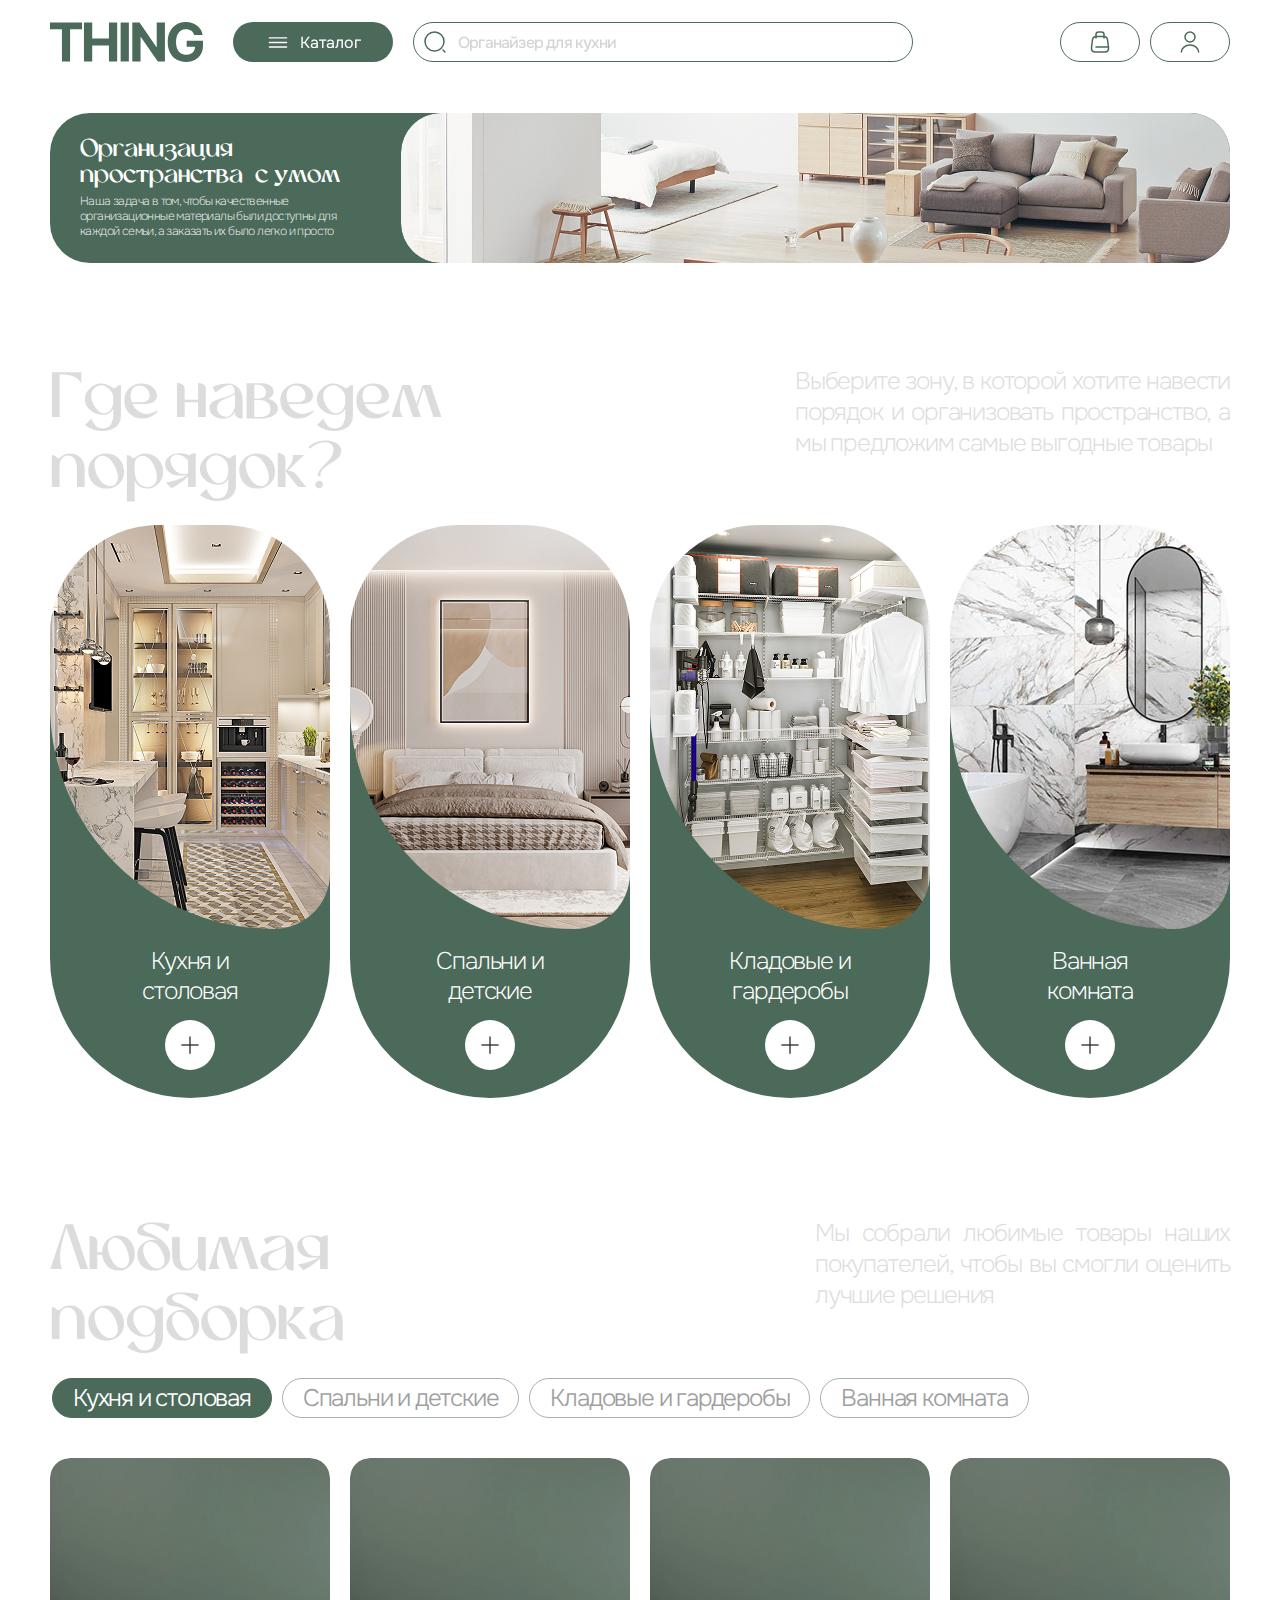
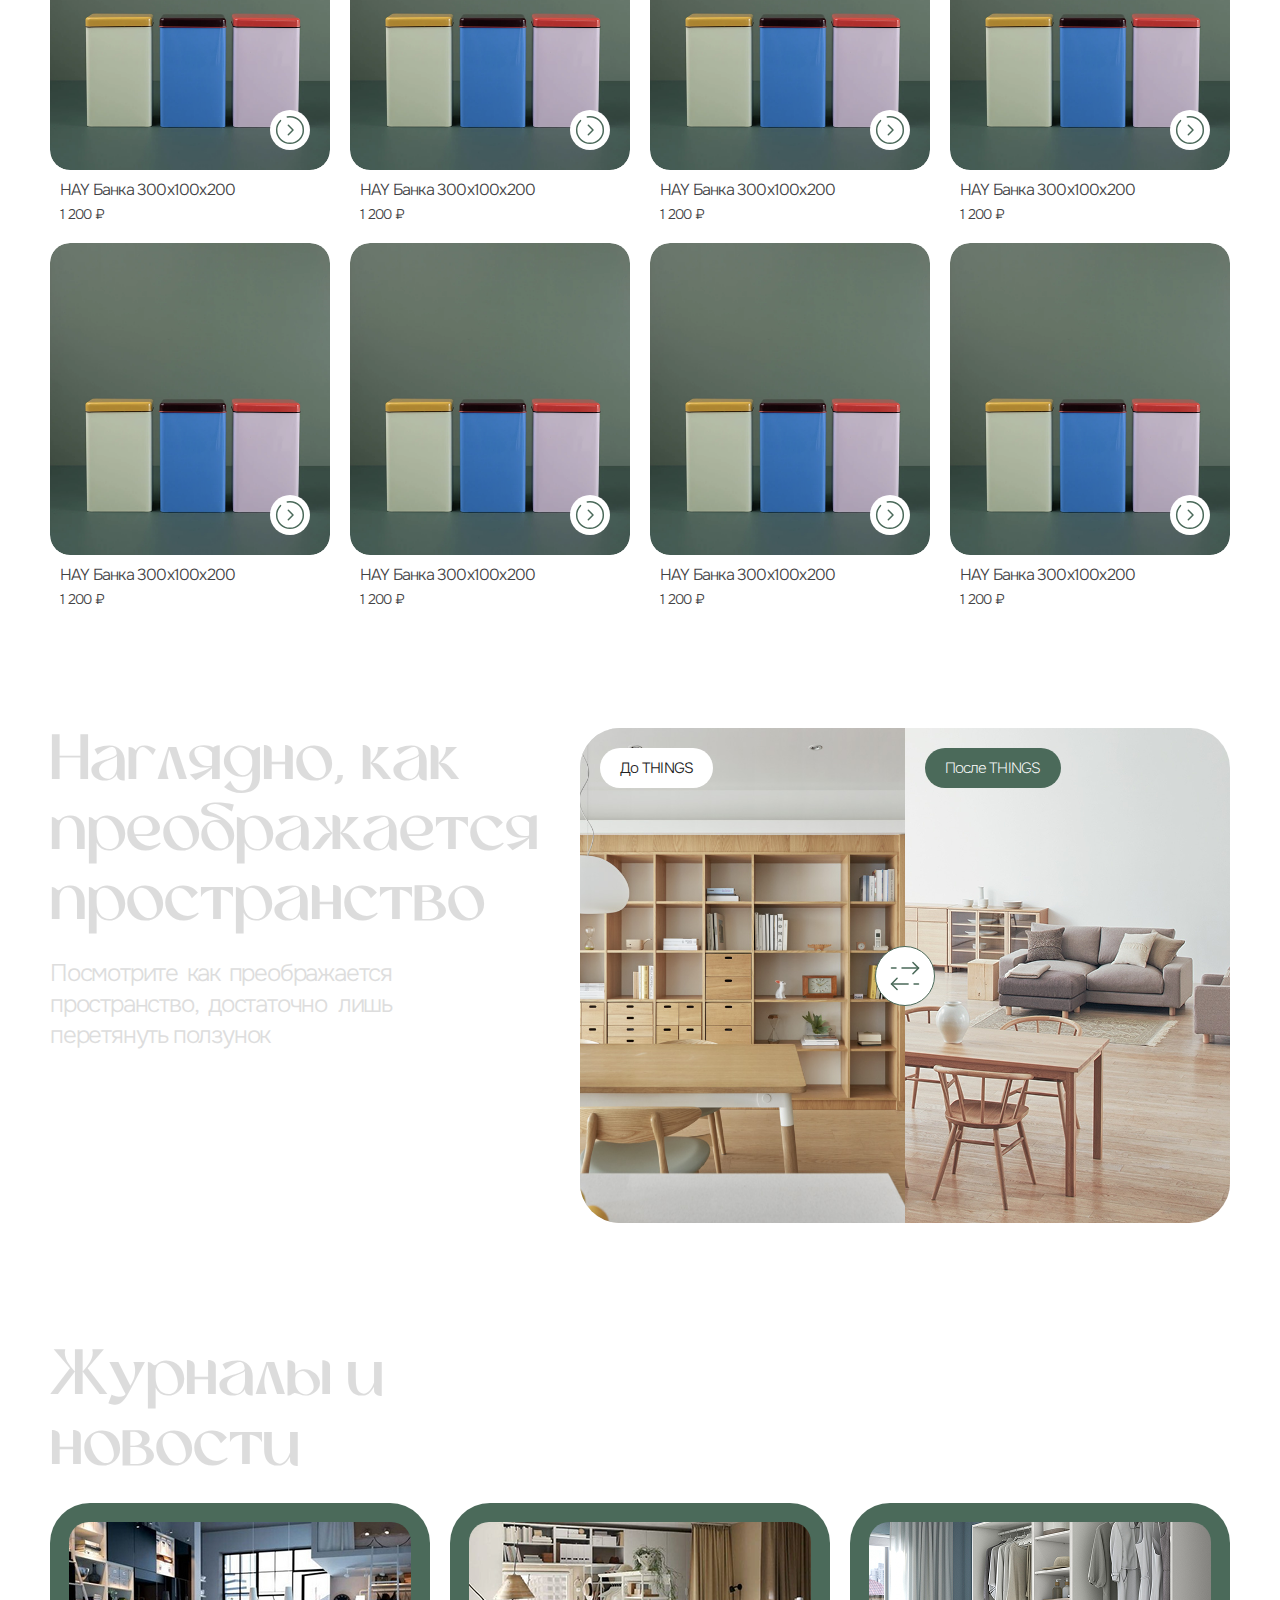
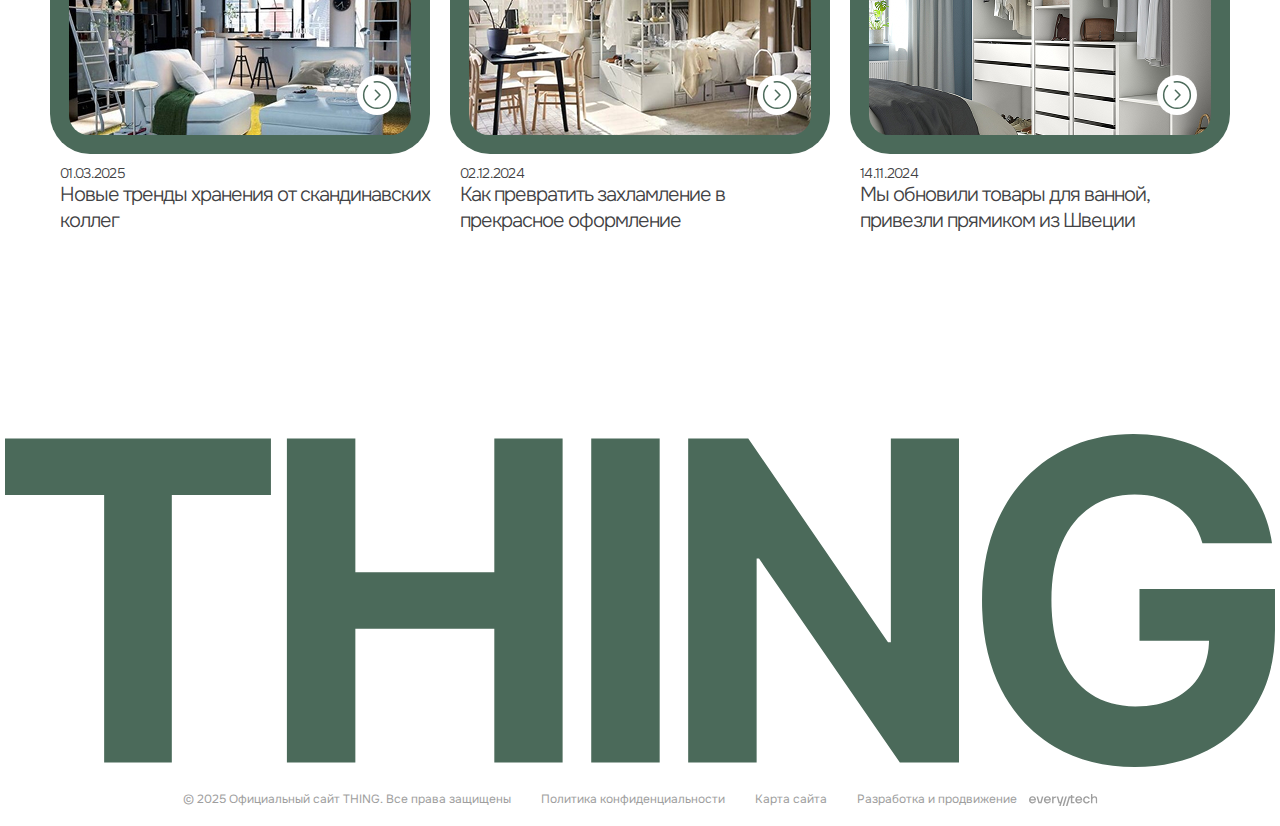
<file: index.html>
<!DOCTYPE html>
<html lang="ru">
<head>
    <meta charset="UTF-8">
    <meta name="viewport" content="width=device-width, initial-scale=1.0">
    <title>THING</title>
    <link rel="stylesheet" href="css/main.css">
    <link rel="preconnect" href="https://fonts.googleapis.com">
    <link rel="preconnect" href="https://fonts.gstatic.com" crossorigin>
    <link href="https://fonts.googleapis.com/css2?family=Inter:ital,opsz,wght@0,14..32,100..900;1,14..32,100..900&family=Onest:wght@100..900&family=Roboto:ital,wght@0,100..900;1,100..900&display=swap" rel="stylesheet">
    <script src="js/script.js" defer></script>
    <script src="js/modal.js" defer></script>
</head>
<body>
    <div class="modal-overlay">
        <form action="" class="modal-form">

            <button class="modal-form__close">
                <svg width="24" height="24" viewBox="0 0 24 24" fill="none" xmlns="http://www.w3.org/2000/svg">
                    <path d="M12 22C17.5 22 22 17.5 22 12C22 6.5 17.5 2 12 2C6.5 2 2 6.5 2 12C2 17.5 6.5 22 12 22Z" stroke="white" stroke-width="1.5" stroke-linecap="round" stroke-linejoin="round" />
                    <path d="M9.16992 14.8299L14.8299 9.16992" stroke="white" stroke-width="1.5" stroke-linecap="round" stroke-linejoin="round" />
                    <path d="M14.8299 14.8299L9.16992 9.16992" stroke="white" stroke-width="1.5" stroke-linecap="round" stroke-linejoin="round" />
                  </svg>
            </button>

            <h2>Привет!</h2>

            <div class="input-group">
                <div class="input-container">
                    <label for="login">Логин</label>
                    <input type="text" name="login" placeholder="Ваш логин">
                </div>

                <div class="input-container">
                    <label for="password">Пароль</label>
                    <input type="password" name="password" placeholder="*********************">
                </div>
            </div>

            <div class="modal-form__btns">
                <button type="submit" class="modal-form__btn filledBtn">Войти</button>
                <a href="#" class="modal-form__small-link">забыли логин или пароль?</a>
                <hr class="modal-form__line">
                <a href="#" class="modal-form__small-link">нет аккаунта?</a>
                <a class="modal-form__btn emptyBtn">Зарегистрироваться</a>
            </div>
        </form>
    </div>

    <div class="burger-container">
        <div class="burger-top">
            <button class="burger-menu__btn" id="closeBurger">
                <svg width="18" height="18" viewBox="0 0 29 29" fill="none" xmlns="http://www.w3.org/2000/svg">
                    <path d="M2.16992 26.1699L26.1699 2.16992" stroke="white" stroke-width="3.5" stroke-linecap="round" stroke-linejoin="round" />
                    <path d="M26.1699 26.1699L2.16992 2.16992" stroke="white" stroke-width="3.5" stroke-linecap="round" stroke-linejoin="round" />
                  </svg>
            </button>
    
            <div class="header__search-container">
                <input type="text" name="search" id="search" class="header__search" placeholder="Органайзер для кухни">
            </div>
    
            <div class="header__profile-actions">
                <a href="catalog.html" class="header__catalog-btn">
                    <svg width="24" height="22.86" viewBox="0 0 24 24" fill="none" xmlns="http://www.w3.org/2000/svg">
                        <path d="M3 7.23828H21" stroke="white" stroke-width="1.5" stroke-linecap="round" />
                        <path d="M3 12H21" stroke="white" stroke-width="1.5" stroke-linecap="round" />
                        <path d="M3 16.7617H21" stroke="white" stroke-width="1.5" stroke-linecap="round" />
                      </svg>
                    <p>Каталог</p>
                </a> 
                <a href="cart.html" class="profile-actions__btn">
                    <svg width="24" height="24" viewBox="0 0 24 24" fill="none" xmlns="http://www.w3.org/2000/svg">
                        <path d="M8.40002 6.5H15.6C19 6.5 19.34 8.09 19.57 10.03L20.47 17.53C20.76 19.99 20 22 16.5 22H7.51003C4.00003 22 3.24002 19.99 3.54002 17.53L4.44003 10.03C4.66003 8.09 5.00002 6.5 8.40002 6.5Z" stroke="#4B6A5A" stroke-width="1.5" stroke-linecap="round" stroke-linejoin="round" />
                        <path d="M8 8V4.5C8 3 9 2 10.5 2H13.5C15 2 16 3 16 4.5V8" stroke="#4B6A5A" stroke-width="1.5" stroke-linecap="round" stroke-linejoin="round" />
                        <path d="M20.41 17.0303H8" stroke="#4B6A5A" stroke-width="1.5" stroke-linecap="round" stroke-linejoin="round" />
                      </svg>
                </a>
                <a href="#" class="profile-actions__btn" id="profileBtn">
                    <svg width="24" height="24" viewBox="0 0 24 24" fill="none" xmlns="http://www.w3.org/2000/svg">
                        <path d="M12 12C14.7614 12 17 9.76142 17 7C17 4.23858 14.7614 2 12 2C9.23858 2 7 4.23858 7 7C7 9.76142 9.23858 12 12 12Z" stroke="#4B6A5A" stroke-width="1.5" stroke-linecap="round" stroke-linejoin="round" />
                        <path d="M20.5901 22C20.5901 18.13 16.7402 15 12.0002 15C7.26015 15 3.41016 18.13 3.41016 22" stroke="#4B6A5A" stroke-width="1.5" stroke-linecap="round" stroke-linejoin="round" />
                      </svg>
                </a>
                   
            </div>
        </div>
        <a href="index.html" class="logoHref">
            <img src="images/Subtitle.svg" alt="">
        </a>
    </div>

    <header class="header">
        <div class="header__content container">
            <div class="header__nav">
                <a href="index.html">
                    <svg width="153" height="40" viewBox="0 0 153 40" fill="none" xmlns="http://www.w3.org/2000/svg" class="logo-svg">
                        <path d="M0 7.31939V0.53232H32.0361V7.31939H20.094V39.4677H11.9421V7.31939H0Z" fill="#4B6A5A" />
                        <path d="M33.9598 39.4677V0.53232H42.2069V16.597H58.9487V0.53232H67.1768V39.4677H58.9487V23.384H42.2069V39.4677H33.9598Z" fill="#4B6A5A" />
                        <path d="M78.8713 0.53232V39.4677H70.6242V0.53232H78.8713Z" fill="#4B6A5A" />
                        <path d="M114.931 0.53232V39.4677H107.808L90.8372 14.962H90.5515V39.4677H82.3044V0.53232H89.542L106.379 25.019H106.722V0.53232H114.931Z" fill="#4B6A5A" />
                        <path d="M144.258 13.1179C143.991 12.1926 143.616 11.3752 143.134 10.6654C142.651 9.94297 142.061 9.3346 141.363 8.84031C140.677 8.33333 139.89 7.94677 139.001 7.68061C138.125 7.41445 137.153 7.28137 136.087 7.28137C134.093 7.28137 132.341 7.77567 130.83 8.76426C129.332 9.75285 128.163 11.1914 127.325 13.0798C126.487 14.9556 126.068 17.2497 126.068 19.962C126.068 22.6743 126.481 24.981 127.306 26.8821C128.132 28.7833 129.3 30.2345 130.811 31.2357C132.322 32.2243 134.106 32.7186 136.163 32.7186C138.03 32.7186 139.623 32.3891 140.944 31.73C142.277 31.0583 143.293 30.1141 143.991 28.8973C144.702 27.6806 145.058 26.2421 145.058 24.5817L146.734 24.8289H136.677V18.6312H153V23.5361C153 26.9582 152.276 29.8986 150.829 32.3574C149.381 34.8035 147.388 36.692 144.848 38.0228C142.309 39.3409 139.401 40 136.125 40C132.468 40 129.255 39.1952 126.487 37.5855C123.719 35.9632 121.561 33.6629 120.012 30.6844C118.475 27.6933 117.707 24.1445 117.707 20.038C117.707 16.8821 118.164 14.0684 119.078 11.597C120.005 9.1128 121.3 7.00887 122.964 5.28517C124.627 3.56147 126.564 2.24968 128.773 1.34981C130.982 0.449937 133.376 0 135.953 0C138.163 0 140.22 0.323195 142.124 0.969583C144.029 1.6033 145.718 2.50317 147.191 3.6692C148.676 4.83523 149.889 6.22307 150.829 7.8327C151.768 9.42966 152.371 11.1914 152.638 13.1179H144.258Z" fill="#4B6A5A" />
                      </svg>
                </a>

                <div class="header__nav-actions">
                    <a href="catalog.html" class="header__catalog-btn">
                            <svg width="24" height="22.86" viewBox="0 0 24 24" fill="none" xmlns="http://www.w3.org/2000/svg">
                                <path d="M3 7.23828H21" stroke="white" stroke-width="1.5" stroke-linecap="round" />
                                <path d="M3 12H21" stroke="white" stroke-width="1.5" stroke-linecap="round" />
                                <path d="M3 16.7617H21" stroke="white" stroke-width="1.5" stroke-linecap="round" />
                              </svg>
                            <p>Каталог</p>
                            </a>

                    <div class="header__search-container">
                        <input type="text" name="search" id="search" class="header__search" placeholder="Органайзер для кухни">
                    </div>
                      
                </div>
            </div>

            <div class="header__profile-actions">
                <a href="cart.html" class="profile-actions__btn">
                    <svg width="24" height="24" viewBox="0 0 24 24" fill="none" xmlns="http://www.w3.org/2000/svg">
                        <path d="M8.40002 6.5H15.6C19 6.5 19.34 8.09 19.57 10.03L20.47 17.53C20.76 19.99 20 22 16.5 22H7.51003C4.00003 22 3.24002 19.99 3.54002 17.53L4.44003 10.03C4.66003 8.09 5.00002 6.5 8.40002 6.5Z" stroke="#4B6A5A" stroke-width="1.5" stroke-linecap="round" stroke-linejoin="round" />
                        <path d="M8 8V4.5C8 3 9 2 10.5 2H13.5C15 2 16 3 16 4.5V8" stroke="#4B6A5A" stroke-width="1.5" stroke-linecap="round" stroke-linejoin="round" />
                        <path d="M20.41 17.0303H8" stroke="#4B6A5A" stroke-width="1.5" stroke-linecap="round" stroke-linejoin="round" />
                      </svg>
                </a>
                <a href="#" class="profile-actions__btn" id="profileBtn">
                    <svg width="24" height="24" viewBox="0 0 24 24" fill="none" xmlns="http://www.w3.org/2000/svg">
                        <path d="M12 12C14.7614 12 17 9.76142 17 7C17 4.23858 14.7614 2 12 2C9.23858 2 7 4.23858 7 7C7 9.76142 9.23858 12 12 12Z" stroke="#4B6A5A" stroke-width="1.5" stroke-linecap="round" stroke-linejoin="round" />
                        <path d="M20.5901 22C20.5901 18.13 16.7402 15 12.0002 15C7.26015 15 3.41016 18.13 3.41016 22" stroke="#4B6A5A" stroke-width="1.5" stroke-linecap="round" stroke-linejoin="round" />
                      </svg>
                </a>
                <button class="burger-menu__btn" id="openBurger">
                    <svg width="24" height="22.86" viewBox="0 0 24 24" fill="none" xmlns="http://www.w3.org/2000/svg">
                    <path d="M3 7.23828H21" stroke="white" stroke-width="1.5" stroke-linecap="round" />
                    <path d="M3 12H21" stroke="white" stroke-width="1.5" stroke-linecap="round" />
                    <path d="M3 16.7617H21" stroke="white" stroke-width="1.5" stroke-linecap="round" />
                  </svg>
                </button>
            </div>
        </div>
    </header>

    <div class="banner container">
        <div class="banner__text">
            <h2>Организация пространства  с умом</h2>
            <p>Наша задача в том, чтобы качественные организационные материалы были доступны для каждой семьи, а заказать их было легко и просто</p>
        </div>

        <div class="banner__img">
            <!-- <img src="images/banner.png" alt="" class="banner__img"> -->
        </div>
        
    </div>

    <div class="categories__block container">
        <div class="title__container">
            <h1>Где наведем порядок?</h1>
            <p>Выберите зону, в которой хотите навести порядок и организовать пространство, а мы предложим самые выгодные товары </p>
        </div>

        <div class="categories__container">
            <div class="category-card">
                <img src="images/kitchen.png" alt="" class="category-card__img">

                <div class="category-card__text">
                    <p>Кухня и столовая</p>

                    <a href="catalog.html" class="category-card__btn"><svg width="18" height="18" viewBox="0 0 18 18" fill="none" xmlns="http://www.w3.org/2000/svg">
                        <path d="M9 1V17" stroke="#222222" stroke-width="1.25" stroke-linecap="square" />
                        <path d="M17 9L1 9" stroke="#222222" stroke-width="1.25" stroke-linecap="square" />
                      </svg></a>
                </div>
            </div>

            <div class="category-card">
                <img src="images/bedroom.png" alt="" class="category-card__img">
                <div class="category-card__text">
                    <p>Спальни и детские</p>

                    <a href="catalog.html" class="category-card__btn"><svg width="18" height="18" viewBox="0 0 18 18" fill="none" xmlns="http://www.w3.org/2000/svg">
                        <path d="M9 1V17" stroke="#222222" stroke-width="1.25" stroke-linecap="square" />
                        <path d="M17 9L1 9" stroke="#222222" stroke-width="1.25" stroke-linecap="square" />
                      </svg></a>
                </div>
            </div>

            <div class="category-card">
                <img src="images/closet.png" alt="" class="category-card__img">
                <div class="category-card__text">
                    <p>Кладовые и гардеробы</p>

                    <a href="catalog.html" class="category-card__btn"><svg width="18" height="18" viewBox="0 0 18 18" fill="none" xmlns="http://www.w3.org/2000/svg">
                        <path d="M9 1V17" stroke="#222222" stroke-width="1.25" stroke-linecap="square" />
                        <path d="M17 9L1 9" stroke="#222222" stroke-width="1.25" stroke-linecap="square" />
                      </svg></a>
                </div>
            </div>

            <div class="category-card">
                <img src="images/bath.png" alt="" class="category-card__img">
                <div class="category-card__text">
                    <p>Ванная комната</p>

                    <a href="catalog.html" class="category-card__btn"><svg width="18" height="18" viewBox="0 0 18 18" fill="none" xmlns="http://www.w3.org/2000/svg">
                        <path d="M9 1V17" stroke="#222222" stroke-width="1.25" stroke-linecap="square" />
                        <path d="M17 9L1 9" stroke="#222222" stroke-width="1.25" stroke-linecap="square" />
                      </svg></a>
                </div>
            </div>
        </div>
    </div>

    <div class="bestsellers-block container">
        <div class="title__container">
            <h1>Любимая подборка</h1>
            <p>Мы собрали любимые товары наших покупателей, чтобы вы смогли оценить лучшие решения</p>
        </div>

        <div class="bestsellers__filter">
            <button class="filter__item filter__item-active">Кухня и столовая</button>
            <button class="filter__item">Спальни и детские</button>
            <button class="filter__item">Кладовые и гардеробы</button>
            <button class="filter__item">Ванная комната</button>
        </div>

        <div class="items-grid">
            <div class="item-card">
                <div class="item-card__image-container">
                    <img src="images/item.png" alt="">
                    <a href="product.html" class="item-btn">
                        <svg width="32" height="32" viewBox="0 0 32 32" fill="none" xmlns="http://www.w3.org/2000/svg">
                        <path d="M6.49366 6.65366C4.12033 9.05366 2.66699 12.3603 2.66699 16.0003C2.66699 23.3603 8.64033 29.3337 16.0003 29.3337C23.3603 29.3337 29.3337 23.3603 29.3337 16.0003C29.3337 8.64033 23.3603 2.66699 16.0003 2.66699C15.0803 2.66699 14.187 2.76033 13.307 2.93366" stroke="#4B6A5A" stroke-width="1.5" stroke-miterlimit="10" stroke-linecap="round" stroke-linejoin="round" />
                        <path d="M14.3203 20.7063L19.0136 15.9996L14.3203 11.293" stroke="#4B6A5A" stroke-width="1.5" stroke-linecap="round" stroke-linejoin="round" />
                      </svg>
                    </a>
                </div>

                <div class="item-card__text-container">
                    <h4>HAY Банка 300х100х200</h4>
                    <p>1 200 ₽</p>
                </div>
            </div>

            <div class="item-card">
                <div class="item-card__image-container">
                    <img src="images/item.png" alt="">
                    <a href="product.html" class="item-btn">
                        <svg width="32" height="32" viewBox="0 0 32 32" fill="none" xmlns="http://www.w3.org/2000/svg">
                        <path d="M6.49366 6.65366C4.12033 9.05366 2.66699 12.3603 2.66699 16.0003C2.66699 23.3603 8.64033 29.3337 16.0003 29.3337C23.3603 29.3337 29.3337 23.3603 29.3337 16.0003C29.3337 8.64033 23.3603 2.66699 16.0003 2.66699C15.0803 2.66699 14.187 2.76033 13.307 2.93366" stroke="#4B6A5A" stroke-width="1.5" stroke-miterlimit="10" stroke-linecap="round" stroke-linejoin="round" />
                        <path d="M14.3203 20.7063L19.0136 15.9996L14.3203 11.293" stroke="#4B6A5A" stroke-width="1.5" stroke-linecap="round" stroke-linejoin="round" />
                      </svg>
                    </a>
                </div>

                <div class="item-card__text-container">
                    <h4>HAY Банка 300х100х200</h4>
                    <p>1 200 ₽</p>
                </div>
            </div>

            <div class="item-card">
                <div class="item-card__image-container">
                    <img src="images/item.png" alt="">
                    <a href="product.html" class="item-btn">
                        <svg width="32" height="32" viewBox="0 0 32 32" fill="none" xmlns="http://www.w3.org/2000/svg">
                        <path d="M6.49366 6.65366C4.12033 9.05366 2.66699 12.3603 2.66699 16.0003C2.66699 23.3603 8.64033 29.3337 16.0003 29.3337C23.3603 29.3337 29.3337 23.3603 29.3337 16.0003C29.3337 8.64033 23.3603 2.66699 16.0003 2.66699C15.0803 2.66699 14.187 2.76033 13.307 2.93366" stroke="#4B6A5A" stroke-width="1.5" stroke-miterlimit="10" stroke-linecap="round" stroke-linejoin="round" />
                        <path d="M14.3203 20.7063L19.0136 15.9996L14.3203 11.293" stroke="#4B6A5A" stroke-width="1.5" stroke-linecap="round" stroke-linejoin="round" />
                      </svg>
                    </a>
                </div>

                <div class="item-card__text-container">
                    <h4>HAY Банка 300х100х200</h4>
                    <p>1 200 ₽</p>
                </div>
            </div>

            <div class="item-card">
                <div class="item-card__image-container">
                    <img src="images/item.png" alt="">
                    <a href="product.html" class="item-btn">
                        <svg width="32" height="32" viewBox="0 0 32 32" fill="none" xmlns="http://www.w3.org/2000/svg">
                        <path d="M6.49366 6.65366C4.12033 9.05366 2.66699 12.3603 2.66699 16.0003C2.66699 23.3603 8.64033 29.3337 16.0003 29.3337C23.3603 29.3337 29.3337 23.3603 29.3337 16.0003C29.3337 8.64033 23.3603 2.66699 16.0003 2.66699C15.0803 2.66699 14.187 2.76033 13.307 2.93366" stroke="#4B6A5A" stroke-width="1.5" stroke-miterlimit="10" stroke-linecap="round" stroke-linejoin="round" />
                        <path d="M14.3203 20.7063L19.0136 15.9996L14.3203 11.293" stroke="#4B6A5A" stroke-width="1.5" stroke-linecap="round" stroke-linejoin="round" />
                      </svg>
                    </a>
                </div>

                <div class="item-card__text-container">
                    <h4>HAY Банка 300х100х200</h4>
                    <p>1 200 ₽</p>
                </div>
            </div>

            <div class="item-card">
                <div class="item-card__image-container">
                    <img src="images/item.png" alt="">
                    <a href="product.html" class="item-btn">
                        <svg width="32" height="32" viewBox="0 0 32 32" fill="none" xmlns="http://www.w3.org/2000/svg">
                        <path d="M6.49366 6.65366C4.12033 9.05366 2.66699 12.3603 2.66699 16.0003C2.66699 23.3603 8.64033 29.3337 16.0003 29.3337C23.3603 29.3337 29.3337 23.3603 29.3337 16.0003C29.3337 8.64033 23.3603 2.66699 16.0003 2.66699C15.0803 2.66699 14.187 2.76033 13.307 2.93366" stroke="#4B6A5A" stroke-width="1.5" stroke-miterlimit="10" stroke-linecap="round" stroke-linejoin="round" />
                        <path d="M14.3203 20.7063L19.0136 15.9996L14.3203 11.293" stroke="#4B6A5A" stroke-width="1.5" stroke-linecap="round" stroke-linejoin="round" />
                      </svg>
                    </a>
                </div>

                <div class="item-card__text-container">
                    <h4>HAY Банка 300х100х200</h4>
                    <p>1 200 ₽</p>
                </div>
            </div>

            <div class="item-card">
                <div class="item-card__image-container">
                    <img src="images/item.png" alt="">
                    <a href="product.html" class="item-btn">
                        <svg width="32" height="32" viewBox="0 0 32 32" fill="none" xmlns="http://www.w3.org/2000/svg">
                        <path d="M6.49366 6.65366C4.12033 9.05366 2.66699 12.3603 2.66699 16.0003C2.66699 23.3603 8.64033 29.3337 16.0003 29.3337C23.3603 29.3337 29.3337 23.3603 29.3337 16.0003C29.3337 8.64033 23.3603 2.66699 16.0003 2.66699C15.0803 2.66699 14.187 2.76033 13.307 2.93366" stroke="#4B6A5A" stroke-width="1.5" stroke-miterlimit="10" stroke-linecap="round" stroke-linejoin="round" />
                        <path d="M14.3203 20.7063L19.0136 15.9996L14.3203 11.293" stroke="#4B6A5A" stroke-width="1.5" stroke-linecap="round" stroke-linejoin="round" />
                      </svg>
                    </a>
                </div>

                <div class="item-card__text-container">
                    <h4>HAY Банка 300х100х200</h4>
                    <p>1 200 ₽</p>
                </div>
            </div>

            <div class="item-card">
                <div class="item-card__image-container">
                    <img src="images/item.png" alt="">
                    <a href="product.html" class="item-btn">
                        <svg width="32" height="32" viewBox="0 0 32 32" fill="none" xmlns="http://www.w3.org/2000/svg">
                        <path d="M6.49366 6.65366C4.12033 9.05366 2.66699 12.3603 2.66699 16.0003C2.66699 23.3603 8.64033 29.3337 16.0003 29.3337C23.3603 29.3337 29.3337 23.3603 29.3337 16.0003C29.3337 8.64033 23.3603 2.66699 16.0003 2.66699C15.0803 2.66699 14.187 2.76033 13.307 2.93366" stroke="#4B6A5A" stroke-width="1.5" stroke-miterlimit="10" stroke-linecap="round" stroke-linejoin="round" />
                        <path d="M14.3203 20.7063L19.0136 15.9996L14.3203 11.293" stroke="#4B6A5A" stroke-width="1.5" stroke-linecap="round" stroke-linejoin="round" />
                      </svg>
                    </a>
                </div>

                <div class="item-card__text-container">
                    <h4>HAY Банка 300х100х200</h4>
                    <p>1 200 ₽</p>
                </div>
            </div>

            <div class="item-card">
                <div class="item-card__image-container">
                    <img src="images/item.png" alt="">
                    <a href="product.html" class="item-btn">
                        <svg width="32" height="32" viewBox="0 0 32 32" fill="none" xmlns="http://www.w3.org/2000/svg">
                        <path d="M6.49366 6.65366C4.12033 9.05366 2.66699 12.3603 2.66699 16.0003C2.66699 23.3603 8.64033 29.3337 16.0003 29.3337C23.3603 29.3337 29.3337 23.3603 29.3337 16.0003C29.3337 8.64033 23.3603 2.66699 16.0003 2.66699C15.0803 2.66699 14.187 2.76033 13.307 2.93366" stroke="#4B6A5A" stroke-width="1.5" stroke-miterlimit="10" stroke-linecap="round" stroke-linejoin="round" />
                        <path d="M14.3203 20.7063L19.0136 15.9996L14.3203 11.293" stroke="#4B6A5A" stroke-width="1.5" stroke-linecap="round" stroke-linejoin="round" />
                      </svg>
                    </a>
                </div>

                <div class="item-card__text-container">
                    <h4>HAY Банка 300х100х200</h4>
                    <p>1 200 ₽</p>
                </div>
            </div>
        </div>
    </div>

    <div class="example-block container">
        <div class="title__container">
            <h1>Наглядно, как преображается пространство</h1>
            <p>Посмотрите как преображается пространство, достаточно лишь перетянуть ползунок</p>
        </div>

        <div class="slider-container">
            <div class="slider before">
                <img src="images/beforeImg.jpg" alt="До">
                <div class="slider__label">До THINGS</div>
            </div>
            <div class="slider after">
                <img src="images/afterImg.png" alt="После">
                <div class="slider__label">После THINGS</div>
            </div>
            <div class="slider-divider">
                <div class="handle">
                    <svg width="36" height="36" viewBox="0 0 36 36" fill="none" xmlns="http://www.w3.org/2000/svg">
                        <path d="M25.9199 15.6756L31.4999 10.0956L25.9199 4.51562" stroke="#4B6A5A" stroke-width="1.5" stroke-linecap="round" stroke-linejoin="round" />
                        <path d="M15.0146 10.0957H31.4996" stroke="#4B6A5A" stroke-width="1.5" stroke-linecap="round" stroke-linejoin="round" />
                        <path d="M4.5 10.0957H8.98499" stroke="#4B6A5A" stroke-width="1.5" stroke-linecap="round" stroke-linejoin="round" />
                        <path d="M10.08 20.3262L4.5 25.9062L10.08 31.4862" stroke="#4B6A5A" stroke-width="1.5" stroke-linecap="round" stroke-linejoin="round" />
                        <path d="M4.5 25.9062H21.135" stroke="#4B6A5A" stroke-width="1.5" stroke-linecap="round" stroke-linejoin="round" />
                        <path d="M31.4999 25.9062H27.0449" stroke="#4B6A5A" stroke-width="1.5" stroke-linecap="round" stroke-linejoin="round" />
                      </svg>
                </div>
            </div>
        </div>
    </div>

    <div class="news-block container">
        <div class="title__container">
            <h1>Журналы и новости</h1>
        </div>

        <div class="news-grid">
            <div class="news-card">
                <div class="news-card__img">
                    <img src="images/news1.png" alt="">
                    <a href="#" class="news-card__btn">
                        <svg width="32" height="32" viewBox="0 0 32 32" fill="none" xmlns="http://www.w3.org/2000/svg">
                            <path d="M6.49366 6.65268C4.12033 9.05268 2.66699 12.3593 2.66699 15.9993C2.66699 23.3593 8.64033 29.3327 16.0003 29.3327C23.3603 29.3327 29.3337 23.3593 29.3337 15.9993C29.3337 8.63935 23.3603 2.66602 16.0003 2.66602C15.0803 2.66602 14.187 2.75935 13.307 2.93268" stroke="#4B6A5A" stroke-width="1.5" stroke-miterlimit="10" stroke-linecap="round" stroke-linejoin="round" />
                            <path d="M14.3203 20.7063L19.0136 15.9996L14.3203 11.293" stroke="#4B6A5A" stroke-width="1.5" stroke-linecap="round" stroke-linejoin="round" />
                          </svg>
                    </a>
                </div>

                <div class="news-card__text">
                    <p>01.03.2025</p>
                    <h3>Новые тренды хранения от скандинавских коллег</h3>
                </div>
            </div>

            <div class="news-card">
                <div class="news-card__img">
                    <img src="images/news2.png" alt="">
                    <a href="#" class="news-card__btn">
                        <svg width="32" height="32" viewBox="0 0 32 32" fill="none" xmlns="http://www.w3.org/2000/svg">
                            <path d="M6.49366 6.65268C4.12033 9.05268 2.66699 12.3593 2.66699 15.9993C2.66699 23.3593 8.64033 29.3327 16.0003 29.3327C23.3603 29.3327 29.3337 23.3593 29.3337 15.9993C29.3337 8.63935 23.3603 2.66602 16.0003 2.66602C15.0803 2.66602 14.187 2.75935 13.307 2.93268" stroke="#4B6A5A" stroke-width="1.5" stroke-miterlimit="10" stroke-linecap="round" stroke-linejoin="round" />
                            <path d="M14.3203 20.7063L19.0136 15.9996L14.3203 11.293" stroke="#4B6A5A" stroke-width="1.5" stroke-linecap="round" stroke-linejoin="round" />
                          </svg>
                    </a>
                </div>

                <div class="news-card__text">
                    <p>02.12.2024</p>
                    <h3>Как превратить захламление в прекрасное оформление</h3>
                </div>
            </div>

            <div class="news-card">
                <div class="news-card__img">
                    <img src="images/news3.png" alt="">
                    <a href="#" class="news-card__btn">
                        <svg width="32" height="32" viewBox="0 0 32 32" fill="none" xmlns="http://www.w3.org/2000/svg">
                            <path d="M6.49366 6.65268C4.12033 9.05268 2.66699 12.3593 2.66699 15.9993C2.66699 23.3593 8.64033 29.3327 16.0003 29.3327C23.3603 29.3327 29.3337 23.3593 29.3337 15.9993C29.3337 8.63935 23.3603 2.66602 16.0003 2.66602C15.0803 2.66602 14.187 2.75935 13.307 2.93268" stroke="#4B6A5A" stroke-width="1.5" stroke-miterlimit="10" stroke-linecap="round" stroke-linejoin="round" />
                            <path d="M14.3203 20.7063L19.0136 15.9996L14.3203 11.293" stroke="#4B6A5A" stroke-width="1.5" stroke-linecap="round" stroke-linejoin="round" />
                          </svg>
                    </a>
                </div>

                <div class="news-card__text">
                    <p>14.11.2024</p>
                    <h3>Мы обновили товары для ванной, привезли прямиком из Швеции</h3>
                </div>
            </div>
        </div>
    </div>

    <footer>
        <img src="images/Subtitle.svg" alt="" class="footer__logo">

        <div class="footer__text">
            <p>© 2025 Официальный сайт THING. Все права защищены</p>

            <a href="#">Политика конфиденциальности</a>
            <a href="#">Карта сайта</a>

            <div class="everytech">
                <p>Разработка и продвижение</p>

                <a href="https://every-tech.ru/"><img src="images/everytech.svg" alt="">
                </a>
            </div>
        </div>
    </footer>
</body>
</html>
</file>
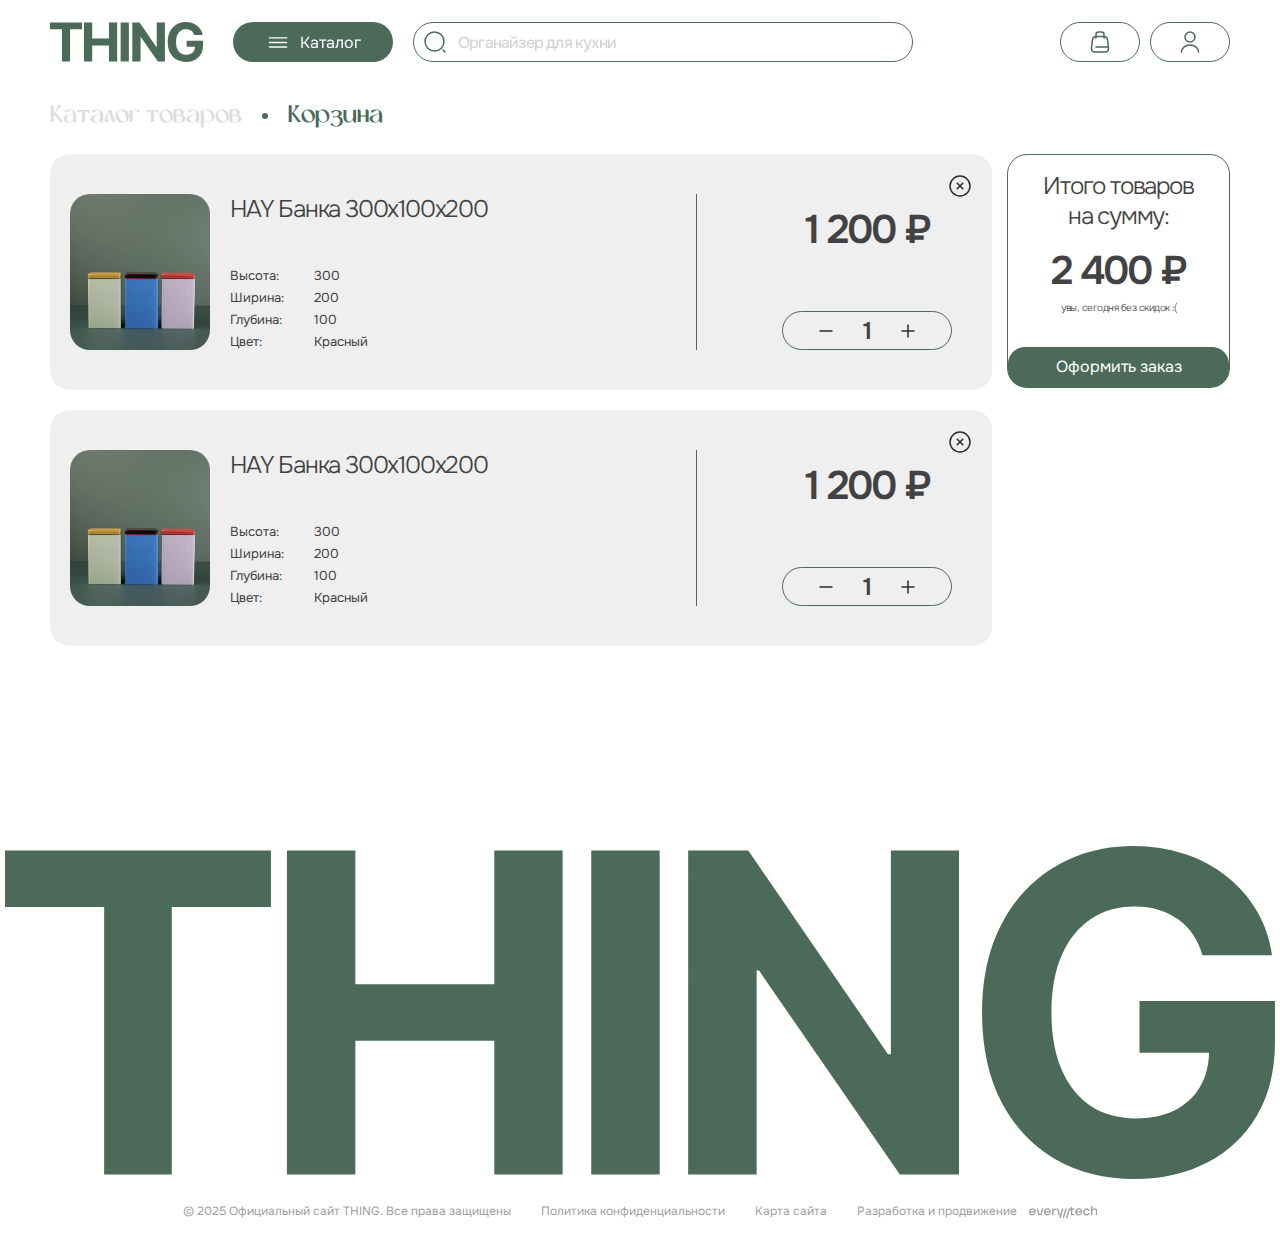
<file: cart.html>
<!DOCTYPE html>
<html lang="en">
<head>
    <meta charset="UTF-8">
    <meta name="viewport" content="width=device-width, initial-scale=1.0">
    <title>THING</title>
    <link rel="stylesheet" href="css/main.css">
    <link rel="preconnect" href="https://fonts.googleapis.com">
    <link rel="preconnect" href="https://fonts.gstatic.com" crossorigin>
    <link href="https://fonts.googleapis.com/css2?family=Inter:ital,opsz,wght@0,14..32,100..900;1,14..32,100..900&family=Onest:wght@100..900&family=Roboto:ital,wght@0,100..900;1,100..900&display=swap" rel="stylesheet">
    <script src="js/modal.js" defer></script>
</head>
<body>
    <div class="burger-container">
        <div class="burger-top">
            <button class="burger-menu__btn" id="closeBurger">
                <svg width="18" height="18" viewBox="0 0 29 29" fill="none" xmlns="http://www.w3.org/2000/svg">
                    <path d="M2.16992 26.1699L26.1699 2.16992" stroke="white" stroke-width="3.5" stroke-linecap="round" stroke-linejoin="round" />
                    <path d="M26.1699 26.1699L2.16992 2.16992" stroke="white" stroke-width="3.5" stroke-linecap="round" stroke-linejoin="round" />
                  </svg>
            </button>
    
            <div class="header__search-container">
                <input type="text" name="search" id="search" class="header__search" placeholder="Органайзер для кухни">
            </div>
    
            <div class="header__profile-actions">
                <a href="catalog.html" class="header__catalog-btn">
                    <svg width="24" height="22.86" viewBox="0 0 24 24" fill="none" xmlns="http://www.w3.org/2000/svg">
                        <path d="M3 7.23828H21" stroke="white" stroke-width="1.5" stroke-linecap="round" />
                        <path d="M3 12H21" stroke="white" stroke-width="1.5" stroke-linecap="round" />
                        <path d="M3 16.7617H21" stroke="white" stroke-width="1.5" stroke-linecap="round" />
                      </svg>
                    <p>Каталог</p>
                </a> 
                <a href="cart.html" class="profile-actions__btn">
                    <svg width="24" height="24" viewBox="0 0 24 24" fill="none" xmlns="http://www.w3.org/2000/svg">
                        <path d="M8.40002 6.5H15.6C19 6.5 19.34 8.09 19.57 10.03L20.47 17.53C20.76 19.99 20 22 16.5 22H7.51003C4.00003 22 3.24002 19.99 3.54002 17.53L4.44003 10.03C4.66003 8.09 5.00002 6.5 8.40002 6.5Z" stroke="#4B6A5A" stroke-width="1.5" stroke-linecap="round" stroke-linejoin="round" />
                        <path d="M8 8V4.5C8 3 9 2 10.5 2H13.5C15 2 16 3 16 4.5V8" stroke="#4B6A5A" stroke-width="1.5" stroke-linecap="round" stroke-linejoin="round" />
                        <path d="M20.41 17.0303H8" stroke="#4B6A5A" stroke-width="1.5" stroke-linecap="round" stroke-linejoin="round" />
                      </svg>
                </a>
                <a href="#" class="profile-actions__btn" id="profileBtn">
                    <svg width="24" height="24" viewBox="0 0 24 24" fill="none" xmlns="http://www.w3.org/2000/svg">
                        <path d="M12 12C14.7614 12 17 9.76142 17 7C17 4.23858 14.7614 2 12 2C9.23858 2 7 4.23858 7 7C7 9.76142 9.23858 12 12 12Z" stroke="#4B6A5A" stroke-width="1.5" stroke-linecap="round" stroke-linejoin="round" />
                        <path d="M20.5901 22C20.5901 18.13 16.7402 15 12.0002 15C7.26015 15 3.41016 18.13 3.41016 22" stroke="#4B6A5A" stroke-width="1.5" stroke-linecap="round" stroke-linejoin="round" />
                      </svg>
                </a>
                   
            </div>
        </div>
        <a href="index.html" class="logoHref">
            <img src="images/Subtitle.svg" alt="">
        </a>
    </div>

    <div class="modal-overlay">
        <form action="" class="modal-form">

            <button class="modal-form__close">
                <svg width="24" height="24" viewBox="0 0 24 24" fill="none" xmlns="http://www.w3.org/2000/svg">
                    <path d="M12 22C17.5 22 22 17.5 22 12C22 6.5 17.5 2 12 2C6.5 2 2 6.5 2 12C2 17.5 6.5 22 12 22Z" stroke="white" stroke-width="1.5" stroke-linecap="round" stroke-linejoin="round" />
                    <path d="M9.16992 14.8299L14.8299 9.16992" stroke="white" stroke-width="1.5" stroke-linecap="round" stroke-linejoin="round" />
                    <path d="M14.8299 14.8299L9.16992 9.16992" stroke="white" stroke-width="1.5" stroke-linecap="round" stroke-linejoin="round" />
                  </svg>
            </button>

            <h2>Привет!</h2>

            <div class="input-group">
                <div class="input-container">
                    <label for="login">Логин</label>
                    <input type="text" name="login" placeholder="Ваш логин">
                </div>

                <div class="input-container">
                    <label for="password">Пароль</label>
                    <input type="password" name="password" placeholder="*********************">
                </div>
            </div>

            <div class="modal-form__btns">
                <button type="submit" class="modal-form__btn filledBtn">Войти</button>
                <a href="#" class="modal-form__small-link">забыли логин или пароль?</a>
                <hr class="modal-form__line">
                <a href="#" class="modal-form__small-link">нет аккаунта?</a>
                <a class="modal-form__btn emptyBtn">Зарегистрироваться</a>
            </div>
        </form>
    </div>
    <header class="header">
        <div class="header__content container">
            <div class="header__nav">
                <a href="index.html">
                    <svg width="153" height="40" viewBox="0 0 153 40" fill="none" xmlns="http://www.w3.org/2000/svg" class="logo-svg">
                        <path d="M0 7.31939V0.53232H32.0361V7.31939H20.094V39.4677H11.9421V7.31939H0Z" fill="#4B6A5A" />
                        <path d="M33.9598 39.4677V0.53232H42.2069V16.597H58.9487V0.53232H67.1768V39.4677H58.9487V23.384H42.2069V39.4677H33.9598Z" fill="#4B6A5A" />
                        <path d="M78.8713 0.53232V39.4677H70.6242V0.53232H78.8713Z" fill="#4B6A5A" />
                        <path d="M114.931 0.53232V39.4677H107.808L90.8372 14.962H90.5515V39.4677H82.3044V0.53232H89.542L106.379 25.019H106.722V0.53232H114.931Z" fill="#4B6A5A" />
                        <path d="M144.258 13.1179C143.991 12.1926 143.616 11.3752 143.134 10.6654C142.651 9.94297 142.061 9.3346 141.363 8.84031C140.677 8.33333 139.89 7.94677 139.001 7.68061C138.125 7.41445 137.153 7.28137 136.087 7.28137C134.093 7.28137 132.341 7.77567 130.83 8.76426C129.332 9.75285 128.163 11.1914 127.325 13.0798C126.487 14.9556 126.068 17.2497 126.068 19.962C126.068 22.6743 126.481 24.981 127.306 26.8821C128.132 28.7833 129.3 30.2345 130.811 31.2357C132.322 32.2243 134.106 32.7186 136.163 32.7186C138.03 32.7186 139.623 32.3891 140.944 31.73C142.277 31.0583 143.293 30.1141 143.991 28.8973C144.702 27.6806 145.058 26.2421 145.058 24.5817L146.734 24.8289H136.677V18.6312H153V23.5361C153 26.9582 152.276 29.8986 150.829 32.3574C149.381 34.8035 147.388 36.692 144.848 38.0228C142.309 39.3409 139.401 40 136.125 40C132.468 40 129.255 39.1952 126.487 37.5855C123.719 35.9632 121.561 33.6629 120.012 30.6844C118.475 27.6933 117.707 24.1445 117.707 20.038C117.707 16.8821 118.164 14.0684 119.078 11.597C120.005 9.1128 121.3 7.00887 122.964 5.28517C124.627 3.56147 126.564 2.24968 128.773 1.34981C130.982 0.449937 133.376 0 135.953 0C138.163 0 140.22 0.323195 142.124 0.969583C144.029 1.6033 145.718 2.50317 147.191 3.6692C148.676 4.83523 149.889 6.22307 150.829 7.8327C151.768 9.42966 152.371 11.1914 152.638 13.1179H144.258Z" fill="#4B6A5A" />
                      </svg>
                </a>

                <div class="header__nav-actions">
                    <a href="catalog.html" class="header__catalog-btn">
                            <svg width="24" height="22.86" viewBox="0 0 24 24" fill="none" xmlns="http://www.w3.org/2000/svg">
                                <path d="M3 7.23828H21" stroke="white" stroke-width="1.5" stroke-linecap="round" />
                                <path d="M3 12H21" stroke="white" stroke-width="1.5" stroke-linecap="round" />
                                <path d="M3 16.7617H21" stroke="white" stroke-width="1.5" stroke-linecap="round" />
                              </svg>
                            <p>Каталог</p>
                            </a>

                    <div class="header__search-container">
                        <input type="text" name="search" id="search" class="header__search" placeholder="Органайзер для кухни">
                    </div>
                      
                </div>
            </div>

            <div class="header__profile-actions">
                <a href="cart.html" class="profile-actions__btn">
                    <svg width="24" height="24" viewBox="0 0 24 24" fill="none" xmlns="http://www.w3.org/2000/svg">
                        <path d="M8.40002 6.5H15.6C19 6.5 19.34 8.09 19.57 10.03L20.47 17.53C20.76 19.99 20 22 16.5 22H7.51003C4.00003 22 3.24002 19.99 3.54002 17.53L4.44003 10.03C4.66003 8.09 5.00002 6.5 8.40002 6.5Z" stroke="#4B6A5A" stroke-width="1.5" stroke-linecap="round" stroke-linejoin="round" />
                        <path d="M8 8V4.5C8 3 9 2 10.5 2H13.5C15 2 16 3 16 4.5V8" stroke="#4B6A5A" stroke-width="1.5" stroke-linecap="round" stroke-linejoin="round" />
                        <path d="M20.41 17.0303H8" stroke="#4B6A5A" stroke-width="1.5" stroke-linecap="round" stroke-linejoin="round" />
                      </svg>
                </a>
                <a href="#" class="profile-actions__btn" id="profileBtn">
                    <svg width="24" height="24" viewBox="0 0 24 24" fill="none" xmlns="http://www.w3.org/2000/svg">
                        <path d="M12 12C14.7614 12 17 9.76142 17 7C17 4.23858 14.7614 2 12 2C9.23858 2 7 4.23858 7 7C7 9.76142 9.23858 12 12 12Z" stroke="#4B6A5A" stroke-width="1.5" stroke-linecap="round" stroke-linejoin="round" />
                        <path d="M20.5901 22C20.5901 18.13 16.7402 15 12.0002 15C7.26015 15 3.41016 18.13 3.41016 22" stroke="#4B6A5A" stroke-width="1.5" stroke-linecap="round" stroke-linejoin="round" />
                      </svg>
                </a>
                <button class="burger-menu__btn" id="openBurger">
                    <svg width="24" height="22.86" viewBox="0 0 24 24" fill="none" xmlns="http://www.w3.org/2000/svg">
                    <path d="M3 7.23828H21" stroke="white" stroke-width="1.5" stroke-linecap="round" />
                    <path d="M3 12H21" stroke="white" stroke-width="1.5" stroke-linecap="round" />
                    <path d="M3 16.7617H21" stroke="white" stroke-width="1.5" stroke-linecap="round" />
                  </svg>
                </button>
            </div>
        </div>
    </header>

    <div class="page container">
        <div class="breadcrumbs">
            <a href="catalog.html" class="gray">Каталог товаров</a>
            <svg width="6" height="6" viewBox="0 0 6 6" fill="none" xmlns="http://www.w3.org/2000/svg">
                <circle cx="3" cy="3" r="3" fill="#4B6A5A" />
              </svg>
            <h2 class="brand-color">Корзина</h2>
        </div>

        <div class="cart-container">
            <div class="cart__items-grid">
                <div class="cart-item">

                    <button class="cart-item__delete-btn"><svg width="24" height="24" viewBox="0 0 24 24" fill="none" xmlns="http://www.w3.org/2000/svg">
                        <path d="M12 22C17.5 22 22 17.5 22 12C22 6.5 17.5 2 12 2C6.5 2 2 6.5 2 12C2 17.5 6.5 22 12 22Z" stroke="#292D32" stroke-width="1.5" stroke-linecap="round" stroke-linejoin="round" />
                        <path d="M9.16992 14.8299L14.8299 9.16992" stroke="#292D32" stroke-width="1.5" stroke-linecap="round" stroke-linejoin="round" />
                        <path d="M14.8299 14.8299L9.16992 9.16992" stroke="#292D32" stroke-width="1.5" stroke-linecap="round" stroke-linejoin="round" />
                      </svg>
                    </button>

                    <div class="cart-item__item-container">
                        <img src="images/item.png" alt="">

                        <div class="item-info">
                            <h3>HAY Банка 300х100х200</h3>

                            <div class="specs">
                                <span>Высота:</span> <span>300</span>
                                <span>Ширина:</span> <span>200</span>
                                <span>Глубина:</span> <span>100</span>
                                <span>Цвет:</span> <span>Красный</span>
                            </div>
                        </div>
                    </div>

                    <div class="cart-item__summary-container">
                        <hr class="cart-item__divider">

                        <div class="cart-item__price-counter">
                            <h3>1 200 ₽</h3>

                            <div class="counter">
                                <button><svg width="24" height="24" viewBox="0 0 24 24" fill="none" xmlns="http://www.w3.org/2000/svg">
                                    <path d="M6 12H18" stroke="#292D32" stroke-width="1.5" stroke-linecap="round" stroke-linejoin="round" />
                                  </svg>
                                </button>

                                <h5>1</h5>

                                <button><svg width="24" height="24" viewBox="0 0 24 24" fill="none" xmlns="http://www.w3.org/2000/svg">
                                    <path d="M6 12H18" stroke="#292D32" stroke-width="1.5" stroke-linecap="round" stroke-linejoin="round" />
                                    <path d="M12 18V6" stroke="#292D32" stroke-width="1.5" stroke-linecap="round" stroke-linejoin="round" />
                                  </svg>
                                </button>
                            </div>
                        </div>
                    </div>  
                </div>

                <div class="cart-item">

                    <button class="cart-item__delete-btn"><svg width="24" height="24" viewBox="0 0 24 24" fill="none" xmlns="http://www.w3.org/2000/svg">
                        <path d="M12 22C17.5 22 22 17.5 22 12C22 6.5 17.5 2 12 2C6.5 2 2 6.5 2 12C2 17.5 6.5 22 12 22Z" stroke="#292D32" stroke-width="1.5" stroke-linecap="round" stroke-linejoin="round" />
                        <path d="M9.16992 14.8299L14.8299 9.16992" stroke="#292D32" stroke-width="1.5" stroke-linecap="round" stroke-linejoin="round" />
                        <path d="M14.8299 14.8299L9.16992 9.16992" stroke="#292D32" stroke-width="1.5" stroke-linecap="round" stroke-linejoin="round" />
                      </svg>
                    </button>

                    <div class="cart-item__item-container">
                        <img src="images/item.png" alt="">

                        <div class="item-info">
                            <h3>HAY Банка 300х100х200</h3>

                            <div class="specs">
                                <span>Высота:</span> <span>300</span>
                                <span>Ширина:</span> <span>200</span>
                                <span>Глубина:</span> <span>100</span>
                                <span>Цвет:</span> <span>Красный</span>
                            </div>
                        </div>
                    </div>

                    <div class="cart-item__summary-container">
                        <hr class="cart-item__divider">

                        <div class="cart-item__price-counter">
                            <h3>1 200 ₽</h3>

                            <div class="counter">
                                <button><svg width="24" height="24" viewBox="0 0 24 24" fill="none" xmlns="http://www.w3.org/2000/svg">
                                    <path d="M6 12H18" stroke="#292D32" stroke-width="1.5" stroke-linecap="round" stroke-linejoin="round" />
                                  </svg>
                                </button>

                                <h5>1</h5>

                                <button><svg width="24" height="24" viewBox="0 0 24 24" fill="none" xmlns="http://www.w3.org/2000/svg">
                                    <path d="M6 12H18" stroke="#292D32" stroke-width="1.5" stroke-linecap="round" stroke-linejoin="round" />
                                    <path d="M12 18V6" stroke="#292D32" stroke-width="1.5" stroke-linecap="round" stroke-linejoin="round" />
                                  </svg>
                                </button>
                            </div>
                        </div>
                    </div>  
                </div>
            </div>

            <div class="cart__total-container">
                <h5>Итого товаров<br>на сумму:</h5>
                <h3>2 400 ₽</h3>
                <p>увы, сегодня без скидок :&#40</p>
                <a href="order.html" class="cart__total-btn">Оформить заказ</a>
            </div>
        </div>
    </div>

    <footer>
        <img src="images/Subtitle.svg" alt="" class="footer__logo">

        <div class="footer__text">
            <p>© 2025 Официальный сайт THING. Все права защищены</p>

            <a href="#">Политика конфиденциальности</a>
            <a href="#">Карта сайта</a>

            <div class="everytech">
                <p>Разработка и продвижение</p>

                <a href="https://every-tech.ru/"><img src="images/everytech.svg" alt="">
                </a>
            </div>
        </div>
    </footer>

</body>
</html>
</file>
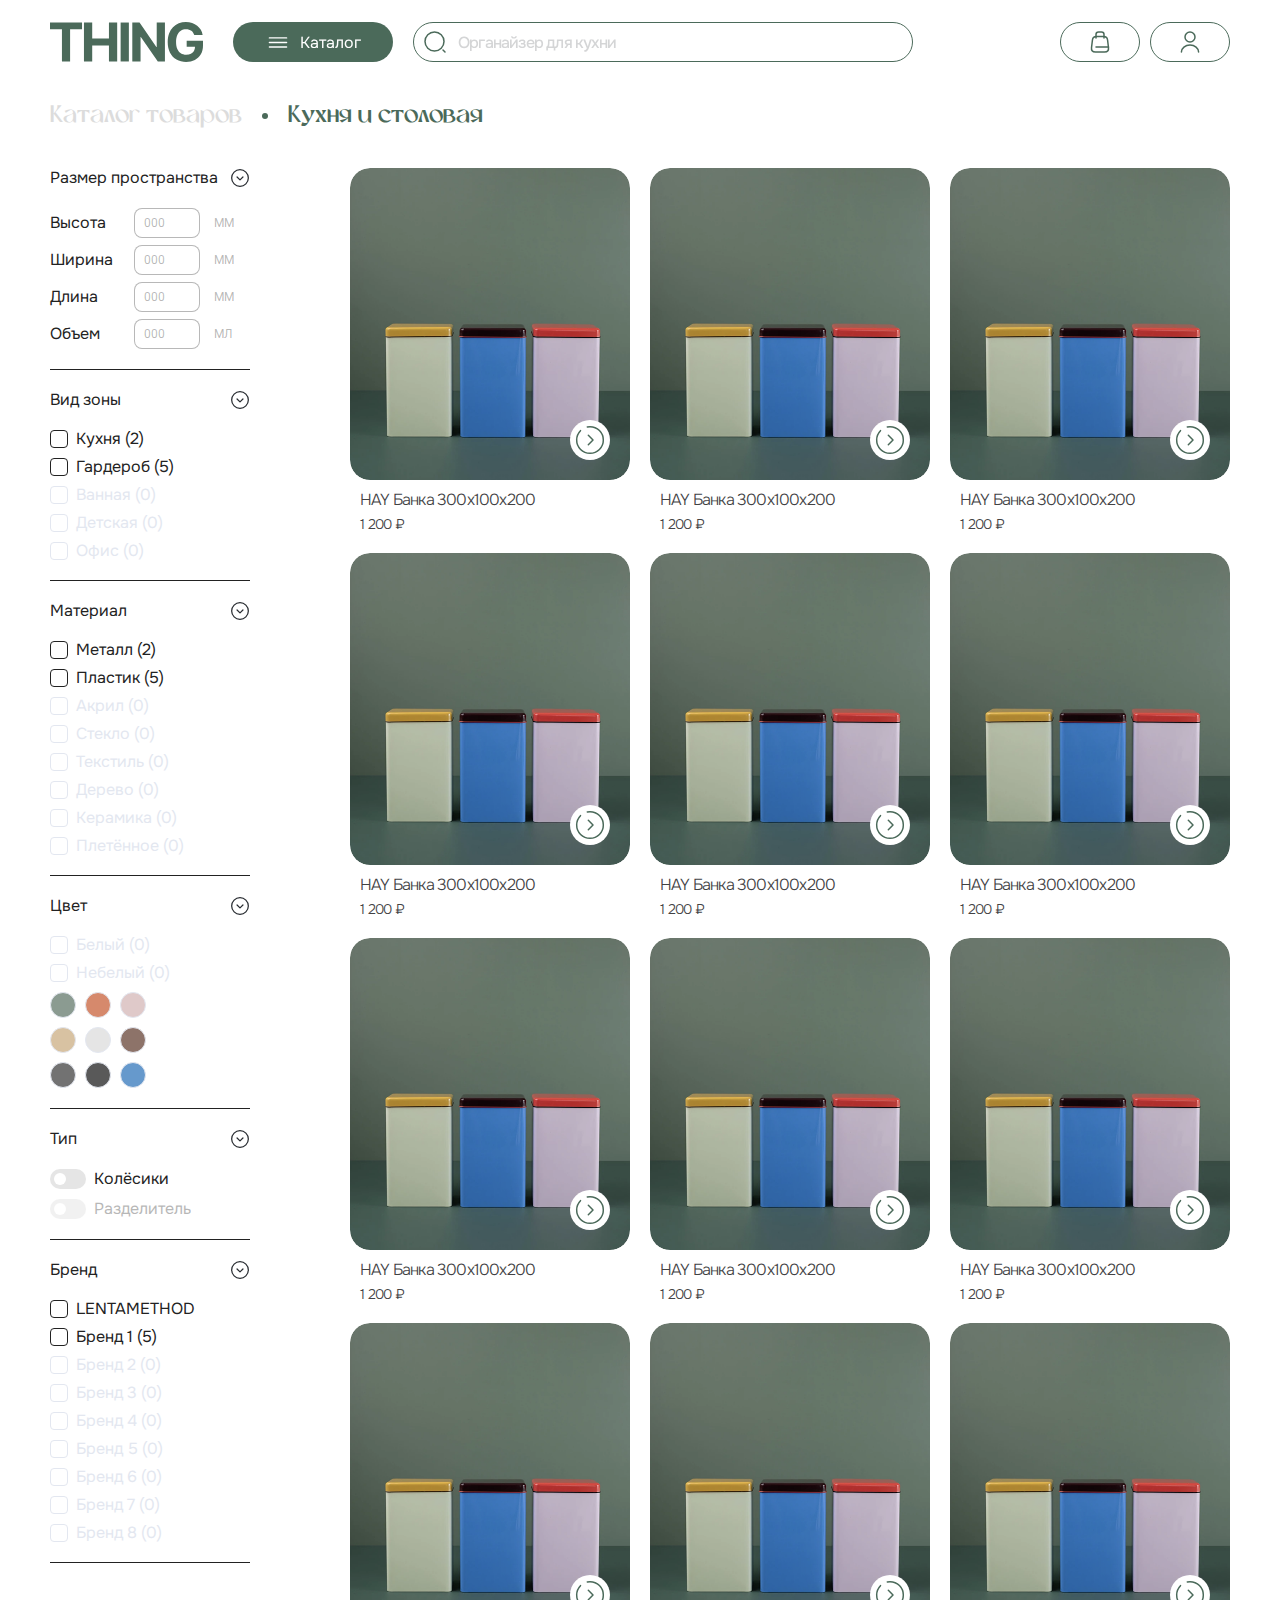
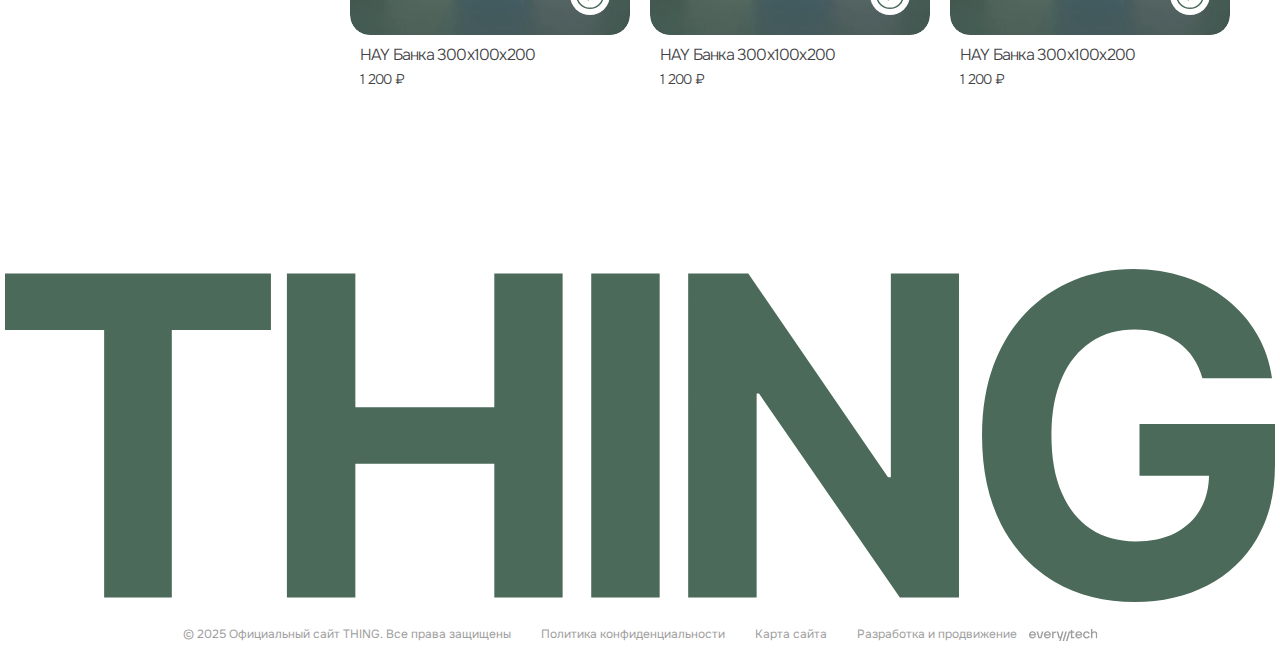
<file: catalog.html>
<!DOCTYPE html>
<html lang="en">
<head>
    <meta charset="UTF-8">
    <meta name="viewport" content="width=device-width, initial-scale=1.0">
    <title>THING Каталог</title>
    <link rel="stylesheet" href="css/main.css">
    <link rel="preconnect" href="https://fonts.googleapis.com">
    <link rel="preconnect" href="https://fonts.gstatic.com" crossorigin>
    <link href="https://fonts.googleapis.com/css2?family=Inter:ital,opsz,wght@0,14..32,100..900;1,14..32,100..900&family=Onest:wght@100..900&family=Roboto:ital,wght@0,100..900;1,100..900&display=swap" rel="stylesheet">
    <script src="js/catalog.js" defer></script>
    <script src="js/modal.js" defer></script>
</head>
<body>
    <div class="modal-overlay">
        <form action="" class="modal-form">

            <button class="modal-form__close">
                <svg width="24" height="24" viewBox="0 0 24 24" fill="none" xmlns="http://www.w3.org/2000/svg">
                    <path d="M12 22C17.5 22 22 17.5 22 12C22 6.5 17.5 2 12 2C6.5 2 2 6.5 2 12C2 17.5 6.5 22 12 22Z" stroke="white" stroke-width="1.5" stroke-linecap="round" stroke-linejoin="round" />
                    <path d="M9.16992 14.8299L14.8299 9.16992" stroke="white" stroke-width="1.5" stroke-linecap="round" stroke-linejoin="round" />
                    <path d="M14.8299 14.8299L9.16992 9.16992" stroke="white" stroke-width="1.5" stroke-linecap="round" stroke-linejoin="round" />
                  </svg>
            </button>

            <h2>Привет!</h2>

            <div class="input-group">
                <div class="input-container">
                    <label for="login">Логин</label>
                    <input type="text" name="login" placeholder="Ваш логин">
                </div>

                <div class="input-container">
                    <label for="password">Пароль</label>
                    <input type="password" name="password" placeholder="*********************">
                </div>
            </div>

            <div class="modal-form__btns">
                <button type="submit" class="modal-form__btn filledBtn">Войти</button>
                <a href="#" class="modal-form__small-link">забыли логин или пароль?</a>
                <hr class="modal-form__line">
                <a href="#" class="modal-form__small-link">нет аккаунта?</a>
                <a class="modal-form__btn emptyBtn">Зарегистрироваться</a>
            </div>
        </form>
    </div>

    <div class="burger-container">
        <div class="burger-top">
            <button class="burger-menu__btn" id="closeBurger">
                <svg width="18" height="18" viewBox="0 0 29 29" fill="none" xmlns="http://www.w3.org/2000/svg">
                    <path d="M2.16992 26.1699L26.1699 2.16992" stroke="white" stroke-width="3.5" stroke-linecap="round" stroke-linejoin="round" />
                    <path d="M26.1699 26.1699L2.16992 2.16992" stroke="white" stroke-width="3.5" stroke-linecap="round" stroke-linejoin="round" />
                  </svg>
            </button>
    
            <div class="header__search-container">
                <input type="text" name="search" id="search" class="header__search" placeholder="Органайзер для кухни">
            </div>
    
            <div class="header__profile-actions">
                <a href="catalog.html" class="header__catalog-btn">
                    <svg width="24" height="22.86" viewBox="0 0 24 24" fill="none" xmlns="http://www.w3.org/2000/svg">
                        <path d="M3 7.23828H21" stroke="white" stroke-width="1.5" stroke-linecap="round" />
                        <path d="M3 12H21" stroke="white" stroke-width="1.5" stroke-linecap="round" />
                        <path d="M3 16.7617H21" stroke="white" stroke-width="1.5" stroke-linecap="round" />
                      </svg>
                    <p>Каталог</p>
                </a> 
                <a href="cart.html" class="profile-actions__btn">
                    <svg width="24" height="24" viewBox="0 0 24 24" fill="none" xmlns="http://www.w3.org/2000/svg">
                        <path d="M8.40002 6.5H15.6C19 6.5 19.34 8.09 19.57 10.03L20.47 17.53C20.76 19.99 20 22 16.5 22H7.51003C4.00003 22 3.24002 19.99 3.54002 17.53L4.44003 10.03C4.66003 8.09 5.00002 6.5 8.40002 6.5Z" stroke="#4B6A5A" stroke-width="1.5" stroke-linecap="round" stroke-linejoin="round" />
                        <path d="M8 8V4.5C8 3 9 2 10.5 2H13.5C15 2 16 3 16 4.5V8" stroke="#4B6A5A" stroke-width="1.5" stroke-linecap="round" stroke-linejoin="round" />
                        <path d="M20.41 17.0303H8" stroke="#4B6A5A" stroke-width="1.5" stroke-linecap="round" stroke-linejoin="round" />
                      </svg>
                </a>
                <a href="#" class="profile-actions__btn" id="profileBtn">
                    <svg width="24" height="24" viewBox="0 0 24 24" fill="none" xmlns="http://www.w3.org/2000/svg">
                        <path d="M12 12C14.7614 12 17 9.76142 17 7C17 4.23858 14.7614 2 12 2C9.23858 2 7 4.23858 7 7C7 9.76142 9.23858 12 12 12Z" stroke="#4B6A5A" stroke-width="1.5" stroke-linecap="round" stroke-linejoin="round" />
                        <path d="M20.5901 22C20.5901 18.13 16.7402 15 12.0002 15C7.26015 15 3.41016 18.13 3.41016 22" stroke="#4B6A5A" stroke-width="1.5" stroke-linecap="round" stroke-linejoin="round" />
                      </svg>
                </a>
                   
            </div>
        </div>
        <a href="index.html" class="logoHref">
            <img src="images/Subtitle.svg" alt="">
        </a>
    </div>

    <header class="header">
        <div class="header__content container">
            <div class="header__nav">
                <a href="index.html">
                    <svg width="153" height="40" viewBox="0 0 153 40" fill="none" xmlns="http://www.w3.org/2000/svg" class="logo-svg">
                        <path d="M0 7.31939V0.53232H32.0361V7.31939H20.094V39.4677H11.9421V7.31939H0Z" fill="#4B6A5A" />
                        <path d="M33.9598 39.4677V0.53232H42.2069V16.597H58.9487V0.53232H67.1768V39.4677H58.9487V23.384H42.2069V39.4677H33.9598Z" fill="#4B6A5A" />
                        <path d="M78.8713 0.53232V39.4677H70.6242V0.53232H78.8713Z" fill="#4B6A5A" />
                        <path d="M114.931 0.53232V39.4677H107.808L90.8372 14.962H90.5515V39.4677H82.3044V0.53232H89.542L106.379 25.019H106.722V0.53232H114.931Z" fill="#4B6A5A" />
                        <path d="M144.258 13.1179C143.991 12.1926 143.616 11.3752 143.134 10.6654C142.651 9.94297 142.061 9.3346 141.363 8.84031C140.677 8.33333 139.89 7.94677 139.001 7.68061C138.125 7.41445 137.153 7.28137 136.087 7.28137C134.093 7.28137 132.341 7.77567 130.83 8.76426C129.332 9.75285 128.163 11.1914 127.325 13.0798C126.487 14.9556 126.068 17.2497 126.068 19.962C126.068 22.6743 126.481 24.981 127.306 26.8821C128.132 28.7833 129.3 30.2345 130.811 31.2357C132.322 32.2243 134.106 32.7186 136.163 32.7186C138.03 32.7186 139.623 32.3891 140.944 31.73C142.277 31.0583 143.293 30.1141 143.991 28.8973C144.702 27.6806 145.058 26.2421 145.058 24.5817L146.734 24.8289H136.677V18.6312H153V23.5361C153 26.9582 152.276 29.8986 150.829 32.3574C149.381 34.8035 147.388 36.692 144.848 38.0228C142.309 39.3409 139.401 40 136.125 40C132.468 40 129.255 39.1952 126.487 37.5855C123.719 35.9632 121.561 33.6629 120.012 30.6844C118.475 27.6933 117.707 24.1445 117.707 20.038C117.707 16.8821 118.164 14.0684 119.078 11.597C120.005 9.1128 121.3 7.00887 122.964 5.28517C124.627 3.56147 126.564 2.24968 128.773 1.34981C130.982 0.449937 133.376 0 135.953 0C138.163 0 140.22 0.323195 142.124 0.969583C144.029 1.6033 145.718 2.50317 147.191 3.6692C148.676 4.83523 149.889 6.22307 150.829 7.8327C151.768 9.42966 152.371 11.1914 152.638 13.1179H144.258Z" fill="#4B6A5A" />
                      </svg>
                </a>

                <div class="header__nav-actions">
                    <a href="catalog.html" class="header__catalog-btn">
                            <svg width="24" height="22.86" viewBox="0 0 24 24" fill="none" xmlns="http://www.w3.org/2000/svg">
                                <path d="M3 7.23828H21" stroke="white" stroke-width="1.5" stroke-linecap="round" />
                                <path d="M3 12H21" stroke="white" stroke-width="1.5" stroke-linecap="round" />
                                <path d="M3 16.7617H21" stroke="white" stroke-width="1.5" stroke-linecap="round" />
                              </svg>
                            <p>Каталог</p>
                            </a>

                    <div class="header__search-container">
                        <input type="text" name="search" id="search" class="header__search" placeholder="Органайзер для кухни">
                    </div>
                      
                </div>
            </div>

            <div class="header__profile-actions">
                <a href="cart.html" class="profile-actions__btn">
                    <svg width="24" height="24" viewBox="0 0 24 24" fill="none" xmlns="http://www.w3.org/2000/svg">
                        <path d="M8.40002 6.5H15.6C19 6.5 19.34 8.09 19.57 10.03L20.47 17.53C20.76 19.99 20 22 16.5 22H7.51003C4.00003 22 3.24002 19.99 3.54002 17.53L4.44003 10.03C4.66003 8.09 5.00002 6.5 8.40002 6.5Z" stroke="#4B6A5A" stroke-width="1.5" stroke-linecap="round" stroke-linejoin="round" />
                        <path d="M8 8V4.5C8 3 9 2 10.5 2H13.5C15 2 16 3 16 4.5V8" stroke="#4B6A5A" stroke-width="1.5" stroke-linecap="round" stroke-linejoin="round" />
                        <path d="M20.41 17.0303H8" stroke="#4B6A5A" stroke-width="1.5" stroke-linecap="round" stroke-linejoin="round" />
                      </svg>
                </a>
                <a href="#" class="profile-actions__btn" id="profileBtn">
                    <svg width="24" height="24" viewBox="0 0 24 24" fill="none" xmlns="http://www.w3.org/2000/svg">
                        <path d="M12 12C14.7614 12 17 9.76142 17 7C17 4.23858 14.7614 2 12 2C9.23858 2 7 4.23858 7 7C7 9.76142 9.23858 12 12 12Z" stroke="#4B6A5A" stroke-width="1.5" stroke-linecap="round" stroke-linejoin="round" />
                        <path d="M20.5901 22C20.5901 18.13 16.7402 15 12.0002 15C7.26015 15 3.41016 18.13 3.41016 22" stroke="#4B6A5A" stroke-width="1.5" stroke-linecap="round" stroke-linejoin="round" />
                      </svg>
                </a>
                <button class="burger-menu__btn" id="openBurger">
                    <svg width="24" height="22.86" viewBox="0 0 24 24" fill="none" xmlns="http://www.w3.org/2000/svg">
                    <path d="M3 7.23828H21" stroke="white" stroke-width="1.5" stroke-linecap="round" />
                    <path d="M3 12H21" stroke="white" stroke-width="1.5" stroke-linecap="round" />
                    <path d="M3 16.7617H21" stroke="white" stroke-width="1.5" stroke-linecap="round" />
                  </svg>
                </button>
            </div>
        </div>
    </header>

    <div class="page container">
        <div class="breadcrumbs">
            <a href="catalog.html" class="gray">Каталог товаров</a>
            <svg width="6" height="6" viewBox="0 0 6 6" fill="none" xmlns="http://www.w3.org/2000/svg">
                <circle cx="3" cy="3" r="3" fill="#4B6A5A" />
              </svg>
            <h2 class="brand-color">Кухня и столовая</h2>
        </div>

        <div class="catalog-container">
            <button class="catalog-container__filter-btn" id="openFilter">
                <svg width="24" height="24" viewBox="0 0 24 24" fill="none" xmlns="http://www.w3.org/2000/svg">
                    <path fill-rule="evenodd" clip-rule="evenodd" d="M3 7C3 6.73478 3.10536 6.48043 3.29289 6.29289C3.48043 6.10536 3.73478 6 4 6H20C20.2652 6 20.5196 6.10536 20.7071 6.29289C20.8946 6.48043 21 6.73478 21 7C21 7.26522 20.8946 7.51957 20.7071 7.70711C20.5196 7.89464 20.2652 8 20 8H4C3.73478 8 3.48043 7.89464 3.29289 7.70711C3.10536 7.51957 3 7.26522 3 7ZM5 11.5C5 11.2348 5.10536 10.9804 5.29289 10.7929C5.48043 10.6054 5.73478 10.5 6 10.5H18C18.2652 10.5 18.5196 10.6054 18.7071 10.7929C18.8946 10.9804 19 11.2348 19 11.5C19 11.7652 18.8946 12.0196 18.7071 12.2071C18.5196 12.3946 18.2652 12.5 18 12.5H6C5.73478 12.5 5.48043 12.3946 5.29289 12.2071C5.10536 12.0196 5 11.7652 5 11.5ZM8 16C8 15.7348 8.10536 15.4804 8.29289 15.2929C8.48043 15.1054 8.73478 15 9 15H15C15.2652 15 15.5196 15.1054 15.7071 15.2929C15.8946 15.4804 16 15.7348 16 16C16 16.2652 15.8946 16.5196 15.7071 16.7071C15.5196 16.8946 15.2652 17 15 17H9C8.73478 17 8.48043 16.8946 8.29289 16.7071C8.10536 16.5196 8 16.2652 8 16Z" fill="white" />
                  </svg>
                  Фильтр
            </button>
            <div class="filter-container">
                <button class="catalog-container__filter-btn filterClose" id="closeFilter">
                    <svg width="18" height="18" viewBox="0 0 29 29" fill="none" xmlns="http://www.w3.org/2000/svg">
                        <path d="M2.16992 26.1699L26.1699 2.16992" stroke="white" stroke-width="3.5" stroke-linecap="round" stroke-linejoin="round" />
                        <path d="M26.1699 26.1699L2.16992 2.16992" stroke="white" stroke-width="3.5" stroke-linecap="round" stroke-linejoin="round" />
                      </svg>
                </button>
                <div class="filter-section">
                    <div class="filter-section__title">
                        <h5>Размер пространства</h5>
                        <button class="filter-section__btn">
                            <svg width="20" height="20" viewBox="0 0 24 24" fill="none" xmlns="http://www.w3.org/2000/svg">
                                <path d="M12 22C17.5228 22 22 17.5228 22 12C22 6.47715 17.5228 2 12 2C6.47715 2 2 6.47715 2 12C2 17.5228 6.47715 22 12 22Z" stroke="#292D32" stroke-width="1.5" stroke-miterlimit="10" stroke-linecap="round" stroke-linejoin="round" />
                                <path d="M8.46973 10.7402L11.9997 14.2602L15.5297 10.7402" stroke="#292D32" stroke-width="1.5" stroke-linecap="round" stroke-linejoin="round" />
                              </svg>
                        </button>
                    </div>

                    <div class="filter-section__options filter-section__options-size">
                        <div class="filter-option filter-option-size">
                            <h6>Высота</h6>
                            <input type="number" name="height" id="height" placeholder="000">
                            <p>ММ</p>
                        </div>

                        <div class="filter-option filter-option-size">
                            <h6>Ширина</h6>
                            <input type="number" name="width" id="width" placeholder="000">
                            <p>ММ</p>
                        </div>

                        <div class="filter-option filter-option-size">
                            <h6>Длина</h6>
                            <input type="number" name="length" id="lenght" placeholder="000">
                            <p>ММ</p>
                        </div>

                        <div class="filter-option filter-option-size">
                            <h6>Объем</h6>
                            <input type="number" name="volume" id="volume" placeholder="000">
                            <p>МЛ</p>
                        </div>
                    </div>

                    <hr class="filter-section__line">
                </div>

                <div class="filter-section">
                    <div class="filter-section__title">
                        <h5>Вид зоны</h5>
                        <button class="filter-section__btn">
                            <svg width="20" height="20" viewBox="0 0 24 24" fill="none" xmlns="http://www.w3.org/2000/svg">
                                <path d="M12 22C17.5228 22 22 17.5228 22 12C22 6.47715 17.5228 2 12 2C6.47715 2 2 6.47715 2 12C2 17.5228 6.47715 22 12 22Z" stroke="#292D32" stroke-width="1.5" stroke-miterlimit="10" stroke-linecap="round" stroke-linejoin="round" />
                                <path d="M8.46973 10.7402L11.9997 14.2602L15.5297 10.7402" stroke="#292D32" stroke-width="1.5" stroke-linecap="round" stroke-linejoin="round" />
                              </svg>
                        </button>
                    </div>

                    <div class="filter-section__options filter-section__options-type">
                        <div class="filter-option filter-option-type">
                            <input type="checkbox" name="kithen" id="kithen">
                            <h6>Кухня (2)</h6>
                        </div>

                        <div class="filter-option filter-option-type">
                            <input type="checkbox" name="kithen" id="kithen">
                            <h6>Гардероб (5)</h6>
                        </div>

                        <div class="filter-option filter-option-type disabled">
                            <input type="checkbox" name="kithen" id="kithen" disabled>
                            <h6>Ванная (0)</h6>
                        </div>

                        <div class="filter-option filter-option-type disabled">
                            <input type="checkbox" name="kithen" id="kithen" disabled>
                            <h6>Детская (0)</h6>
                        </div>

                        <div class="filter-option filter-option-type disabled">
                            <input type="checkbox" name="kithen" id="kithen" disabled>
                            <h6>Офис (0)</h6>
                        </div>
                    </div>

                    <hr class="filter-section__line">
                </div>

                <div class="filter-section">
                    <div class="filter-section__title">
                        <h5>Материал</h5>
                        <button class="filter-section__btn">
                            <svg width="20" height="20" viewBox="0 0 24 24" fill="none" xmlns="http://www.w3.org/2000/svg">
                                <path d="M12 22C17.5228 22 22 17.5228 22 12C22 6.47715 17.5228 2 12 2C6.47715 2 2 6.47715 2 12C2 17.5228 6.47715 22 12 22Z" stroke="#292D32" stroke-width="1.5" stroke-miterlimit="10" stroke-linecap="round" stroke-linejoin="round" />
                                <path d="M8.46973 10.7402L11.9997 14.2602L15.5297 10.7402" stroke="#292D32" stroke-width="1.5" stroke-linecap="round" stroke-linejoin="round" />
                              </svg>
                        </button>
                    </div>

                    <div class="filter-section__options filter-section__options-type">
                        <div class="filter-option filter-option-type">
                            <input type="checkbox" name="kithen" id="kithen">
                            <h6>Металл (2)</h6>
                        </div>

                        <div class="filter-option filter-option-type">
                            <input type="checkbox" name="kithen" id="kithen">
                            <h6>Пластик (5)</h6>
                        </div>

                        <div class="filter-option filter-option-type disabled">
                            <input type="checkbox" name="kithen" id="kithen" disabled>
                            <h6>Акрил (0)</h6>
                        </div>

                        <div class="filter-option filter-option-type disabled">
                            <input type="checkbox" name="kithen" id="kithen" disabled>
                            <h6>Стекло (0)</h6>
                        </div>

                        <div class="filter-option filter-option-type disabled">
                            <input type="checkbox" name="kithen" id="kithen" disabled>
                            <h6>Текстиль (0)</h6>
                        </div>

                        <div class="filter-option filter-option-type disabled">
                            <input type="checkbox" name="kithen" id="kithen" disabled>
                            <h6>Дерево (0)</h6>
                        </div>

                        <div class="filter-option filter-option-type disabled">
                            <input type="checkbox" name="kithen" id="kithen" disabled>
                            <h6>Керамика (0)</h6>
                        </div>

                        <div class="filter-option filter-option-type disabled">
                            <input type="checkbox" name="kithen" id="kithen" disabled>
                            <h6>Плетённое (0)</h6>
                        </div>
                    </div>

                    <hr class="filter-section__line">
                </div>

                <div class="filter-section">
                    <div class="filter-section__title">
                        <h5>Цвет</h5>
                        <button class="filter-section__btn">
                            <svg width="20" height="20" viewBox="0 0 24 24" fill="none" xmlns="http://www.w3.org/2000/svg">
                                <path d="M12 22C17.5228 22 22 17.5228 22 12C22 6.47715 17.5228 2 12 2C6.47715 2 2 6.47715 2 12C2 17.5228 6.47715 22 12 22Z"
                                    stroke="#292D32" stroke-width="1.5" stroke-miterlimit="10" stroke-linecap="round"
                                    stroke-linejoin="round" />
                                <path d="M8.46973 10.7402L11.9997 14.2602L15.5297 10.7402" stroke="#292D32" stroke-width="1.5"
                                    stroke-linecap="round" stroke-linejoin="round" />
                            </svg>
                        </button>
                    </div>
                
                    <div class="filter-section__options filter-section__options-type">
                        <div class="filter-option filter-option-type disabled">
                            <input type="checkbox" id="white" disabled>
                            <h6>Белый (0)</h6>
                        </div>
                
                        <div class="filter-option filter-option-type disabled">
                            <input type="checkbox" id="notwhite" disabled>
                            <h6>Небелый (0)</h6>
                        </div>

                        <!-- Блок с чекбоксами-кружками -->
                    <div class="filter-section__colors">
                        <label class="color-option" style="--color:#8B9B91;">
                            <input type="checkbox" name="color" value="green">
                            <span></span>
                        </label>
                        <label class="color-option" style="--color:#D6896C;">
                            <input type="checkbox" name="color" value="orange">
                            <span></span>
                        </label>
                        <label class="color-option" style="--color:#DFC9C9;">
                            <input type="checkbox" name="color" value="pink">
                            <span></span>
                        </label>
                        <label class="color-option" style="--color:#D8C2A2;">
                            <input type="checkbox" name="color" value="beige">
                            <span></span>
                        </label>
                        <label class="color-option" style="--color:#E5E5E5;">
                            <input type="checkbox" name="color" value="lightgray">
                            <span></span>
                        </label>
                        <label class="color-option" style="--color:#8D7369;">
                            <input type="checkbox" name="color" value="brown">
                            <span></span>
                        </label>
                        <label class="color-option" style="--color:#727272;">
                            <input type="checkbox" name="color" value="darkgray">
                            <span></span>
                        </label>
                        <label class="color-option" style="--color:#595959;">
                            <input type="checkbox" name="color" value="gray">
                            <span></span>
                        </label>
                        <label class="color-option" style="--color:#6699CC;">
                            <input type="checkbox" name="color" value="blue">
                            <span></span>
                        </label>
                    </div>
                    </div>
                
                    <hr class="filter-section__line">
                </div>
                
                <div class="filter-section">
                    <div class="filter-section__title">
                        <h5>Тип</h5>
                        <button class="filter-section__btn">
                            <svg width="20" height="20" viewBox="0 0 24 24" fill="none" xmlns="http://www.w3.org/2000/svg">
                                <path d="M12 22C17.5228 22 22 17.5228 22 12C22 6.47715 17.5228 2 12 2C6.47715 2 2 6.47715 2 12C2 17.5228 6.47715 22 12 22Z"
                                    stroke="#292D32" stroke-width="1.5" stroke-miterlimit="10" stroke-linecap="round"
                                    stroke-linejoin="round" />
                                <path d="M8.46973 10.7402L11.9997 14.2602L15.5297 10.7402" stroke="#292D32" stroke-width="1.5"
                                    stroke-linecap="round" stroke-linejoin="round" />
                            </svg>
                        </button>
                    </div>
                
                    <div class="filter-section__options filter-section__options-type">
                        <!-- Активный переключатель -->
                        <label class="toggle">
                            <input type="checkbox">
                            <span class="toggle-slider"></span>
                            <span class="toggle-label">Колёсики</span>
                        </label>
                
                        <!-- Отключенный переключатель -->
                        <label class="toggle disabled">
                            <input type="checkbox" disabled>
                            <span class="toggle-slider"></span>
                            <span class="toggle-label">Разделитель</span>
                        </label>
                    </div>
                
                    <hr class="filter-section__line">
                </div>

                <div class="filter-section">
                    <div class="filter-section__title">
                        <h5>Бренд</h5>
                        <button class="filter-section__btn">
                            <svg width="20" height="20" viewBox="0 0 24 24" fill="none" xmlns="http://www.w3.org/2000/svg">
                                <path d="M12 22C17.5228 22 22 17.5228 22 12C22 6.47715 17.5228 2 12 2C6.47715 2 2 6.47715 2 12C2 17.5228 6.47715 22 12 22Z" stroke="#292D32" stroke-width="1.5" stroke-miterlimit="10" stroke-linecap="round" stroke-linejoin="round" />
                                <path d="M8.46973 10.7402L11.9997 14.2602L15.5297 10.7402" stroke="#292D32" stroke-width="1.5" stroke-linecap="round" stroke-linejoin="round" />
                              </svg>
                        </button>
                    </div>

                    <div class="filter-section__options filter-section__options-type">
                        <div class="filter-option filter-option-type">
                            <input type="checkbox" name="kithen" id="kithen">
                            <h6>LENTAMETHOD</h6>
                        </div>

                        <div class="filter-option filter-option-type">
                            <input type="checkbox" name="kithen" id="kithen">
                            <h6>Бренд 1 (5)</h6>
                        </div>

                        <div class="filter-option filter-option-type disabled">
                            <input type="checkbox" name="kithen" id="kithen" disabled>
                            <h6>Бренд 2 (0)</h6>
                        </div>

                        <div class="filter-option filter-option-type disabled">
                            <input type="checkbox" name="kithen" id="kithen" disabled>
                            <h6>Бренд 3 (0)</h6>
                        </div>

                        <div class="filter-option filter-option-type disabled">
                            <input type="checkbox" name="kithen" id="kithen" disabled>
                            <h6>Бренд 4 (0)</h6>
                        </div>

                        <div class="filter-option filter-option-type disabled">
                            <input type="checkbox" name="kithen" id="kithen" disabled>
                            <h6>Бренд 5 (0)</h6>
                        </div>

                        <div class="filter-option filter-option-type disabled">
                            <input type="checkbox" name="kithen" id="kithen" disabled>
                            <h6>Бренд 6 (0)</h6>
                        </div>

                        <div class="filter-option filter-option-type disabled">
                            <input type="checkbox" name="kithen" id="kithen" disabled>
                            <h6>Бренд 7 (0)</h6>
                        </div>

                        <div class="filter-option filter-option-type disabled">
                            <input type="checkbox" name="kithen" id="kithen" disabled>
                            <h6>Бренд 8 (0)</h6>
                        </div>
                    </div>

                    <hr class="filter-section__line">
                </div>
                
                
                
            </div>

            <div class="items-grid">
                <div class="item-card">
                    <div class="item-card__image-container">
                        <img src="images/item.png" alt="">
                        <a href="product.html" class="item-btn">
                            <svg width="32" height="32" viewBox="0 0 32 32" fill="none" xmlns="http://www.w3.org/2000/svg">
                            <path d="M6.49366 6.65366C4.12033 9.05366 2.66699 12.3603 2.66699 16.0003C2.66699 23.3603 8.64033 29.3337 16.0003 29.3337C23.3603 29.3337 29.3337 23.3603 29.3337 16.0003C29.3337 8.64033 23.3603 2.66699 16.0003 2.66699C15.0803 2.66699 14.187 2.76033 13.307 2.93366" stroke="#4B6A5A" stroke-width="1.5" stroke-miterlimit="10" stroke-linecap="round" stroke-linejoin="round" />
                            <path d="M14.3203 20.7063L19.0136 15.9996L14.3203 11.293" stroke="#4B6A5A" stroke-width="1.5" stroke-linecap="round" stroke-linejoin="round" />
                          </svg>
                        </a>
                    </div>
    
                    <div class="item-card__text-container">
                        <h4>HAY Банка 300х100х200</h4>
                        <p>1 200 ₽</p>
                    </div>
                </div>
    
                <div class="item-card">
                    <div class="item-card__image-container">
                        <img src="images/item.png" alt="">
                        <a href="product.html" class="item-btn">
                            <svg width="32" height="32" viewBox="0 0 32 32" fill="none" xmlns="http://www.w3.org/2000/svg">
                            <path d="M6.49366 6.65366C4.12033 9.05366 2.66699 12.3603 2.66699 16.0003C2.66699 23.3603 8.64033 29.3337 16.0003 29.3337C23.3603 29.3337 29.3337 23.3603 29.3337 16.0003C29.3337 8.64033 23.3603 2.66699 16.0003 2.66699C15.0803 2.66699 14.187 2.76033 13.307 2.93366" stroke="#4B6A5A" stroke-width="1.5" stroke-miterlimit="10" stroke-linecap="round" stroke-linejoin="round" />
                            <path d="M14.3203 20.7063L19.0136 15.9996L14.3203 11.293" stroke="#4B6A5A" stroke-width="1.5" stroke-linecap="round" stroke-linejoin="round" />
                          </svg>
                        </a>
                    </div>
    
                    <div class="item-card__text-container">
                        <h4>HAY Банка 300х100х200</h4>
                        <p>1 200 ₽</p>
                    </div>
                </div>
    
                <div class="item-card">
                    <div class="item-card__image-container">
                        <img src="images/item.png" alt="">
                        <a href="product.html" class="item-btn">
                            <svg width="32" height="32" viewBox="0 0 32 32" fill="none" xmlns="http://www.w3.org/2000/svg">
                            <path d="M6.49366 6.65366C4.12033 9.05366 2.66699 12.3603 2.66699 16.0003C2.66699 23.3603 8.64033 29.3337 16.0003 29.3337C23.3603 29.3337 29.3337 23.3603 29.3337 16.0003C29.3337 8.64033 23.3603 2.66699 16.0003 2.66699C15.0803 2.66699 14.187 2.76033 13.307 2.93366" stroke="#4B6A5A" stroke-width="1.5" stroke-miterlimit="10" stroke-linecap="round" stroke-linejoin="round" />
                            <path d="M14.3203 20.7063L19.0136 15.9996L14.3203 11.293" stroke="#4B6A5A" stroke-width="1.5" stroke-linecap="round" stroke-linejoin="round" />
                          </svg>
                        </a>
                    </div>
    
                    <div class="item-card__text-container">
                        <h4>HAY Банка 300х100х200</h4>
                        <p>1 200 ₽</p>
                    </div>
                </div>
    
                <div class="item-card">
                    <div class="item-card__image-container">
                        <img src="images/item.png" alt="">
                        <a href="product.html" class="item-btn">
                            <svg width="32" height="32" viewBox="0 0 32 32" fill="none" xmlns="http://www.w3.org/2000/svg">
                            <path d="M6.49366 6.65366C4.12033 9.05366 2.66699 12.3603 2.66699 16.0003C2.66699 23.3603 8.64033 29.3337 16.0003 29.3337C23.3603 29.3337 29.3337 23.3603 29.3337 16.0003C29.3337 8.64033 23.3603 2.66699 16.0003 2.66699C15.0803 2.66699 14.187 2.76033 13.307 2.93366" stroke="#4B6A5A" stroke-width="1.5" stroke-miterlimit="10" stroke-linecap="round" stroke-linejoin="round" />
                            <path d="M14.3203 20.7063L19.0136 15.9996L14.3203 11.293" stroke="#4B6A5A" stroke-width="1.5" stroke-linecap="round" stroke-linejoin="round" />
                          </svg>
                        </a>
                    </div>
    
                    <div class="item-card__text-container">
                        <h4>HAY Банка 300х100х200</h4>
                        <p>1 200 ₽</p>
                    </div>
                </div>
    
                <div class="item-card">
                    <div class="item-card__image-container">
                        <img src="images/item.png" alt="">
                        <a href="product.html" class="item-btn">
                            <svg width="32" height="32" viewBox="0 0 32 32" fill="none" xmlns="http://www.w3.org/2000/svg">
                            <path d="M6.49366 6.65366C4.12033 9.05366 2.66699 12.3603 2.66699 16.0003C2.66699 23.3603 8.64033 29.3337 16.0003 29.3337C23.3603 29.3337 29.3337 23.3603 29.3337 16.0003C29.3337 8.64033 23.3603 2.66699 16.0003 2.66699C15.0803 2.66699 14.187 2.76033 13.307 2.93366" stroke="#4B6A5A" stroke-width="1.5" stroke-miterlimit="10" stroke-linecap="round" stroke-linejoin="round" />
                            <path d="M14.3203 20.7063L19.0136 15.9996L14.3203 11.293" stroke="#4B6A5A" stroke-width="1.5" stroke-linecap="round" stroke-linejoin="round" />
                          </svg>
                        </a>
                    </div>
    
                    <div class="item-card__text-container">
                        <h4>HAY Банка 300х100х200</h4>
                        <p>1 200 ₽</p>
                    </div>
                </div>
    
                <div class="item-card">
                    <div class="item-card__image-container">
                        <img src="images/item.png" alt="">
                        <a href="product.html" class="item-btn">
                            <svg width="32" height="32" viewBox="0 0 32 32" fill="none" xmlns="http://www.w3.org/2000/svg">
                            <path d="M6.49366 6.65366C4.12033 9.05366 2.66699 12.3603 2.66699 16.0003C2.66699 23.3603 8.64033 29.3337 16.0003 29.3337C23.3603 29.3337 29.3337 23.3603 29.3337 16.0003C29.3337 8.64033 23.3603 2.66699 16.0003 2.66699C15.0803 2.66699 14.187 2.76033 13.307 2.93366" stroke="#4B6A5A" stroke-width="1.5" stroke-miterlimit="10" stroke-linecap="round" stroke-linejoin="round" />
                            <path d="M14.3203 20.7063L19.0136 15.9996L14.3203 11.293" stroke="#4B6A5A" stroke-width="1.5" stroke-linecap="round" stroke-linejoin="round" />
                          </svg>
                        </a>
                    </div>
    
                    <div class="item-card__text-container">
                        <h4>HAY Банка 300х100х200</h4>
                        <p>1 200 ₽</p>
                    </div>
                </div>
    
                <div class="item-card">
                    <div class="item-card__image-container">
                        <img src="images/item.png" alt="">
                        <a href="product.html" class="item-btn">
                            <svg width="32" height="32" viewBox="0 0 32 32" fill="none" xmlns="http://www.w3.org/2000/svg">
                            <path d="M6.49366 6.65366C4.12033 9.05366 2.66699 12.3603 2.66699 16.0003C2.66699 23.3603 8.64033 29.3337 16.0003 29.3337C23.3603 29.3337 29.3337 23.3603 29.3337 16.0003C29.3337 8.64033 23.3603 2.66699 16.0003 2.66699C15.0803 2.66699 14.187 2.76033 13.307 2.93366" stroke="#4B6A5A" stroke-width="1.5" stroke-miterlimit="10" stroke-linecap="round" stroke-linejoin="round" />
                            <path d="M14.3203 20.7063L19.0136 15.9996L14.3203 11.293" stroke="#4B6A5A" stroke-width="1.5" stroke-linecap="round" stroke-linejoin="round" />
                          </svg>
                        </a>
                    </div>
    
                    <div class="item-card__text-container">
                        <h4>HAY Банка 300х100х200</h4>
                        <p>1 200 ₽</p>
                    </div>
                </div>
    
                <div class="item-card">
                    <div class="item-card__image-container">
                        <img src="images/item.png" alt="">
                        <a href="product.html" class="item-btn">
                            <svg width="32" height="32" viewBox="0 0 32 32" fill="none" xmlns="http://www.w3.org/2000/svg">
                            <path d="M6.49366 6.65366C4.12033 9.05366 2.66699 12.3603 2.66699 16.0003C2.66699 23.3603 8.64033 29.3337 16.0003 29.3337C23.3603 29.3337 29.3337 23.3603 29.3337 16.0003C29.3337 8.64033 23.3603 2.66699 16.0003 2.66699C15.0803 2.66699 14.187 2.76033 13.307 2.93366" stroke="#4B6A5A" stroke-width="1.5" stroke-miterlimit="10" stroke-linecap="round" stroke-linejoin="round" />
                            <path d="M14.3203 20.7063L19.0136 15.9996L14.3203 11.293" stroke="#4B6A5A" stroke-width="1.5" stroke-linecap="round" stroke-linejoin="round" />
                          </svg>
                        </a>
                    </div>
    
                    <div class="item-card__text-container">
                        <h4>HAY Банка 300х100х200</h4>
                        <p>1 200 ₽</p>
                    </div>
                </div>

                <div class="item-card">
                    <div class="item-card__image-container">
                        <img src="images/item.png" alt="">
                        <a href="product.html" class="item-btn">
                            <svg width="32" height="32" viewBox="0 0 32 32" fill="none" xmlns="http://www.w3.org/2000/svg">
                            <path d="M6.49366 6.65366C4.12033 9.05366 2.66699 12.3603 2.66699 16.0003C2.66699 23.3603 8.64033 29.3337 16.0003 29.3337C23.3603 29.3337 29.3337 23.3603 29.3337 16.0003C29.3337 8.64033 23.3603 2.66699 16.0003 2.66699C15.0803 2.66699 14.187 2.76033 13.307 2.93366" stroke="#4B6A5A" stroke-width="1.5" stroke-miterlimit="10" stroke-linecap="round" stroke-linejoin="round" />
                            <path d="M14.3203 20.7063L19.0136 15.9996L14.3203 11.293" stroke="#4B6A5A" stroke-width="1.5" stroke-linecap="round" stroke-linejoin="round" />
                          </svg>
                        </a>
                    </div>
    
                    <div class="item-card__text-container">
                        <h4>HAY Банка 300х100х200</h4>
                        <p>1 200 ₽</p>
                    </div>
                </div>

                <div class="item-card">
                    <div class="item-card__image-container">
                        <img src="images/item.png" alt="">
                        <a href="product.html" class="item-btn">
                            <svg width="32" height="32" viewBox="0 0 32 32" fill="none" xmlns="http://www.w3.org/2000/svg">
                            <path d="M6.49366 6.65366C4.12033 9.05366 2.66699 12.3603 2.66699 16.0003C2.66699 23.3603 8.64033 29.3337 16.0003 29.3337C23.3603 29.3337 29.3337 23.3603 29.3337 16.0003C29.3337 8.64033 23.3603 2.66699 16.0003 2.66699C15.0803 2.66699 14.187 2.76033 13.307 2.93366" stroke="#4B6A5A" stroke-width="1.5" stroke-miterlimit="10" stroke-linecap="round" stroke-linejoin="round" />
                            <path d="M14.3203 20.7063L19.0136 15.9996L14.3203 11.293" stroke="#4B6A5A" stroke-width="1.5" stroke-linecap="round" stroke-linejoin="round" />
                          </svg>
                        </a>
                    </div>
    
                    <div class="item-card__text-container">
                        <h4>HAY Банка 300х100х200</h4>
                        <p>1 200 ₽</p>
                    </div>
                </div>

                <div class="item-card">
                    <div class="item-card__image-container">
                        <img src="images/item.png" alt="">
                        <a href="product.html" class="item-btn">
                            <svg width="32" height="32" viewBox="0 0 32 32" fill="none" xmlns="http://www.w3.org/2000/svg">
                            <path d="M6.49366 6.65366C4.12033 9.05366 2.66699 12.3603 2.66699 16.0003C2.66699 23.3603 8.64033 29.3337 16.0003 29.3337C23.3603 29.3337 29.3337 23.3603 29.3337 16.0003C29.3337 8.64033 23.3603 2.66699 16.0003 2.66699C15.0803 2.66699 14.187 2.76033 13.307 2.93366" stroke="#4B6A5A" stroke-width="1.5" stroke-miterlimit="10" stroke-linecap="round" stroke-linejoin="round" />
                            <path d="M14.3203 20.7063L19.0136 15.9996L14.3203 11.293" stroke="#4B6A5A" stroke-width="1.5" stroke-linecap="round" stroke-linejoin="round" />
                          </svg>
                        </a>
                    </div>
    
                    <div class="item-card__text-container">
                        <h4>HAY Банка 300х100х200</h4>
                        <p>1 200 ₽</p>
                    </div>
                </div>

                <div class="item-card">
                    <div class="item-card__image-container">
                        <img src="images/item.png" alt="">
                        <a href="product.html" class="item-btn">
                            <svg width="32" height="32" viewBox="0 0 32 32" fill="none" xmlns="http://www.w3.org/2000/svg">
                            <path d="M6.49366 6.65366C4.12033 9.05366 2.66699 12.3603 2.66699 16.0003C2.66699 23.3603 8.64033 29.3337 16.0003 29.3337C23.3603 29.3337 29.3337 23.3603 29.3337 16.0003C29.3337 8.64033 23.3603 2.66699 16.0003 2.66699C15.0803 2.66699 14.187 2.76033 13.307 2.93366" stroke="#4B6A5A" stroke-width="1.5" stroke-miterlimit="10" stroke-linecap="round" stroke-linejoin="round" />
                            <path d="M14.3203 20.7063L19.0136 15.9996L14.3203 11.293" stroke="#4B6A5A" stroke-width="1.5" stroke-linecap="round" stroke-linejoin="round" />
                          </svg>
                        </a>
                    </div>
    
                    <div class="item-card__text-container">
                        <h4>HAY Банка 300х100х200</h4>
                        <p>1 200 ₽</p>
                    </div>
                </div>
            </div>
        </div>
    </div>

    <footer>
        <img src="images/Subtitle.svg" alt="" class="footer__logo">

        <div class="footer__text">
            <p>© 2025 Официальный сайт THING. Все права защищены</p>

            <a href="#">Политика конфиденциальности</a>
            <a href="#">Карта сайта</a>

            <div class="everytech">
                <p>Разработка и продвижение</p>

                <a href="https://every-tech.ru/"><img src="images/everytech.svg" alt="">
                </a>
            </div>
        </div>
    </footer>
</body>
</html>
</file>
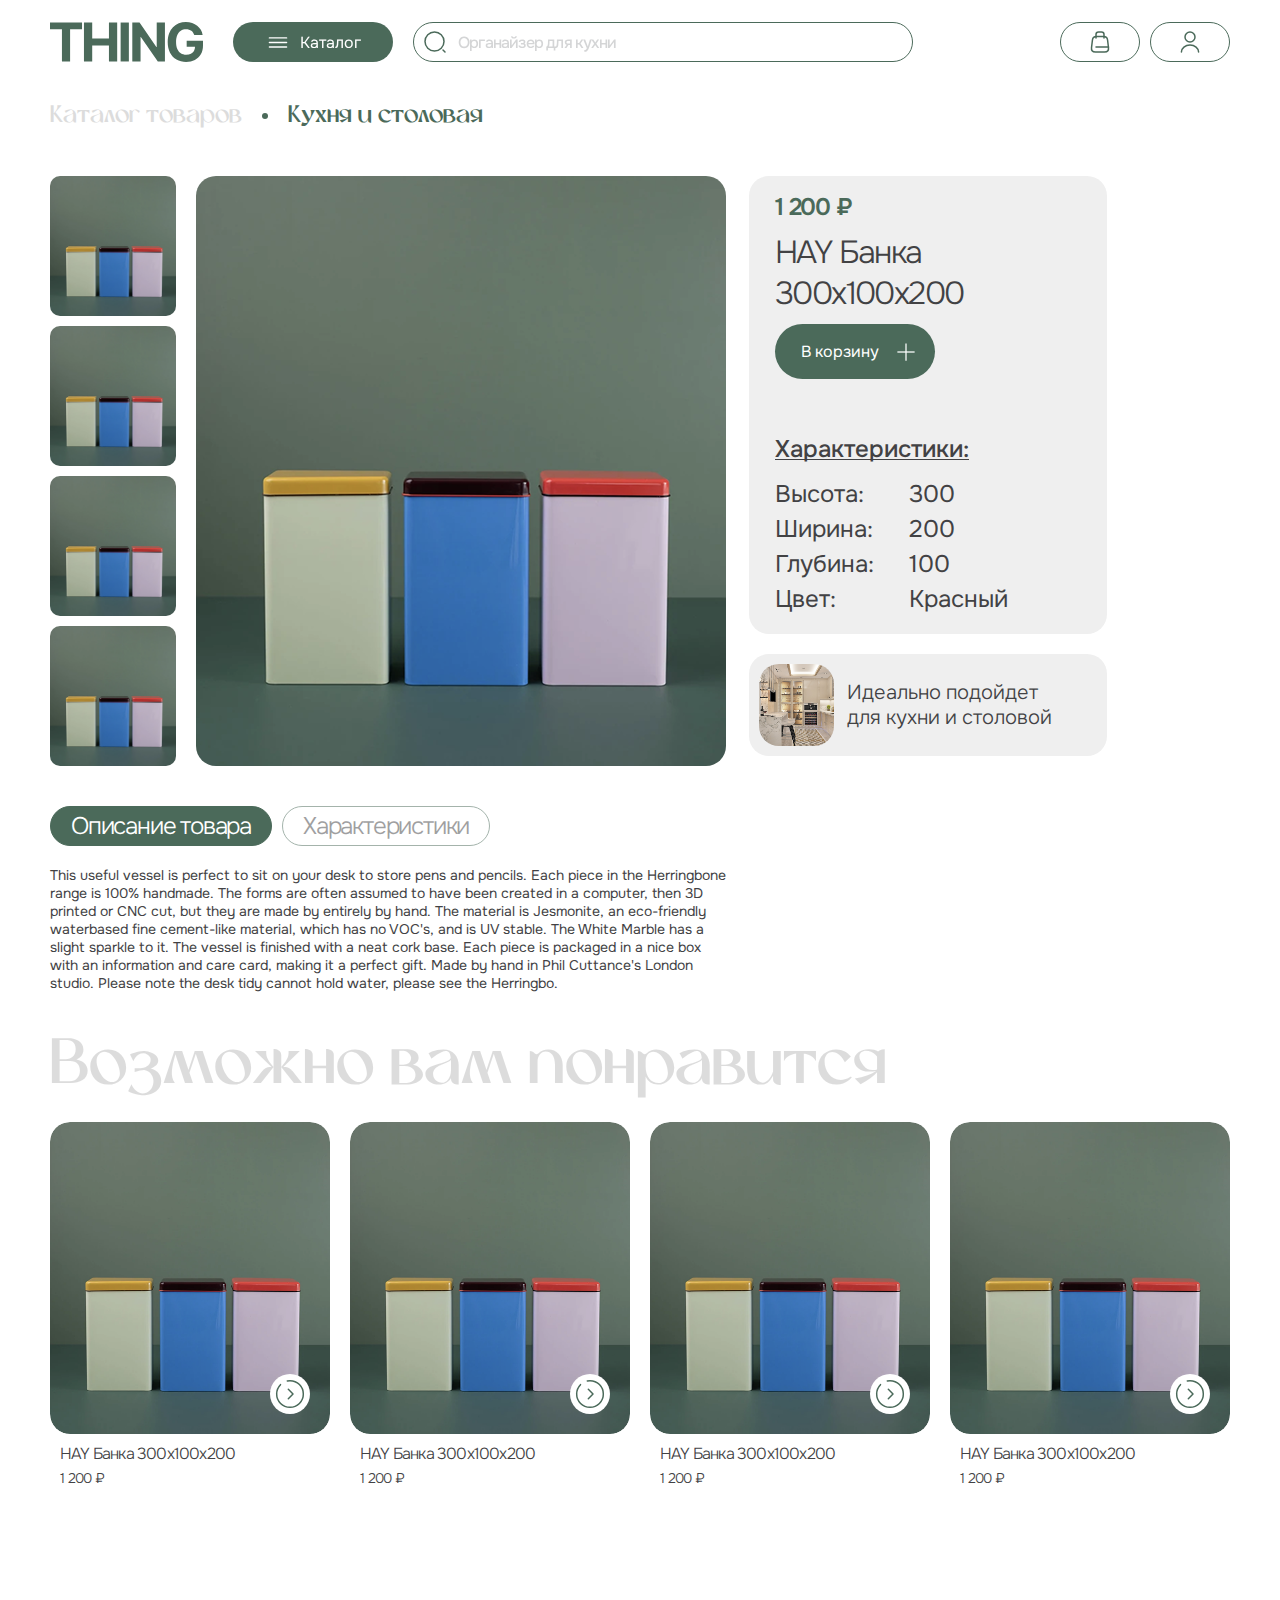
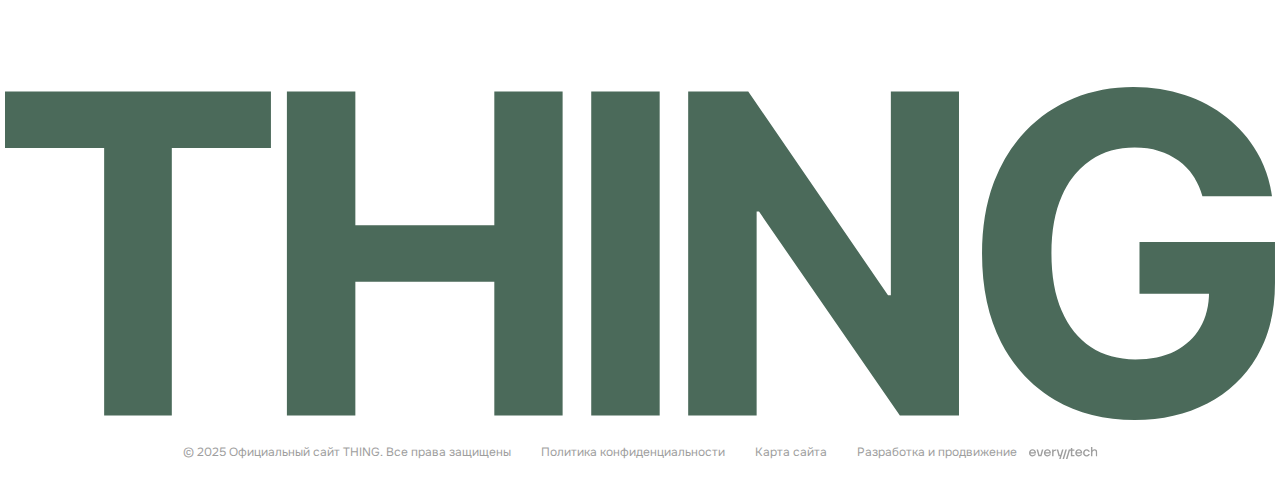
<file: product.html>
<!DOCTYPE html>
<html lang="en">
<head>
    <meta charset="UTF-8">
    <meta name="viewport" content="width=device-width, initial-scale=1.0">
    <title>THING</title>
    <link rel="stylesheet" href="css/main.css">
    <link rel="preconnect" href="https://fonts.googleapis.com">
    <link rel="preconnect" href="https://fonts.gstatic.com" crossorigin>
    <link href="https://fonts.googleapis.com/css2?family=Inter:ital,opsz,wght@0,14..32,100..900;1,14..32,100..900&family=Onest:wght@100..900&family=Roboto:ital,wght@0,100..900;1,100..900&display=swap" rel="stylesheet">
    <script src="js/modal.js" defer></script>
</head>
<body>
    <div class="modal-overlay">
        <form action="" class="modal-form">

            <button class="modal-form__close">
                <svg width="24" height="24" viewBox="0 0 24 24" fill="none" xmlns="http://www.w3.org/2000/svg">
                    <path d="M12 22C17.5 22 22 17.5 22 12C22 6.5 17.5 2 12 2C6.5 2 2 6.5 2 12C2 17.5 6.5 22 12 22Z" stroke="white" stroke-width="1.5" stroke-linecap="round" stroke-linejoin="round" />
                    <path d="M9.16992 14.8299L14.8299 9.16992" stroke="white" stroke-width="1.5" stroke-linecap="round" stroke-linejoin="round" />
                    <path d="M14.8299 14.8299L9.16992 9.16992" stroke="white" stroke-width="1.5" stroke-linecap="round" stroke-linejoin="round" />
                  </svg>
            </button>

            <h2>Привет!</h2>

            <div class="input-group">
                <div class="input-container">
                    <label for="login">Логин</label>
                    <input type="text" name="login" placeholder="Ваш логин">
                </div>

                <div class="input-container">
                    <label for="password">Пароль</label>
                    <input type="password" name="password" placeholder="*********************">
                </div>
            </div>

            <div class="modal-form__btns">
                <button type="submit" class="modal-form__btn filledBtn">Войти</button>
                <a href="#" class="modal-form__small-link">забыли логин или пароль?</a>
                <hr class="modal-form__line">
                <a href="#" class="modal-form__small-link">нет аккаунта?</a>
                <a class="modal-form__btn emptyBtn">Зарегистрироваться</a>
            </div>
        </form>
    </div>

    <div class="burger-container">
        <div class="burger-top">
            <button class="burger-menu__btn" id="closeBurger">
                <svg width="18" height="18" viewBox="0 0 29 29" fill="none" xmlns="http://www.w3.org/2000/svg">
                    <path d="M2.16992 26.1699L26.1699 2.16992" stroke="white" stroke-width="3.5" stroke-linecap="round" stroke-linejoin="round" />
                    <path d="M26.1699 26.1699L2.16992 2.16992" stroke="white" stroke-width="3.5" stroke-linecap="round" stroke-linejoin="round" />
                  </svg>
            </button>
    
            <div class="header__search-container">
                <input type="text" name="search" id="search" class="header__search" placeholder="Органайзер для кухни">
            </div>
    
            <div class="header__profile-actions">
                <a href="catalog.html" class="header__catalog-btn">
                    <svg width="24" height="22.86" viewBox="0 0 24 24" fill="none" xmlns="http://www.w3.org/2000/svg">
                        <path d="M3 7.23828H21" stroke="white" stroke-width="1.5" stroke-linecap="round" />
                        <path d="M3 12H21" stroke="white" stroke-width="1.5" stroke-linecap="round" />
                        <path d="M3 16.7617H21" stroke="white" stroke-width="1.5" stroke-linecap="round" />
                      </svg>
                    <p>Каталог</p>
                </a> 
                <a href="cart.html" class="profile-actions__btn">
                    <svg width="24" height="24" viewBox="0 0 24 24" fill="none" xmlns="http://www.w3.org/2000/svg">
                        <path d="M8.40002 6.5H15.6C19 6.5 19.34 8.09 19.57 10.03L20.47 17.53C20.76 19.99 20 22 16.5 22H7.51003C4.00003 22 3.24002 19.99 3.54002 17.53L4.44003 10.03C4.66003 8.09 5.00002 6.5 8.40002 6.5Z" stroke="#4B6A5A" stroke-width="1.5" stroke-linecap="round" stroke-linejoin="round" />
                        <path d="M8 8V4.5C8 3 9 2 10.5 2H13.5C15 2 16 3 16 4.5V8" stroke="#4B6A5A" stroke-width="1.5" stroke-linecap="round" stroke-linejoin="round" />
                        <path d="M20.41 17.0303H8" stroke="#4B6A5A" stroke-width="1.5" stroke-linecap="round" stroke-linejoin="round" />
                      </svg>
                </a>
                <a href="#" class="profile-actions__btn" id="profileBtn">
                    <svg width="24" height="24" viewBox="0 0 24 24" fill="none" xmlns="http://www.w3.org/2000/svg">
                        <path d="M12 12C14.7614 12 17 9.76142 17 7C17 4.23858 14.7614 2 12 2C9.23858 2 7 4.23858 7 7C7 9.76142 9.23858 12 12 12Z" stroke="#4B6A5A" stroke-width="1.5" stroke-linecap="round" stroke-linejoin="round" />
                        <path d="M20.5901 22C20.5901 18.13 16.7402 15 12.0002 15C7.26015 15 3.41016 18.13 3.41016 22" stroke="#4B6A5A" stroke-width="1.5" stroke-linecap="round" stroke-linejoin="round" />
                      </svg>
                </a>
                   
            </div>
        </div>
        <a href="index.html" class="logoHref">
            <img src="images/Subtitle.svg" alt="">
        </a>
    </div>

    <header class="header">
        <div class="header__content container">
            <div class="header__nav">
                <a href="index.html">
                    <svg width="153" height="40" viewBox="0 0 153 40" fill="none" xmlns="http://www.w3.org/2000/svg" class="logo-svg">
                        <path d="M0 7.31939V0.53232H32.0361V7.31939H20.094V39.4677H11.9421V7.31939H0Z" fill="#4B6A5A" />
                        <path d="M33.9598 39.4677V0.53232H42.2069V16.597H58.9487V0.53232H67.1768V39.4677H58.9487V23.384H42.2069V39.4677H33.9598Z" fill="#4B6A5A" />
                        <path d="M78.8713 0.53232V39.4677H70.6242V0.53232H78.8713Z" fill="#4B6A5A" />
                        <path d="M114.931 0.53232V39.4677H107.808L90.8372 14.962H90.5515V39.4677H82.3044V0.53232H89.542L106.379 25.019H106.722V0.53232H114.931Z" fill="#4B6A5A" />
                        <path d="M144.258 13.1179C143.991 12.1926 143.616 11.3752 143.134 10.6654C142.651 9.94297 142.061 9.3346 141.363 8.84031C140.677 8.33333 139.89 7.94677 139.001 7.68061C138.125 7.41445 137.153 7.28137 136.087 7.28137C134.093 7.28137 132.341 7.77567 130.83 8.76426C129.332 9.75285 128.163 11.1914 127.325 13.0798C126.487 14.9556 126.068 17.2497 126.068 19.962C126.068 22.6743 126.481 24.981 127.306 26.8821C128.132 28.7833 129.3 30.2345 130.811 31.2357C132.322 32.2243 134.106 32.7186 136.163 32.7186C138.03 32.7186 139.623 32.3891 140.944 31.73C142.277 31.0583 143.293 30.1141 143.991 28.8973C144.702 27.6806 145.058 26.2421 145.058 24.5817L146.734 24.8289H136.677V18.6312H153V23.5361C153 26.9582 152.276 29.8986 150.829 32.3574C149.381 34.8035 147.388 36.692 144.848 38.0228C142.309 39.3409 139.401 40 136.125 40C132.468 40 129.255 39.1952 126.487 37.5855C123.719 35.9632 121.561 33.6629 120.012 30.6844C118.475 27.6933 117.707 24.1445 117.707 20.038C117.707 16.8821 118.164 14.0684 119.078 11.597C120.005 9.1128 121.3 7.00887 122.964 5.28517C124.627 3.56147 126.564 2.24968 128.773 1.34981C130.982 0.449937 133.376 0 135.953 0C138.163 0 140.22 0.323195 142.124 0.969583C144.029 1.6033 145.718 2.50317 147.191 3.6692C148.676 4.83523 149.889 6.22307 150.829 7.8327C151.768 9.42966 152.371 11.1914 152.638 13.1179H144.258Z" fill="#4B6A5A" />
                      </svg>
                </a>

                <div class="header__nav-actions">
                    <a href="catalog.html" class="header__catalog-btn">
                            <svg width="24" height="22.86" viewBox="0 0 24 24" fill="none" xmlns="http://www.w3.org/2000/svg">
                                <path d="M3 7.23828H21" stroke="white" stroke-width="1.5" stroke-linecap="round" />
                                <path d="M3 12H21" stroke="white" stroke-width="1.5" stroke-linecap="round" />
                                <path d="M3 16.7617H21" stroke="white" stroke-width="1.5" stroke-linecap="round" />
                              </svg>
                            <p>Каталог</p>
                            </a>

                    <div class="header__search-container">
                        <input type="text" name="search" id="search" class="header__search" placeholder="Органайзер для кухни">
                    </div>
                      
                </div>
            </div>

            <div class="header__profile-actions">
                <a href="cart.html" class="profile-actions__btn">
                    <svg width="24" height="24" viewBox="0 0 24 24" fill="none" xmlns="http://www.w3.org/2000/svg">
                        <path d="M8.40002 6.5H15.6C19 6.5 19.34 8.09 19.57 10.03L20.47 17.53C20.76 19.99 20 22 16.5 22H7.51003C4.00003 22 3.24002 19.99 3.54002 17.53L4.44003 10.03C4.66003 8.09 5.00002 6.5 8.40002 6.5Z" stroke="#4B6A5A" stroke-width="1.5" stroke-linecap="round" stroke-linejoin="round" />
                        <path d="M8 8V4.5C8 3 9 2 10.5 2H13.5C15 2 16 3 16 4.5V8" stroke="#4B6A5A" stroke-width="1.5" stroke-linecap="round" stroke-linejoin="round" />
                        <path d="M20.41 17.0303H8" stroke="#4B6A5A" stroke-width="1.5" stroke-linecap="round" stroke-linejoin="round" />
                      </svg>
                </a>
                <a href="#" class="profile-actions__btn" id="profileBtn">
                    <svg width="24" height="24" viewBox="0 0 24 24" fill="none" xmlns="http://www.w3.org/2000/svg">
                        <path d="M12 12C14.7614 12 17 9.76142 17 7C17 4.23858 14.7614 2 12 2C9.23858 2 7 4.23858 7 7C7 9.76142 9.23858 12 12 12Z" stroke="#4B6A5A" stroke-width="1.5" stroke-linecap="round" stroke-linejoin="round" />
                        <path d="M20.5901 22C20.5901 18.13 16.7402 15 12.0002 15C7.26015 15 3.41016 18.13 3.41016 22" stroke="#4B6A5A" stroke-width="1.5" stroke-linecap="round" stroke-linejoin="round" />
                      </svg>
                </a>
                <button class="burger-menu__btn" id="openBurger">
                    <svg width="24" height="22.86" viewBox="0 0 24 24" fill="none" xmlns="http://www.w3.org/2000/svg">
                    <path d="M3 7.23828H21" stroke="white" stroke-width="1.5" stroke-linecap="round" />
                    <path d="M3 12H21" stroke="white" stroke-width="1.5" stroke-linecap="round" />
                    <path d="M3 16.7617H21" stroke="white" stroke-width="1.5" stroke-linecap="round" />
                  </svg>
                </button>
            </div>
        </div>
    </header>

    <div class="page container">
        <div class="breadcrumbs">
            <a href="catalog.html" class="gray">Каталог товаров</a>
            <svg width="6" height="6" viewBox="0 0 6 6" fill="none" xmlns="http://www.w3.org/2000/svg">
                <circle cx="3" cy="3" r="3" fill="#4B6A5A" />
              </svg>
            <h2 class="brand-color">Кухня и столовая</h2>
        </div>

        <div class="product-container">
            <div class="img-container">
                <div class="img-container__small-images">
                    <div class="small-image">
                        <img src="images/item.png" alt="">
                    </div>

                    <div class="small-image">
                        <img src="images/item.png" alt="">
                    </div>

                    <div class="small-image">
                        <img src="images/item.png" alt="">
                    </div>

                    <div class="small-image">
                        <img src="images/item.png" alt="">
                    </div>
                </div>

                <div class="img-container__main-image">
                    <img src="images/item.png" alt="">
                </div>
            </div>

            <div class="product-info-container">
                <div class="main-info">
                    <div class="main-info__top">
                        <h4>1 200 ₽</h4>
                        <h3>HAY Банка<br>300х100х200</h3>
                        <button>
                            В корзину 
                            <svg width="18" height="18" viewBox="0 0 18 18" fill="none" xmlns="http://www.w3.org/2000/svg">
                            <path d="M9 1V17" stroke="white" stroke-width="1.25" stroke-linecap="square" />
                            <path d="M17 9L1 9" stroke="white" stroke-width="1.25" stroke-linecap="square" />
                          </svg>
                        </button>
                    </div>

                    <div class="main-info__bottom">
                        <h4>Характеристики:</h4>

                        <div class="specs">
                            <span>Высота:</span> <span>300</span>
                            <span>Ширина:</span> <span>200</span>
                            <span>Глубина:</span> <span>100</span>
                            <span>Цвет:</span> <span>Красный</span>
                        </div>
                    </div>
                </div>

                <div class="additional-info">
                    <img src="images/kitchen.png" alt="">

                    <h6>Идеально подойдет для кухни и столовой</h6>
                </div>
            </div>
        </div>
    </div>

    <div class="product-description-container container">
        <div class="bestsellers__filter">
            <button class="filter__item filter__item-active">Описание товара</button>
            <button class="filter__item">Характеристики</button>
        </div>

        <p>This useful vessel is perfect to sit on your desk to store pens and pencils. Each piece in the Herringbone range is 100% handmade. The forms are often assumed to have been created in a computer, then 3D printed or CNC cut, but they are made by entirely by hand. The material is Jesmonite, an eco-friendly waterbased fine cement-like material, which has no VOC's, and is UV stable. The White Marble has a slight sparkle to it. The vessel is finished with a neat cork base. Each piece is packaged in a nice box with an information and care card, making it a perfect gift. Made by hand in Phil Cuttance's London studio. Please note the desk tidy cannot hold water, please see the Herringbo.</p>
    </div>

    <div class="product-fy-container container">
        <h1>Возможно вам понравится</h1>

        <div class="items-grid">
            <div class="item-card">
                <div class="item-card__image-container">
                    <img src="images/item.png" alt="">
                    <a href="product.html" class="item-btn">
                        <svg width="32" height="32" viewBox="0 0 32 32" fill="none" xmlns="http://www.w3.org/2000/svg">
                        <path d="M6.49366 6.65366C4.12033 9.05366 2.66699 12.3603 2.66699 16.0003C2.66699 23.3603 8.64033 29.3337 16.0003 29.3337C23.3603 29.3337 29.3337 23.3603 29.3337 16.0003C29.3337 8.64033 23.3603 2.66699 16.0003 2.66699C15.0803 2.66699 14.187 2.76033 13.307 2.93366" stroke="#4B6A5A" stroke-width="1.5" stroke-miterlimit="10" stroke-linecap="round" stroke-linejoin="round" />
                        <path d="M14.3203 20.7063L19.0136 15.9996L14.3203 11.293" stroke="#4B6A5A" stroke-width="1.5" stroke-linecap="round" stroke-linejoin="round" />
                      </svg>
                    </a>
                </div>

                <div class="item-card__text-container">
                    <h4>HAY Банка 300х100х200</h4>
                    <p>1 200 ₽</p>
                </div>
            </div>

            <div class="item-card">
                <div class="item-card__image-container">
                    <img src="images/item.png" alt="">
                    <a href="product.html" class="item-btn">
                        <svg width="32" height="32" viewBox="0 0 32 32" fill="none" xmlns="http://www.w3.org/2000/svg">
                        <path d="M6.49366 6.65366C4.12033 9.05366 2.66699 12.3603 2.66699 16.0003C2.66699 23.3603 8.64033 29.3337 16.0003 29.3337C23.3603 29.3337 29.3337 23.3603 29.3337 16.0003C29.3337 8.64033 23.3603 2.66699 16.0003 2.66699C15.0803 2.66699 14.187 2.76033 13.307 2.93366" stroke="#4B6A5A" stroke-width="1.5" stroke-miterlimit="10" stroke-linecap="round" stroke-linejoin="round" />
                        <path d="M14.3203 20.7063L19.0136 15.9996L14.3203 11.293" stroke="#4B6A5A" stroke-width="1.5" stroke-linecap="round" stroke-linejoin="round" />
                      </svg>
                    </a>
                </div>

                <div class="item-card__text-container">
                    <h4>HAY Банка 300х100х200</h4>
                    <p>1 200 ₽</p>
                </div>
            </div>

            <div class="item-card">
                <div class="item-card__image-container">
                    <img src="images/item.png" alt="">
                    <a href="product.html" class="item-btn">
                        <svg width="32" height="32" viewBox="0 0 32 32" fill="none" xmlns="http://www.w3.org/2000/svg">
                        <path d="M6.49366 6.65366C4.12033 9.05366 2.66699 12.3603 2.66699 16.0003C2.66699 23.3603 8.64033 29.3337 16.0003 29.3337C23.3603 29.3337 29.3337 23.3603 29.3337 16.0003C29.3337 8.64033 23.3603 2.66699 16.0003 2.66699C15.0803 2.66699 14.187 2.76033 13.307 2.93366" stroke="#4B6A5A" stroke-width="1.5" stroke-miterlimit="10" stroke-linecap="round" stroke-linejoin="round" />
                        <path d="M14.3203 20.7063L19.0136 15.9996L14.3203 11.293" stroke="#4B6A5A" stroke-width="1.5" stroke-linecap="round" stroke-linejoin="round" />
                      </svg>
                    </a>
                </div>

                <div class="item-card__text-container">
                    <h4>HAY Банка 300х100х200</h4>
                    <p>1 200 ₽</p>
                </div>
            </div>

            <div class="item-card">
                <div class="item-card__image-container">
                    <img src="images/item.png" alt="">
                    <a href="product.html" class="item-btn">
                        <svg width="32" height="32" viewBox="0 0 32 32" fill="none" xmlns="http://www.w3.org/2000/svg">
                        <path d="M6.49366 6.65366C4.12033 9.05366 2.66699 12.3603 2.66699 16.0003C2.66699 23.3603 8.64033 29.3337 16.0003 29.3337C23.3603 29.3337 29.3337 23.3603 29.3337 16.0003C29.3337 8.64033 23.3603 2.66699 16.0003 2.66699C15.0803 2.66699 14.187 2.76033 13.307 2.93366" stroke="#4B6A5A" stroke-width="1.5" stroke-miterlimit="10" stroke-linecap="round" stroke-linejoin="round" />
                        <path d="M14.3203 20.7063L19.0136 15.9996L14.3203 11.293" stroke="#4B6A5A" stroke-width="1.5" stroke-linecap="round" stroke-linejoin="round" />
                      </svg>
                    </a>
                </div>

                <div class="item-card__text-container">
                    <h4>HAY Банка 300х100х200</h4>
                    <p>1 200 ₽</p>
                </div>
            </div>        
        </div>
    </div>

    <footer>
        <img src="images/Subtitle.svg" alt="" class="footer__logo">

        <div class="footer__text">
            <p>© 2025 Официальный сайт THING. Все права защищены</p>

            <a href="#">Политика конфиденциальности</a>
            <a href="#">Карта сайта</a>

            <div class="everytech">
                <p>Разработка и продвижение</p>

                <a href="https://every-tech.ru/"><img src="images/everytech.svg" alt="">
                </a>
            </div>
        </div>
    </footer>
</body>
</html>
</file>
<file: css/main.css>
@charset "UTF-8";
@font-face {
  font-family: "Inter", sans-serif;
  src: url("../fonts/Inter-VariableFont_opsz,wght.ttf");
}
@font-face {
  font-family: "Eugusto Free";
  src: local("Eugusto Free"), url("../fonts/EugustoFreePersonalUse-Regular.otf") format("opentype");
  font-weight: 300;
}
@font-face {
  font-family: "Roboto", sans-serif;
  src: url("../fonts/Roboto-Regular.ttf");
  font-weight: 300;
}
.container {
  width: 100%;
  max-width: 1180px;
  margin: auto;
}
@media (max-width: 1180px) {
  .container {
    max-width: calc(100vw - 20px);
  }
}

.w100 {
  width: 100%;
}

* {
  margin: 0;
  padding: 0;
  box-sizing: border-box;
  font-family: "Onest", sans-serif;
  text-decoration: none;
  border: none;
  transition: 0.5s;
  -webkit-font-smoothing: antialiased;
  -moz-osx-font-smoothing: grayscale;
  text-rendering: optimizeLegibility;
  scroll-behavior: smooth;
}

h1 {
  font-size: 64px;
  font-family: "Eugusto Free", sans-serif;
  font-weight: 300;
}

h2 {
  font-size: 24px;
  font-family: "Eugusto Free", sans-serif;
  font-weight: 300;
}

html {
  position: relative;
}

body.no-scroll {
  overflow: hidden;
}

.burger-container.active {
  right: 0;
  opacity: 1;
}

.burger-container {
  position: fixed;
  top: 0;
  right: -100%;
  opacity: 0;
  width: 50vw;
  height: 100vh;
  background: #fff;
  z-index: 11;
  display: flex;
  flex-direction: column;
  padding: 20px 10px 20px 20px;
  align-items: flex-end;
  justify-content: space-between;
}
@media (max-width: 418px) {
  .burger-container {
    width: 100vw;
  }
}
.burger-container .header__profile-actions {
  flex-direction: column;
  gap: 15px;
  margin-top: 10px;
  align-items: flex-end;
}
@media (max-width: 768px) {
  .burger-container .header__profile-actions a {
    display: flex;
  }
  .burger-container .header__profile-actions .header__catalog-btn {
    display: none;
  }
}
@media (max-width: 600px) {
  .burger-container .header__profile-actions .header__catalog-btn {
    display: flex;
  }
}
@media (max-width: 418px) {
  .burger-container .header__profile-actions {
    margin-top: 0px;
  }
}
.burger-container .header__search-container {
  width: 95%;
  display: none;
}
@media (max-width: 418px) {
  .burger-container .header__search-container {
    display: flex;
  }
}
.burger-container .burger-menu__btn {
  display: flex;
  background-color: #4B6A5A;
  border-radius: 18px;
  height: 40px;
  align-items: center;
  justify-content: center;
  width: 50px;
}
.burger-container .logoHref {
  width: 100%;
}
.burger-container .logoHref img {
  width: 100%;
}
.burger-container .header__catalog-btn svg path {
  stroke: #4B6A5A;
}
.burger-container .burger-top {
  display: flex;
  flex-direction: column;
  gap: 20px;
  align-items: flex-end;
  width: 100%;
}

.modal-overlay {
  position: fixed; /* Меняем absolute на fixed */
  top: 0;
  left: 0;
  width: 100vw; /* Используем vw и vh, чтобы точно охватывать экран */
  height: 100vh;
  background: rgba(0, 0, 0, 0.3);
  z-index: 11;
  display: none;
  justify-content: center;
}
.modal-overlay .modal-form {
  margin-top: 154px;
  border-radius: 60px;
  background: #4b6a5a;
  padding: 54px 77px 79px;
  height: -moz-fit-content;
  height: fit-content;
  display: flex;
  flex-direction: column;
  align-items: center;
  position: relative;
}
@media (max-width: 768px) {
  .modal-overlay .modal-form {
    padding: 50px 60px 65px;
    margin-top: 100px;
  }
}
@media (max-width: 370px) {
  .modal-overlay .modal-form {
    width: 90%;
    padding: 50px 0 60px;
  }
}
.modal-overlay .modal-form__close {
  position: absolute;
  top: 30px;
  right: 30px;
  background-color: transparent;
  cursor: pointer;
}
.modal-overlay .modal-form h2 {
  font-weight: 300;
  font-size: 32px;
  color: #fff;
  margin-bottom: 25px;
}
@media (max-width: 768px) {
  .modal-overlay .modal-form h2 {
    font-size: 28px;
  }
}
.modal-overlay .modal-form .input-group {
  display: flex;
  flex-direction: column;
  gap: 10px;
  margin-bottom: 20px;
}
@media (max-width: 370px) {
  .modal-overlay .modal-form .input-group {
    width: -moz-fit-content;
    width: fit-content;
  }
}
.modal-overlay .modal-form .input-group .input-container {
  display: flex;
  flex-direction: column;
  gap: 5px;
}
.modal-overlay .modal-form .input-group .input-container label {
  font-weight: 200;
  font-size: 16px;
  letter-spacing: -0.05em;
  color: #fff;
}
.modal-overlay .modal-form .input-group .input-container input {
  border: 1px solid #fff;
  border-radius: 20px;
  width: 226px;
  padding: 10px 20px;
  background-color: transparent;
  font-weight: 300;
  font-size: 16px;
  letter-spacing: -0.05em;
  color: #fff;
}
.modal-overlay .modal-form .input-group .input-container input::-moz-placeholder {
  color: #fff;
  opacity: 0.5;
}
.modal-overlay .modal-form .input-group .input-container input::placeholder {
  color: #fff;
  opacity: 0.5;
}
.modal-overlay .modal-form__btns {
  display: flex;
  flex-direction: column;
  align-items: center;
  gap: 10px;
  width: 226px;
}
.modal-overlay .modal-form__btn {
  width: 100%;
  border-radius: 40px;
  height: 40px;
  display: flex;
  align-items: center;
  justify-content: center;
  cursor: pointer;
  font-weight: 500;
  font-size: 16px;
  line-height: 20px;
  text-align: center;
}
.modal-overlay .modal-form .filledBtn {
  background-color: #fff;
  color: #4B6A5A;
}
.modal-overlay .modal-form .filledBtn:hover {
  background-color: #b0b0b0;
}
.modal-overlay .modal-form .emptyBtn {
  border: 1px solid #fff;
  color: #fff;
  font-weight: 400;
}
.modal-overlay .modal-form .emptyBtn:hover {
  background-color: #fff;
  color: #4B6A5A;
  font-weight: 500;
}
.modal-overlay .modal-form__small-link {
  font-weight: 200;
  font-size: 12px;
  letter-spacing: -0.05em;
  text-decoration: underline;
  -webkit-text-decoration-skip-ink: none;
          text-decoration-skip-ink: none;
  color: #fff;
  opacity: 0.5;
}
.modal-overlay .modal-form__line {
  width: 100%;
  height: 1px;
  background: #fff;
}

.modal-overlay.active {
  display: flex;
}

.header {
  background: rgba(255, 255, 255, 0.1);
  -webkit-backdrop-filter: blur(20px);
  backdrop-filter: blur(20px);
  padding: 22px 0 21px 0;
  position: fixed;
  width: 100%;
  top: 0;
  z-index: 10;
}
@media (max-width: 1180px) {
  .header {
    max-width: 100vw;
  }
}
.header__content {
  display: flex;
  align-items: center;
  justify-content: space-between;
  gap: 30px;
}
@media (max-width: 860px) {
  .header__content {
    gap: 20px;
  }
}
@media (max-width: 768px) {
  .header__content {
    gap: 10px;
  }
}
@media (max-width: 768px) {
  .header .logo-svg {
    width: 120px;
  }
}
.header__nav {
  display: flex;
  align-items: center;
  gap: 30px;
}
@media (max-width: 1080px) {
  .header__nav {
    width: 100%;
  }
}
@media (max-width: 860px) {
  .header__nav {
    gap: 20px;
  }
}
@media (max-width: 768px) {
  .header__nav {
    gap: 10px;
  }
}
.header__nav-actions {
  display: flex;
  align-items: center;
  gap: 20px;
}
@media (max-width: 1080px) {
  .header__nav-actions {
    width: 100%;
  }
}
@media (max-width: 768px) {
  .header__nav-actions {
    gap: 10px;
  }
}
.header__nav a {
  height: 40px;
}
.header__profile-actions {
  display: flex;
  align-items: center;
  gap: 10px;
}
.header__catalog-btn {
  background-color: #4B6A5A;
  color: #fff;
  cursor: pointer;
  display: flex;
  align-items: center;
  gap: 10px;
  border-radius: 40px;
  min-width: 160px;
  height: 40px;
  justify-content: center;
}
.header__catalog-btn:hover {
  background-color: #6F887B;
}
@media (max-width: 830px) {
  .header__catalog-btn {
    min-width: 140px;
  }
}
@media (max-width: 600px) {
  .header__catalog-btn {
    display: none;
  }
}
.header__catalog-btn p {
  font-weight: 400;
  font-size: 16px;
  line-height: 20px;
  padding-top: 1px;
}
.header__search-container {
  position: relative;
}
@media (max-width: 1080px) {
  .header__search-container {
    width: 100%;
  }
}
@media (max-width: 418px) {
  .header__search-container {
    display: none;
  }
}
.header__search-container::before {
  content: "";
  position: absolute;
  left: 10px;
  top: 50%;
  transform: translateY(-50%);
  width: 24px;
  height: 24px;
  background-image: url("../images/icons/search.svg");
}
@media (max-width: 830px) {
  .header__search-container::before {
    background-image: url("../images/icons/searchSmall.svg");
    width: 18px;
    height: 18px;
  }
}
.header__search {
  width: 500px;
  height: 40px;
  border-radius: 46px;
  border: 1px solid #4B6A5A;
  padding-left: 44px;
  font-weight: 500;
  font-size: 16px;
  color: #424244;
}
@media (max-width: 830px) {
  .header__search {
    padding-left: 34px;
  }
}
@media (max-width: 1080px) {
  .header__search {
    width: 100%;
  }
}
.header__search::-moz-placeholder {
  font-weight: 500;
  font-size: 16px;
  letter-spacing: -0.05em;
  line-height: 20px;
  color: rgba(41, 45, 50, 0.2);
}
.header__search::placeholder {
  font-weight: 500;
  font-size: 16px;
  letter-spacing: -0.05em;
  line-height: 20px;
  color: rgba(41, 45, 50, 0.2);
}
.header__search:focus {
  outline: none;
}
.header__profile-actions {
  gap: 10px;
}
.header__profile-actions a {
  background-color: #fff;
  border: 1.5px solid #4B6A5A;
  color: #4B6A5A;
  cursor: pointer;
  display: flex;
  align-items: center;
  width: 80px;
  height: 40px;
  justify-content: center;
  border-radius: 50px;
}
.header__profile-actions a:hover {
  background-color: #4B6A5A;
  color: #fff;
}
.header__profile-actions a:hover svg path {
  stroke: #fff;
}
.header__profile-actions .burger-menu__btn {
  display: none;
  background-color: #4B6A5A;
  border-radius: 18px;
  height: 40px;
  align-items: center;
  justify-content: center;
  width: 50px;
}
@media (max-width: 768px) {
  .header__profile-actions a {
    display: none;
  }
  .header__profile-actions .burger-menu__btn {
    display: flex;
  }
}

.banner {
  background-color: #4B6A5A;
  border-radius: 40px;
  position: relative;
  height: 150px;
  padding-left: 30px;
  margin-top: 113px;
  display: flex;
  align-items: center;
  margin-bottom: 103px;
}
@media (max-width: 620px) {
  .banner {
    margin-bottom: 80px;
  }
}
@media (max-width: 620px) {
  .banner {
    margin-bottom: 60px;
  }
}
@media (max-width: 565px) {
  .banner {
    justify-content: center;
  }
}
@media (max-width: 565px) {
  .banner {
    padding-left: 0;
  }
}
.banner__text {
  display: flex;
  flex-direction: column;
  gap: 5px;
  width: 284px;
}
@media (max-width: 711px) {
  .banner__text {
    max-width: 265px;
  }
}
.banner__text h2 {
  color: #fff;
  white-space: pre-wrap;
}
@media (max-width: 711px) {
  .banner__text h2 {
    font-size: 20px;
  }
}
.banner__text p {
  font-weight: 200;
  font-size: 12px;
  letter-spacing: -0.05em;
  color: rgba(255, 255, 255, 0.9);
  line-height: 15px;
}
@media (max-width: 565px) {
  .banner__text {
    text-align: center;
  }
}
.banner__img {
  position: absolute;
  top: 0;
  right: 0;
  background-image: url("../images/banner.png");
  background-size: cover;
  height: 100%;
  width: 829px;
  border-radius: 40px;
}
@media (max-width: 1170px) {
  .banner__img {
    width: 70%;
    height: 100%;
  }
}
@media (max-width: 1070px) {
  .banner__img {
    width: 65%;
  }
}
@media (max-width: 900px) {
  .banner__img {
    width: 60%;
  }
}
@media (max-width: 800px) {
  .banner__img {
    width: 55%;
  }
}
@media (max-width: 690px) {
  .banner__img {
    width: 50%;
  }
}
@media (max-width: 626px) {
  .banner__img {
    width: 45%;
  }
}
@media (max-width: 565px) {
  .banner__img {
    display: none;
  }
}

.title__container {
  width: 100%;
  display: flex;
  justify-content: space-between;
}
@media (max-width: 710px) {
  .title__container {
    flex-direction: column;
    gap: 5px;
    justify-content: flex-start;
  }
}
@media (max-width: 482px) {
  .title__container {
    gap: 0px;
  }
}
.title__container h1 {
  font-family: "Eugusto Free", sans-serif;
  font-size: 64px;
  color: #666;
  opacity: 0.22;
  max-width: 530px;
}
@media (max-width: 990px) {
  .title__container h1 {
    font-size: 48px;
    max-width: 300px;
  }
}
@media (max-width: 710px) {
  .title__container h1 {
    max-width: -moz-fit-content;
    max-width: fit-content;
  }
}
@media (max-width: 620px) {
  .title__container h1 {
    font-size: 42px;
  }
}
@media (max-width: 482px) {
  .title__container h1 {
    font-size: 36px;
  }
}
.title__container p {
  font-weight: 200;
  font-size: 24px;
  letter-spacing: -0.05em;
  text-align: justify;
  color: #ddd;
  max-width: 435px;
  line-height: 31px;
}
@media (max-width: 990px) {
  .title__container p {
    font-size: 20px;
    max-width: 370px;
    line-height: 24px;
  }
}
@media (max-width: 710px) {
  .title__container p {
    max-width: 60%;
  }
}
@media (max-width: 620px) {
  .title__container p {
    max-width: 70%;
  }
}
@media (max-width: 560px) {
  .title__container p {
    max-width: 85%;
  }
}
@media (max-width: 482px) {
  .title__container p {
    font-size: 18px;
    line-height: 20px;
  }
}
@media (max-width: 400px) {
  .title__container p {
    max-width: 100%;
  }
}

.categories__container {
  display: flex;
  align-items: center;
  gap: 20px;
  margin-top: 20px;
  flex-wrap: wrap;
}
@media (max-width: 1180px) {
  .categories__container {
    gap: 10px;
  }
}
.categories__container .category-card {
  border-radius: 200px;
  width: 280px;
  height: 572px;
  background-color: #4B6A5A;
  position: relative;
  display: flex;
  flex-direction: column;
  align-items: center;
  justify-content: flex-end;
  padding-bottom: 28px;
}
@media (max-width: 1170px) {
  .categories__container .category-card {
    width: calc((100% - 30px) / 4);
    height: auto;
    aspect-ratio: 280/572;
  }
}
@media (max-width: 1100px) {
  .categories__container .category-card {
    padding-bottom: 20px;
  }
}
@media (max-width: 690px) {
  .categories__container .category-card {
    padding-bottom: 15px;
  }
}
@media (max-width: 570px) {
  .categories__container .category-card {
    width: calc((100% - 10px) / 2);
    aspect-ratio: 280/500;
    padding-bottom: 28px;
  }
}
@media (max-width: 510px) {
  .categories__container .category-card {
    padding-bottom: 20px;
  }
}
@media (max-width: 455px) {
  .categories__container .category-card {
    padding-bottom: 15px;
  }
}
.categories__container .category-card__img {
  position: absolute;
  right: 0;
  border-radius: 390px 380px 200px 800px;
  width: 100%;
  height: 404px;
  z-index: 0;
  top: -1px;
}
@media (max-width: 1170px) {
  .categories__container .category-card__img {
    height: auto;
    aspect-ratio: 280/404;
  }
}
@media (max-width: 900px) {
  .categories__container .category-card__img {
    height: auto;
    aspect-ratio: 280/380;
  }
}
@media (max-width: 620px) {
  .categories__container .category-card__img {
    height: auto;
    aspect-ratio: 280/350;
  }
}
@media (max-width: 570px) {
  .categories__container .category-card__img {
    height: auto;
    aspect-ratio: 280/340;
  }
}
@media (max-width: 435px) {
  .categories__container .category-card__img {
    aspect-ratio: 280/330;
  }
}
@media (max-width: 350px) {
  .categories__container .category-card__img {
    aspect-ratio: 280/320;
  }
}
@media (max-width: 330px) {
  .categories__container .category-card__img {
    aspect-ratio: 280/305;
  }
}
@media (max-width: 310px) {
  .categories__container .category-card__img {
    aspect-ratio: 280/290;
  }
}
.categories__container .category-card:hover {
  background-color: #fff;
  border: 1px solid #4B6A5A;
}
.categories__container .category-card:hover p {
  color: #4B6A5A;
}
.categories__container .category-card:hover img {
  border-radius: 155px 155px 200px 200px;
  height: 410px;
}
@media (max-width: 1170px) {
  .categories__container .category-card:hover img {
    height: auto;
  }
}
.categories__container .category-card:hover .category-card__btn {
  background-color: #4B6A5A;
}
.categories__container .category-card:hover .category-card__btn svg path {
  stroke: #fff;
}
.categories__container .category-card__text {
  display: flex;
  flex-direction: column;
  align-items: center;
  max-width: 126px;
  gap: 14px;
  z-index: 1;
}
@media (max-width: 740px) {
  .categories__container .category-card__text {
    gap: 10px;
  }
}
@media (max-width: 570px) {
  .categories__container .category-card__text {
    gap: 14px;
  }
}
@media (max-width: 510px) {
  .categories__container .category-card__text {
    gap: 10px;
  }
}
.categories__container .category-card__text p {
  font-weight: 200;
  font-size: 24px;
  letter-spacing: -0.05em;
  text-align: center;
  color: #fff;
}
@media (max-width: 1100px) {
  .categories__container .category-card__text p {
    font-size: 20px;
    line-height: 22px;
  }
}
@media (max-width: 800px) {
  .categories__container .category-card__text p {
    font-size: 18px;
    line-height: 20px;
    max-width: 110px;
  }
}
@media (max-width: 690px) {
  .categories__container .category-card__text p {
    font-size: 16px;
    line-height: 18px;
  }
}
@media (max-width: 570px) {
  .categories__container .category-card__text p {
    font-size: 20px;
    line-height: normal;
  }
}
@media (max-width: 450px) {
  .categories__container .category-card__text p {
    font-size: 18px;
    line-height: 20px;
  }
}
@media (max-width: 365px) {
  .categories__container .category-card__text p {
    font-size: 16px;
    line-height: 18px;
  }
}
.categories__container .category-card__btn {
  width: 50px;
  height: 50px;
  display: flex;
  align-items: center;
  justify-content: center;
  border-radius: 1000px;
  background-color: #fff;
}
@media (max-width: 970px) {
  .categories__container .category-card__btn {
    width: 40px;
    height: 40px;
  }
}
@media (max-width: 740px) {
  .categories__container .category-card__btn {
    width: 35px;
    height: 35px;
  }
  .categories__container .category-card__btn svg {
    width: 15px;
    height: 15px;
  }
}
@media (max-width: 570px) {
  .categories__container .category-card__btn {
    width: 40px;
    height: 40px;
  }
  .categories__container .category-card__btn svg {
    width: 18px;
    height: 18px;
  }
}
@media (max-width: 410px) {
  .categories__container .category-card__btn {
    width: 35px;
    height: 35px;
  }
  .categories__container .category-card__btn svg {
    width: 15px;
    height: 15px;
  }
}

.bestsellers-block {
  margin-top: 120px;
}
@media (max-width: 500px) {
  .bestsellers-block {
    margin-top: 80px;
  }
}
.bestsellers-block .title__container p {
  max-width: 415px;
}
@media (max-width: 990px) {
  .bestsellers-block .title__container p {
    max-width: 380px;
  }
}
@media (max-width: 710px) {
  .bestsellers-block .title__container p {
    max-width: 50%;
  }
}
@media (max-width: 665px) {
  .bestsellers-block .title__container p {
    max-width: 60%;
  }
}
@media (max-width: 580px) {
  .bestsellers-block .title__container p {
    max-width: 80%;
  }
}
@media (max-width: 560px) {
  .bestsellers-block .title__container p {
    max-width: 85%;
  }
}
@media (max-width: 540px) {
  .bestsellers-block .title__container p {
    max-width: 90%;
  }
}
@media (max-width: 510px) {
  .bestsellers-block .title__container p {
    max-width: 95%;
  }
}

.bestsellers__filter {
  display: flex;
  align-items: center;
  margin: 20px 0 40px 2px;
  gap: 10px;
  flex-wrap: wrap;
}
@media (max-width: 750px) {
  .bestsellers__filter {
    margin-bottom: 20px;
    margin-top: 15px;
  }
}
@media (max-width: 425px) {
  .bestsellers__filter {
    gap: 8px;
  }
}
@media (max-width: 460px) {
  .bestsellers__filter {
    margin-bottom: 30px;
  }
}
@media (max-width: 425px) {
  .bestsellers__filter {
    margin-bottom: 20px;
    margin-top: 15px;
  }
}
@media (max-width: 340px) {
  .bestsellers__filter {
    gap: 5px;
  }
}
.bestsellers__filter .filter__item {
  border-radius: 50px;
  padding: 4px 20px;
  font-weight: 300;
  font-size: 24px;
  letter-spacing: -0.05em;
  text-align: center;
  background-color: #fff;
  border: 1.5px solid #4B6A5A;
  color: #4B6A5A;
  cursor: pointer;
  display: flex;
  align-items: center;
  color: #424244;
  opacity: 0.5;
}
.bestsellers__filter .filter__item:hover {
  background-color: #4B6A5A;
  color: #fff;
}
.bestsellers__filter .filter__item:hover svg path {
  stroke: #fff;
}
@media (max-width: 1005px) {
  .bestsellers__filter .filter__item {
    font-size: 20px;
  }
}
@media (max-width: 768px) {
  .bestsellers__filter .filter__item {
    font-size: 18px;
  }
}
@media (max-width: 425px) {
  .bestsellers__filter .filter__item {
    font-size: 16px;
  }
}
@media (max-width: 385px) {
  .bestsellers__filter .filter__item {
    font-size: 15px;
    padding: 4px 15px;
  }
}
@media (max-width: 345px) {
  .bestsellers__filter .filter__item {
    font-size: 14px;
  }
}
@media (max-width: 330px) {
  .bestsellers__filter .filter__item {
    padding: 4px 10px;
  }
}
.bestsellers__filter .filter__item:hover {
  opacity: 1;
}
.bestsellers__filter .filter__item-active {
  background-color: #4B6A5A;
  color: #fff;
  opacity: 1;
}

.items-grid {
  width: 100%;
  display: flex;
  align-items: center;
  gap: 20px;
  flex-wrap: wrap;
}
@media (max-width: 1180px) {
  .items-grid {
    row-gap: 20px;
    -moz-column-gap: 10px;
         column-gap: 10px;
    justify-content: space-between;
  }
}
@media (max-width: 1170px) {
  .items-grid .item-card {
    width: calc(25% - 10px);
  }
}
@media (max-width: 950px) {
  .items-grid {
    row-gap: 15px;
    -moz-column-gap: 5px;
         column-gap: 5px;
  }
  .items-grid .item-card {
    width: calc(25% - 5px);
  }
}
@media (max-width: 900px) {
  .items-grid {
    justify-content: flex-start;
    row-gap: 10px;
    -moz-column-gap: 10px;
         column-gap: 10px;
  }
  .items-grid .item-card {
    width: calc(33.33% - 10px);
  }
}
@media (max-width: 710px) {
  .items-grid {
    row-gap: 10px;
    -moz-column-gap: 5px;
         column-gap: 5px;
  }
  .items-grid .item-card {
    width: calc(33.33% - 5px);
  }
}
@media (max-width: 570px) {
  .items-grid {
    row-gap: 15px;
    -moz-column-gap: 10px;
         column-gap: 10px;
    justify-content: space-between;
  }
  .items-grid .item-card {
    width: calc(50% - 10px);
  }
}
@media (max-width: 450px) {
  .items-grid {
    -moz-column-gap: 5px;
         column-gap: 5px;
  }
  .items-grid .item-card {
    width: calc(50% - 5px);
  }
}
@media (max-width: 320px) {
  .items-grid {
    -moz-column-gap: 3px;
         column-gap: 3px;
  }
  .items-grid .item-card {
    width: calc(50% - 3px);
  }
}
.items-grid .item-card {
  display: flex;
  flex-direction: column;
  gap: 10px;
}
@media (max-width: 710px) {
  .items-grid .item-card {
    gap: 5px;
  }
}
.items-grid .item-card:hover .item-card__image-container img {
  transform: scale(1.1);
}
.items-grid .item-card__image-container {
  position: relative;
  width: 280px;
  aspect-ratio: 280/312;
  overflow: hidden;
  border-radius: 20px;
}
@media (max-width: 1170px) {
  .items-grid .item-card__image-container {
    width: 100%;
  }
}
.items-grid .item-card__image-container img {
  border-radius: 20px;
  width: 100%;
  height: 100%;
  -o-object-fit: cover;
     object-fit: cover;
  transition: transform 0.3s ease-in-out;
}
.items-grid .item-card__image-container .item-btn {
  width: 40px;
  height: 40px;
  border-radius: 1000px;
  background-color: #fff;
  display: flex;
  align-items: center;
  justify-content: center;
  position: absolute;
  bottom: 20px;
  right: 20px;
}
@media (max-width: 650px) {
  .items-grid .item-card__image-container .item-btn {
    bottom: 15px;
    right: 15px;
    width: 35px;
    height: 35px;
  }
  .items-grid .item-card__image-container .item-btn svg {
    width: 25px;
    height: 25px;
  }
}
@media (max-width: 570px) {
  .items-grid .item-card__image-container .item-btn {
    bottom: 20px;
    right: 20px;
    width: 40px;
    height: 40px;
  }
  .items-grid .item-card__image-container .item-btn svg {
    width: 32px;
    height: 32 px;
  }
}
@media (max-width: 480px) {
  .items-grid .item-card__image-container .item-btn {
    bottom: 15px;
    right: 15px;
    width: 35px;
    height: 35px;
  }
  .items-grid .item-card__image-container .item-btn svg {
    width: 25px;
    height: 25px;
  }
}
.items-grid .item-card__image-container .item-btn:hover {
  background-color: #4B6A5A;
}
.items-grid .item-card__image-container .item-btn:hover svg path {
  stroke: #fff;
}
.items-grid .item-card__text-container {
  margin-left: 10px;
  display: flex;
  flex-direction: column;
  gap: 5px;
  width: 212px;
  color: #424244;
}
@media (max-width: 850px) {
  .items-grid .item-card__text-container {
    width: 100%;
    padding-left: 5px;
    margin-left: 0;
  }
}
.items-grid .item-card__text-container h4 {
  font-weight: 300;
  font-size: 16px;
  letter-spacing: -0.05em;
  line-height: 20px;
}
@media (max-width: 450px) {
  .items-grid .item-card__text-container h4 {
    font-size: 14px;
  }
}
.items-grid .item-card__text-container p {
  font-weight: 300;
  font-size: 14px;
  letter-spacing: -0.05em;
}

.example-block {
  display: flex;
  gap: 27px;
  margin-top: 120px;
  justify-content: space-between;
}
@media (max-width: 500px) {
  .example-block {
    margin-top: 80px;
  }
}
@media (max-width: 860px) {
  .example-block {
    flex-direction: column;
  }
}
.example-block .title__container {
  flex-direction: column;
  gap: 20px;
  justify-content: flex-start;
  max-width: 503px;
}
.example-block .title__container p {
  font-weight: 300;
  font-size: 24px;
  letter-spacing: -0.05em;
  text-align: justify;
  color: #ddd;
  width: 342px;
}
@media (max-width: 1100px) {
  .example-block .title__container {
    width: -moz-fit-content;
    width: fit-content;
  }
  .example-block .title__container h1 {
    font-size: 54px;
  }
}
@media (max-width: 991px) {
  .example-block .title__container {
    gap: 15px;
  }
  .example-block .title__container h1 {
    font-size: 48px;
    max-width: 100%;
    width: 370px;
  }
  .example-block .title__container p {
    font-size: 20px;
  }
}
@media (max-width: 860px) {
  .example-block .title__container {
    width: 90%;
    max-width: none;
  }
  .example-block .title__container h1 {
    width: 100%;
  }
  .example-block .title__container p {
    max-width: 60%;
    width: 100%;
  }
}
@media (max-width: 785px) {
  .example-block .title__container {
    width: 95%;
  }
}
@media (max-width: 740px) {
  .example-block .title__container {
    width: 100%;
  }
  .example-block .title__container h1 {
    font-size: 42px;
  }
  .example-block .title__container p {
    max-width: 65%;
  }
}
@media (max-width: 645px) {
  .example-block .title__container p {
    max-width: 70%;
  }
}
@media (max-width: 620px) {
  .example-block .title__container h1 {
    font-size: 40px;
  }
}
@media (max-width: 590px) {
  .example-block .title__container {
    gap: 10px;
  }
  .example-block .title__container h1 {
    font-size: 36px;
  }
  .example-block .title__container p {
    max-width: 75%;
  }
}
@media (max-width: 570px) {
  .example-block .title__container p {
    max-width: 80%;
  }
}
@media (max-width: 535px) {
  .example-block .title__container h1 {
    font-size: 34px;
  }
  .example-block .title__container p {
    max-width: 85%;
  }
}
@media (max-width: 505px) {
  .example-block .title__container h1 {
    font-size: 32px;
  }
  .example-block .title__container p {
    max-width: 90%;
  }
}
@media (max-width: 476px) {
  .example-block .title__container p {
    max-width: 95%;
  }
}
@media (max-width: 460px) {
  .example-block .title__container p {
    max-width: 100%;
    font-size: 18px;
  }
}

.slider-container {
  position: relative;
  width: 100%;
  max-width: 650px;
  height: 495px;
  overflow: hidden;
  border-radius: 40px;
  -webkit-user-select: none;
     -moz-user-select: none;
          user-select: none;
}
@media (max-width: 860px) {
  .slider-container {
    width: 100%;
    max-width: 100%;
    height: 430px;
  }
}
@media (max-width: 390px) {
  .slider-container {
    height: 350px;
  }
}
.slider-container .slider {
  position: absolute;
  top: 0;
  left: 0;
  width: 100%;
  height: 100%;
  overflow: hidden;
  transition: 0.1s;
}
.slider-container .slider img {
  width: 100%;
  height: 100%;
  -o-object-fit: cover;
     object-fit: cover;
  display: block;
  transition: 0.1s;
  position: relative;
}
.slider-container .slider__label {
  border-radius: 50px;
  padding: 4px 20px;
  height: 40px;
  font-weight: 300;
  font-size: 15px;
  letter-spacing: -0.05em;
  text-align: center;
  position: absolute;
  top: 20px;
  left: 20px;
  display: flex;
  align-items: center;
  justify-content: center;
}
@media (max-width: 390px) {
  .slider-container .slider__label {
    padding: 4px 10px;
    font-size: 13px;
  }
}
.slider-container .before {
  width: 50%;
  z-index: 1;
}
.slider-container .before .slider__label {
  background-color: #fff;
  color: #222;
  min-width: 113px;
}
@media (max-width: 390px) {
  .slider-container .before .slider__label {
    min-width: 90px;
  }
}
.slider-container .after .slider__label {
  background-color: #4B6A5A;
  color: #fff;
  left: 53%;
  font-weight: 200;
}
.slider-container .slider-divider {
  position: absolute;
  top: 0;
  bottom: 0;
  left: 50%;
  width: 0px;
  background-color: #fff;
  cursor: ew-resize;
  transform: translateX(-50%);
  -webkit-user-select: none;
     -moz-user-select: none;
          user-select: none;
  z-index: 3;
  transition: 0.1s;
}
.slider-container .slider-divider .handle {
  position: absolute;
  top: 50%;
  left: 50%;
  width: 60px;
  height: 60px;
  background-color: #fff;
  border-radius: 50%;
  border: 1px solid #4B6A5A;
  transform: translate(-50%, -50%);
  z-index: 3;
  transition: 0.1s;
  display: flex;
  align-items: center;
  justify-content: center;
}

.news-block {
  margin-top: 120px;
  margin-bottom: 200px;
}
@media (max-width: 500px) {
  .news-block {
    margin-bottom: 100px;
    margin-top: 80px;
  }
}
.news-block .title__container {
  margin-bottom: 20px;
}
.news-block .title__container h1 {
  width: -moz-fit-content;
  width: fit-content;
}
.news-block .news-grid {
  width: 100%;
  display: flex;
  gap: 20px;
}
@media (max-width: 1180px) {
  .news-block .news-grid {
    gap: 10px;
  }
  .news-block .news-grid .news-card {
    width: calc(33.33% - 10px);
    max-width: none;
  }
}
@media (max-width: 700px) {
  .news-block .news-grid {
    flex-wrap: wrap;
    gap: 20px;
  }
  .news-block .news-grid .news-card {
    width: calc(50% - 20px);
    max-width: none;
  }
}
@media (max-width: 650px) {
  .news-block .news-grid {
    gap: 15px;
  }
  .news-block .news-grid .news-card {
    width: calc(50% - 15px);
    max-width: none;
  }
}
@media (max-width: 560px) {
  .news-block .news-grid {
    gap: 10px;
    row-gap: 15px;
  }
  .news-block .news-grid .news-card {
    width: calc(50% - 10px);
    max-width: none;
  }
}
@media (max-width: 410px) {
  .news-block .news-grid {
    row-gap: 20px;
  }
  .news-block .news-grid .news-card {
    width: 100%;
    max-width: none;
  }
}
.news-block .news-grid .news-card {
  display: flex;
  flex-direction: column;
  gap: 10px;
  max-width: 380px;
}
.news-block .news-grid .news-card__img {
  background-color: #4B6A5A;
  padding: 19px;
  border-radius: 40px;
  max-height: 251px;
  position: relative;
}
@media (max-width: 965px) {
  .news-block .news-grid .news-card__img {
    padding: 15px;
  }
}
@media (max-width: 780px) {
  .news-block .news-grid .news-card__img {
    padding: 10px;
    border-radius: 30px;
  }
}
@media (max-width: 700px) {
  .news-block .news-grid .news-card__img {
    padding: 15px;
  }
}
@media (max-width: 560px) {
  .news-block .news-grid .news-card__img {
    padding: 10px;
    border-radius: 25px;
  }
}
@media (max-width: 560px) {
  .news-block .news-grid .news-card__img {
    padding: 15px;
    border-radius: 30px;
  }
}
@media (max-width: 340px) {
  .news-block .news-grid .news-card__img {
    padding: 10px;
    border-radius: 25px;
  }
}
.news-block .news-grid .news-card__img img {
  width: 342px;
  height: 213px;
  border-radius: 20px;
}
@media (max-width: 1180px) {
  .news-block .news-grid .news-card__img img {
    width: 100%;
    height: 100%;
  }
}
@media (max-width: 780px) {
  .news-block .news-grid .news-card__img img {
    border-radius: 15px;
  }
}
.news-block .news-grid .news-card__btn {
  position: absolute;
  right: 33px;
  bottom: 39px;
  width: 40px;
  height: 40px;
  border-radius: 50%;
  background-color: #fff;
  display: flex;
  align-items: center;
  justify-content: center;
}
@media (max-width: 960px) {
  .news-block .news-grid .news-card__btn {
    right: 33px;
    bottom: 30px;
  }
}
@media (max-width: 880px) {
  .news-block .news-grid .news-card__btn {
    right: 30px;
    bottom: 25px;
  }
}
@media (max-width: 560px) {
  .news-block .news-grid .news-card__btn {
    right: 25px;
    bottom: 20px;
  }
}
@media (max-width: 450px) {
  .news-block .news-grid .news-card__btn {
    width: 35px;
    height: 35px;
    right: 20px;
    bottom: 15px;
  }
  .news-block .news-grid .news-card__btn svg {
    width: 26px;
    height: 26px;
  }
}
@media (max-width: 410px) {
  .news-block .news-grid .news-card__btn {
    width: 40px;
    height: 40px;
    right: 33px;
    bottom: 39px;
  }
  .news-block .news-grid .news-card__btn svg {
    width: 32px;
    height: 32px;
  }
}
@media (max-width: 340px) {
  .news-block .news-grid .news-card__btn {
    width: 35px;
    height: 35px;
    right: 25px;
    bottom: 20px;
  }
  .news-block .news-grid .news-card__btn svg {
    width: 28px;
    height: 28px;
  }
}
.news-block .news-grid .news-card__btn:hover {
  background-color: #4B6A5A;
}
.news-block .news-grid .news-card__btn:hover svg path {
  stroke: #fff;
}
.news-block .news-grid .news-card__text {
  display: flex;
  flex-direction: column;
  color: #424244;
  margin-left: 10px;
  max-width: 370px;
}
.news-block .news-grid .news-card__text p {
  font-size: 14px;
  letter-spacing: -0.05em;
  font-weight: 300;
  line-height: 18px;
}
.news-block .news-grid .news-card__text h3 {
  font-size: 20px;
  letter-spacing: -0.05em;
  font-weight: 300;
  line-height: 26px;
}
@media (max-width: 950px) {
  .news-block .news-grid .news-card__text h3 {
    font-size: 18px;
    line-height: 24px;
    max-width: 100%;
  }
}
@media (max-width: 865px) {
  .news-block .news-grid .news-card__text h3 {
    font-size: 16px;
    line-height: 20px;
  }
}

footer {
  width: 100%;
  padding: 0px 5px 20px;
  display: flex;
  flex-direction: column;
  align-items: center;
  gap: 25px;
}
footer .footer__logo {
  width: 100%;
}
footer .footer__text {
  display: flex;
  align-items: center;
  gap: 30px;
  width: -moz-fit-content;
  width: fit-content;
}
@media (max-width: 920px) {
  footer .footer__text {
    gap: 20px;
  }
}
@media (max-width: 890px) {
  footer .footer__text {
    gap: 15px;
    flex-wrap: wrap;
    justify-content: center;
  }
}
@media (max-width: 540px) {
  footer .footer__text {
    gap: 10px;
  }
}
@media (max-width: 400px) {
  footer .footer__text {
    row-gap: 5px;
  }
}
footer .footer__text p, footer .footer__text a {
  font-weight: 400;
  font-size: 12px;
  line-height: 14px;
  color: #9e9e9e;
}
@media (max-width: 400px) {
  footer .footer__text p, footer .footer__text a {
    font-size: 10px;
  }
}
footer .everytech {
  display: flex;
  align-items: center;
  gap: 12px;
}
footer .everytech a {
  height: 13px;
}
@media (max-width: 400px) {
  footer .everytech img {
    height: 10px;
  }
}

.page {
  margin-top: 103px;
}

.breadcrumbs {
  display: flex;
  align-items: center;
  gap: 20px;
}
@media (max-width: 768px) {
  .breadcrumbs {
    gap: 15px;
  }
}
@media (max-width: 380px) {
  .breadcrumbs {
    gap: 10px;
  }
}
@media (max-width: 305px) {
  .breadcrumbs {
    flex-direction: column;
    align-items: flex-start;
  }
  .breadcrumbs svg {
    display: none;
  }
}
.breadcrumbs a {
  font-size: 24px;
  font-family: "Eugusto Free", sans-serif;
  font-weight: 300;
}
@media (max-width: 768px) {
  .breadcrumbs a {
    font-size: 20px;
  }
}
@media (max-width: 380px) {
  .breadcrumbs a {
    font-size: 18px;
  }
}
@media (max-width: 340px) {
  .breadcrumbs a {
    font-size: 16px;
  }
}
@media (max-width: 768px) {
  .breadcrumbs h2 {
    font-size: 20px;
  }
}
@media (max-width: 380px) {
  .breadcrumbs h2 {
    font-size: 18px;
  }
}
@media (max-width: 340px) {
  .breadcrumbs h2 {
    font-size: 16px;
  }
}
.breadcrumbs .gray {
  color: #666;
  opacity: 0.22;
}
.breadcrumbs .brand-color {
  color: #4B6A5A;
}

.catalog-container {
  width: 100%;
  display: flex;
  justify-content: space-between;
  gap: 30px;
  margin-top: 39px;
  margin-bottom: 181px;
  align-items: flex-start;
}
@media (max-width: 800px) {
  .catalog-container {
    flex-direction: column;
    position: relative;
  }
}
@media (max-width: 800px) {
  .catalog-container {
    margin-top: 20px;
    gap: 20px;
  }
}
.catalog-container .items-grid {
  max-width: 880px;
}
.catalog-container__filter-btn {
  display: none;
  align-items: center;
  gap: 10px;
  padding: 8px 20px;
  border-radius: 20px;
  background-color: #4B6A5A;
  color: #fff;
  font-size: 16px;
  font-weight: 300;
}
@media (max-width: 800px) {
  .catalog-container__filter-btn {
    display: flex;
  }
}
.catalog-container__filter-btn.filterClose {
  display: none;
  width: -moz-fit-content;
  width: fit-content;
  height: 40px;
  position: absolute;
  left: 25px;
  top: 15px;
}
@media (max-width: 800px) {
  .catalog-container__filter-btn.filterClose {
    display: flex;
  }
}

@media (max-width: 1170px) {
  .catalog-container .items-grid .item-card {
    width: calc(33% - 10px);
  }
}
@media (max-width: 570px) {
  .catalog-container .items-grid .item-card {
    width: calc(50% - 10px);
  }
  .catalog-container .items-grid {
    row-gap: 15px;
    -moz-column-gap: 10px;
         column-gap: 10px;
    justify-content: space-between;
  }
}
@media (max-width: 450px) {
  .catalog-container .items-grid .item-card {
    width: calc(50% - 5px);
  }
  .catalog-container .items-grid {
    -moz-column-gap: 5px;
         column-gap: 5px;
  }
}
@media (max-width: 320px) {
  .catalog-container .items-grid .item-card {
    width: calc(50% - 3px);
  }
  .catalog-container .items-grid {
    -moz-column-gap: 3px;
         column-gap: 3px;
  }
}
.filter-container {
  min-width: 200px;
  display: flex;
  flex-direction: column;
  gap: 20px;
}
@media (max-width: 800px) {
  .filter-container {
    position: absolute;
    left: 0;
    top: -15px;
    background-color: #fff;
    z-index: 5;
    padding: 70px 40px 30px 30px;
    min-width: 270px;
    border-radius: 20px;
    border: 1px solid #4B6A5A;
    transform: translateX(-110%);
    opacity: 0;
    visibility: hidden;
    transition: transform 0.3s ease-in-out, opacity 0.3s ease-in-out, visibility 0.3s;
  }
}

@media (max-width: 800px) {
  .filter-container.active {
    transform: translateX(0);
    opacity: 1;
    visibility: visible;
  }
}
.filter-section {
  width: 100%;
  display: flex;
  flex-direction: column;
  gap: 20px;
}
.filter-section__title {
  width: 100%;
  display: flex;
  align-items: center;
  justify-content: space-between;
}
.filter-section__title h5 {
  font-weight: 400;
  font-size: 16px;
  line-height: 14px;
  color: #222;
}
.filter-section__btn {
  background-color: transparent;
  cursor: pointer;
  height: 20px;
}
.filter-section__line {
  width: 100%;
  height: 1px;
  background: #222;
}
.filter-section__options {
  display: flex;
  flex-direction: column;
  transition: ease-in 0.3s;
}
.filter-section__options .hidden {
  display: none;
}
.filter-section__options-size {
  gap: 7px;
}
.filter-section__options-type {
  gap: 10px;
}
.filter-section__options .filter-option {
  display: flex;
  align-items: center;
}
.filter-section__options .filter-option h6 {
  font-weight: 400;
  font-size: 16px;
  line-height: 14px;
  color: #222;
}
.filter-section__options .filter-option.disabled h6 {
  color: #e3e7f0;
}
.filter-section__options .filter-option.disabled input[type=checkbox] {
  cursor: not-allowed;
  border: 1px solid #E3E7F0;
}
.filter-section__options .filter-option.disabled input[type=checkbox]::after {
  background-color: #bfc5d0;
}
.filter-section__options .filter-option-type {
  gap: 8px;
}
.filter-section__options .filter-option-type input[type=checkbox] {
  width: 18px;
  height: 18px;
  border-radius: 4px;
  border: 1px solid #222;
  -webkit-appearance: none;
     -moz-appearance: none;
          appearance: none;
  background-color: white;
  cursor: pointer;
  display: flex;
  align-items: center;
  justify-content: center;
  position: relative;
}
.filter-section__options .filter-option-type input[type=checkbox]:checked {
  background-color: #222;
}
.filter-section__options .filter-option-type input[type=checkbox]::after {
  content: "";
  display: none;
  width: 13px;
  height: 10px;
  position: absolute;
  top: 50%;
  left: 50%;
  transform: translate(-50%, -50%);
  background: url("data:image/svg+xml,%3Csvg width='13' height='10' viewBox='0 0 13 10' fill='none' xmlns='http://www.w3.org/2000/svg'%3E%3Cpath fill-rule='evenodd' clip-rule='evenodd' d='M4.26283 7.65171L1.90623 5.29511C1.64136 5.03025 1.21351 5.03025 0.948647 5.29511C0.683784 5.55997 0.683784 5.98783 0.948647 6.25269L3.78743 9.09148C4.05229 9.35634 4.48015 9.35634 4.74501 9.09148L11.9303 1.90623C12.1951 1.64136 12.1951 1.21351 11.9303 0.948647C11.6654 0.683784 11.2375 0.683784 10.9727 0.948647L4.26283 7.65171Z' fill='white'/%3E%3C/svg%3E");
  background-size: contain;
  background-repeat: no-repeat;
}
.filter-section__options .filter-option-type input[type=checkbox]:checked::after {
  display: block;
}
.filter-section__options .filter-option-size {
  width: 185px;
  gap: 14px;
}
.filter-section__options .filter-option-size h6 {
  min-width: 63px;
  margin-right: 7px;
}
.filter-section__options .filter-option-size input {
  border: 0.75px solid rgba(34, 34, 34, 0.32);
  border-radius: 8px;
  width: 66px;
  height: 30px;
  font-weight: 400;
  font-size: 12px;
  line-height: 24px;
  padding-left: 9px;
  font-family: "Roboto", sans-serif;
}
.filter-section__options .filter-option-size input::-moz-placeholder {
  color: rgba(34, 34, 34, 0.32);
}
.filter-section__options .filter-option-size input::placeholder {
  color: rgba(34, 34, 34, 0.32);
}
.filter-section__options .filter-option-size p {
  font-family: "Roboto", sans-serif;
  font-weight: 400;
  font-size: 12px;
  line-height: 24px;
  color: rgba(34, 34, 34, 0.32);
}

.filter-section__colors {
  display: grid;
  grid-template-columns: repeat(3, 1fr);
  gap: 9px;
  width: -moz-fit-content;
  width: fit-content;
}

.color-option {
  display: inline-block;
  position: relative;
  width: 26px;
  height: 26px;
}
.color-option input {
  position: absolute;
  opacity: 0;
  width: 100%;
  height: 100%;
  cursor: pointer;
}
.color-option span {
  display: block;
  width: 100%;
  height: 100%;
  border-radius: 50%;
  background-color: var(--color);
  border: 1px solid #E3E7F0;
  transition: border 0.2s ease-in-out;
}
.color-option input:checked + span {
  border: 2px solid #292D32;
}

.toggle {
  display: flex;
  align-items: center;
  gap: 8px;
  cursor: pointer;
}
.toggle input {
  display: none;
}
.toggle .toggle-slider {
  width: 36px;
  height: 20px;
  background: #E5E5E5;
  border-radius: 10px;
  position: relative;
  transition: background 0.3s ease;
}
.toggle .toggle-slider::before {
  content: "";
  position: absolute;
  top: 50%;
  left: 4px;
  width: 12px;
  height: 12px;
  background: white;
  border-radius: 50%;
  transform: translateY(-50%);
  transition: left 0.3s ease;
}
.toggle .toggle-label {
  font-weight: 400;
  font-size: 16px;
  line-height: 14px;
  color: #222;
}
.toggle input:checked + .toggle-slider {
  background: #222;
}
.toggle input:checked + .toggle-slider::before {
  left: 20px;
}
.toggle.disabled {
  cursor: not-allowed;
  opacity: 0.5;
}
.toggle.disabled .toggle-label {
  color: #727272;
}

.filter-section__options.hidden {
  display: none;
}

.rotated {
  transform: rotate(180deg);
}

.product-container {
  width: 100%;
  margin-top: 47px;
  display: flex;
  gap: 23px;
  margin-bottom: 40px;
}
@media (max-width: 740px) {
  .product-container {
    flex-direction: column;
  }
}
@media (max-width: 768px) {
  .product-container {
    margin-top: 20px;
  }
}
.product-container .img-container {
  display: flex;
  gap: 20px;
}
@media (max-width: 1070px) {
  .product-container .img-container {
    width: 70%;
  }
}
@media (max-width: 740px) {
  .product-container .img-container {
    width: 95%;
  }
}
@media (max-width: 550px) {
  .product-container .img-container {
    gap: 5px;
    justify-content: space-between;
  }
}
.product-container .img-container__small-images {
  display: flex;
  flex-direction: column;
  gap: 10px;
}
@media (max-width: 1070px) {
  .product-container .img-container__small-images {
    width: 18.6%;
    max-height: 100%;
    justify-content: space-between;
    gap: 2px;
  }
}
.product-container .img-container__small-images .small-image {
  width: 126px;
  height: 140px;
}
@media (max-width: 1070px) {
  .product-container .img-container__small-images .small-image {
    flex-grow: 1;
    width: 100%;
    max-height: 24%;
    height: auto;
    aspect-ratio: 126/140;
  }
}
@media (max-width: 550px) {
  .product-container .img-container__small-images .small-image {
    width: 100%;
    aspect-ratio: 1/1;
    height: auto;
  }
}
.product-container .img-container__small-images .small-image img {
  width: 100%;
  height: 100%;
  border-radius: 10px;
  -o-object-fit: cover;
     object-fit: cover;
}
.product-container .img-container__main-image {
  width: 530px;
  height: 590px;
}
@media (max-width: 1070px) {
  .product-container .img-container__main-image {
    width: 78.4%;
    height: auto;
    aspect-ratio: 530/590;
  }
}
.product-container .img-container__main-image img {
  border-radius: 20px;
  width: 100%;
  height: auto;
}
.product-container .product-info-container {
  display: flex;
  flex-direction: column;
  gap: 20px;
  max-width: 358px;
  width: 100%;
}
@media (max-width: 1070px) {
  .product-container .product-info-container {
    max-width: 30%;
  }
}
@media (max-width: 740px) {
  .product-container .product-info-container {
    max-width: 95%;
    flex-direction: row;
    flex-wrap: wrap;
    gap: 10px;
  }
}
.product-container .product-info-container .main-info {
  border-radius: 20px;
  background: #efefef;
  padding: 16px 26px 20px;
  display: flex;
  flex-direction: column;
  gap: 55px;
}
@media (max-width: 920px) {
  .product-container .product-info-container .main-info {
    gap: 30px;
  }
}
@media (max-width: 740px) {
  .product-container .product-info-container .main-info {
    flex-direction: row;
    justify-content: space-between;
  }
}
@media (max-width: 405px) {
  .product-container .product-info-container .main-info {
    flex-wrap: wrap;
  }
}
.product-container .product-info-container .main-info__top {
  display: flex;
  flex-direction: column;
  gap: 10px;
  width: 306px;
}
@media (max-width: 1070px) {
  .product-container .product-info-container .main-info__top {
    width: 100%;
  }
}
@media (max-width: 920px) {
  .product-container .product-info-container .main-info__top {
    gap: 5px;
  }
}
@media (max-width: 740px) {
  .product-container .product-info-container .main-info__top {
    width: 40%;
  }
}
.product-container .product-info-container .main-info__top h4 {
  font-weight: 600;
  font-size: 24px;
  letter-spacing: -0.05em;
  color: #4b6a5a;
}
@media (max-width: 920px) {
  .product-container .product-info-container .main-info__top h4 {
    font-size: 18px;
  }
}
@media (max-width: 815px) {
  .product-container .product-info-container .main-info__top h4 {
    font-size: 16px;
  }
}
.product-container .product-info-container .main-info__top h3 {
  font-weight: 300;
  font-size: 32px;
  letter-spacing: -0.05em;
  color: #424244;
  line-height: 41px;
}
@media (max-width: 1070px) {
  .product-container .product-info-container .main-info__top h3 {
    font-size: 28px;
    line-height: 35px;
  }
}
@media (max-width: 920px) {
  .product-container .product-info-container .main-info__top h3 {
    font-size: 20px;
    line-height: 30px;
  }
}
@media (max-width: 815px) {
  .product-container .product-info-container .main-info__top h3 {
    font-size: 16px;
    line-height: 24px;
  }
}
.product-container .product-info-container .main-info__top button {
  background-color: #4B6A5A;
  color: #fff;
  cursor: pointer;
  display: flex;
  align-items: center;
  display: flex;
  align-items: center;
  gap: 18px;
  border-radius: 40px;
  width: 160px;
  height: 55px;
  justify-content: center;
  font-weight: 400;
  font-size: 16px;
  line-height: 20px;
  padding-left: 5px;
}
.product-container .product-info-container .main-info__top button:hover {
  background-color: #6F887B;
}
@media (max-width: 815px) {
  .product-container .product-info-container .main-info__top button {
    height: 40px;
    width: 140px;
    gap: 10px;
    font-weight: 300;
  }
}
.product-container .product-info-container .main-info__bottom {
  display: flex;
  flex-direction: column;
  gap: 15px;
}
@media (max-width: 1070px) {
  .product-container .product-info-container .main-info__bottom {
    width: 100%;
    gap: 10px;
  }
}
.product-container .product-info-container .main-info__bottom h4 {
  font-weight: 500;
  font-size: 24px;
  text-decoration: underline;
  -webkit-text-decoration-skip-ink: none;
          text-decoration-skip-ink: none;
  color: #424244;
  text-decoration-thickness: 1px;
  text-underline-offset: 2px;
}
@media (max-width: 1070px) {
  .product-container .product-info-container .main-info__bottom h4 {
    font-size: 20px;
  }
}
@media (max-width: 920px) {
  .product-container .product-info-container .main-info__bottom h4 {
    font-size: 18px;
  }
}
@media (max-width: 815px) {
  .product-container .product-info-container .main-info__bottom h4 {
    font-size: 16px;
  }
}
.product-container .product-info-container .main-info__bottom .specs {
  display: grid;
  grid-template-columns: auto 1fr;
  gap: 5px 35px;
  font-weight: 400;
  font-size: 24px;
  color: #424244;
}
@media (max-width: 1070px) {
  .product-container .product-info-container .main-info__bottom .specs {
    font-size: 20px;
  }
}
@media (max-width: 920px) {
  .product-container .product-info-container .main-info__bottom .specs {
    font-size: 18px;
    gap: 5px 20px;
  }
}
@media (max-width: 815px) {
  .product-container .product-info-container .main-info__bottom .specs {
    font-size: 16px;
  }
}
.product-container .product-info-container .additional-info {
  width: 100%;
  padding: 10px;
  background: #efefef;
  border-radius: 20px;
  display: flex;
  align-items: center;
  gap: 13px;
}
@media (max-width: 740px) {
  .product-container .product-info-container .additional-info {
    max-width: 300px;
    height: -moz-fit-content;
    height: fit-content;
  }
}
.product-container .product-info-container .additional-info img {
  border-radius: 20px;
  width: 75px;
  height: 82px;
}
.product-container .product-info-container .additional-info h6 {
  font-weight: 300;
  font-size: 20px;
  color: #424244;
  width: 220px;
}
@media (max-width: 1070px) {
  .product-container .product-info-container .additional-info h6 {
    font-size: 18px;
  }
}
@media (max-width: 920px) {
  .product-container .product-info-container .additional-info h6 {
    font-size: 16px;
  }
}
@media (max-width: 1070px) {
  .product-container .product-info-container .additional-info img {
    width: 25%;
    height: auto;
    aspect-ratio: 75/82;
  }
}

.product-description-container {
  display: flex;
  flex-direction: column;
  gap: 20px;
  margin-bottom: 40px;
}
.product-description-container .bestsellers__filter {
  margin: 0;
}
.product-description-container p {
  max-width: 676px;
  font-weight: 400;
  font-size: 14px;
  color: #424244;
}

.product-fy-container {
  display: flex;
  flex-direction: column;
  gap: 20px;
  margin-bottom: 200px;
}
@media (max-width: 768px) {
  .product-fy-container {
    margin-bottom: 100px;
  }
}
.product-fy-container h1 {
  font-weight: 300;
  font-size: 64px;
  color: #666;
  opacity: 0.22;
}
@media (max-width: 900px) {
  .product-fy-container h1 {
    font-size: 48px;
  }
}
@media (max-width: 560px) {
  .product-fy-container h1 {
    font-size: 38px;
  }
}

.cart-container {
  width: 100%;
  display: flex;
  gap: 15px;
  margin-top: 25px;
  margin-bottom: 200px;
}
@media (max-width: 768px) {
  .cart-container {
    flex-wrap: wrap;
    margin-bottom: 100px;
  }
}

.cart__items-grid {
  display: flex;
  flex-direction: column;
  gap: 20px;
  width: 100%;
}
.cart__items-grid .cart-item {
  width: 100%;
  display: flex;
  align-items: flex-end;
  padding: 40px 40px 40px 20px;
  border-radius: 20px;
  background-color: #efefef;
  justify-content: space-between;
  gap: 85px;
  position: relative;
}
@media (max-width: 950px) {
  .cart__items-grid .cart-item {
    gap: 60px;
    padding: 30px 30px 30px 15px;
  }
}
@media (max-width: 950px) {
  .cart__items-grid .cart-item {
    gap: 30px;
  }
}
@media (max-width: 550px) {
  .cart__items-grid .cart-item {
    padding: 20px 20px 20px 10px;
    flex-direction: column;
    align-items: flex-start;
  }
}
.cart__items-grid .cart-item__delete-btn {
  position: absolute;
  top: 20px;
  right: 20px;
  cursor: pointer;
}
.cart__items-grid .cart-item__item-container {
  display: flex;
  gap: 20px;
}
@media (max-width: 380px) {
  .cart__items-grid .cart-item__item-container {
    flex-direction: column;
  }
}
.cart__items-grid .cart-item__item-container img {
  border-radius: 20px;
  width: 140px;
  height: 156px;
}
@media (max-width: 550px) {
  .cart__items-grid .cart-item__item-container img {
    width: 100px;
    aspect-ratio: 140/150;
    height: auto;
  }
}
.cart__items-grid .cart-item__item-container .item-info {
  display: flex;
  flex-direction: column;
  justify-content: space-between;
}
@media (max-width: 550px) {
  .cart__items-grid .cart-item__item-container .item-info {
    gap: 10px;
  }
}
.cart__items-grid .cart-item__item-container .item-info h3 {
  font-weight: 300;
  font-size: 24px;
  letter-spacing: -0.05em;
  color: #424244;
}
@media (max-width: 950px) {
  .cart__items-grid .cart-item__item-container .item-info h3 {
    font-size: 20px;
  }
}
@media (max-width: 900px) {
  .cart__items-grid .cart-item__item-container .item-info h3 {
    font-size: 18px;
  }
}
@media (max-width: 400px) {
  .cart__items-grid .cart-item__item-container .item-info h3 {
    font-size: 16px;
    max-width: 195px;
  }
}
.cart__items-grid .cart-item__item-container .item-info .specs {
  display: grid;
  grid-template-columns: auto 1fr;
  gap: 5px 30px;
  font-weight: 400;
  font-size: 13px;
  color: #424244;
}
.cart__items-grid .cart-item__divider {
  height: 100%;
  width: 1px;
  background: #4B6A5A;
}
@media (max-width: 550px) {
  .cart__items-grid .cart-item__divider {
    width: 100%;
    height: 1px;
  }
}
.cart__items-grid .cart-item__summary-container {
  display: flex;
  gap: 85px;
  align-items: flex-end;
  height: 100%;
}
@media (max-width: 950px) {
  .cart__items-grid .cart-item__summary-container {
    gap: 60px;
  }
}
@media (max-width: 950px) {
  .cart__items-grid .cart-item__summary-container {
    gap: 30px;
  }
}
@media (max-width: 550px) {
  .cart__items-grid .cart-item__summary-container {
    flex-direction: column;
    width: 100%;
  }
}
.cart__items-grid .cart-item__price-counter {
  display: flex;
  flex-direction: column;
  align-items: center;
  gap: 56px;
}
@media (max-width: 550px) {
  .cart__items-grid .cart-item__price-counter {
    gap: 30px;
    flex-direction: row-reverse;
  }
}
.cart__items-grid .cart-item__price-counter h3 {
  font-weight: 600;
  font-size: 40px;
  letter-spacing: -0.05em;
  color: #424244;
}
@media (max-width: 950px) {
  .cart__items-grid .cart-item__price-counter h3 {
    font-size: 32px;
  }
}
@media (max-width: 400px) {
  .cart__items-grid .cart-item__price-counter h3 {
    font-size: 24px;
  }
}
.cart__items-grid .cart-item__price-counter .counter {
  display: flex;
  align-items: center;
  height: 39px;
  border: 1px solid #4b6a5a;
  border-radius: 20px;
  justify-content: space-between;
  padding: 0 31px 0;
  gap: 25px;
}
@media (max-width: 900px) {
  .cart__items-grid .cart-item__price-counter .counter {
    gap: 15px;
    padding: 0px 20px;
  }
}
.cart__items-grid .cart-item__price-counter .counter h5 {
  font-weight: 600;
  font-size: 24px;
  letter-spacing: -0.05em;
  text-align: center;
  color: #424244;
}
@media (max-width: 900px) {
  .cart__items-grid .cart-item__price-counter .counter h5 {
    font-size: 20px;
  }
}
@media (max-width: 400px) {
  .cart__items-grid .cart-item__price-counter .counter h5 {
    font-size: 18px;
  }
}
.cart__items-grid .cart-item__price-counter .counter button {
  background-color: transparent;
  cursor: pointer;
  margin-top: 4px;
}

.cart__total-container {
  min-width: 223px;
  border-radius: 20px;
  border: 1px solid #4b6a5a;
  background: #fff;
  display: flex;
  flex-direction: column;
  align-items: center;
  padding-top: 16px;
  position: relative;
  height: 234px;
}
@media (max-width: 810px) {
  .cart__total-container {
    min-width: 200px;
    height: 216px;
  }
}
@media (max-width: 768px) {
  .cart__total-container {
    min-width: 100%;
  }
}
.cart__total-container h5 {
  font-weight: 300;
  font-size: 24px;
  letter-spacing: -0.05em;
  color: #424244;
  text-align: center;
  margin-bottom: 14px;
}
@media (max-width: 810px) {
  .cart__total-container h5 {
    font-size: 20px;
  }
}
.cart__total-container h3 {
  font-weight: 600;
  font-size: 40px;
  letter-spacing: -0.05em;
  text-align: right;
  color: #424244;
  margin-bottom: 5px;
}
@media (max-width: 810px) {
  .cart__total-container h3 {
    font-size: 32px;
  }
}
.cart__total-container p {
  font-weight: 300;
  font-size: 10px;
  letter-spacing: -0.05em;
  color: #424244;
  margin-bottom: 33px;
}
@media (max-width: 810px) {
  .cart__total-container p {
    margin-bottom: 20px;
  }
}
.cart__total-container .cart__total-btn {
  position: absolute;
  bottom: 0;
  left: 0;
  min-width: 100%;
  background-color: #4B6A5A;
  color: #fff;
  cursor: pointer;
  display: flex;
  align-items: center;
  font-weight: 400;
  font-size: 16px;
  line-height: 20px;
  padding: 10px;
  border-radius: 17px;
  display: flex;
  justify-content: center;
}
.cart__total-container .cart__total-btn:hover {
  background-color: #6F887B;
}

.order-container {
  margin-top: 25px;
  width: 100%;
  display: flex;
  justify-content: space-between;
  margin-bottom: 161px;
}
@media (max-width: 770px) {
  .order-container {
    flex-wrap: wrap;
    gap: 20px;
    margin-bottom: 100px;
  }
}

.order-form {
  display: flex;
  flex-direction: column;
  gap: 40px;
  max-width: 700px;
}
@media (max-width: 600px) {
  .order-form {
    gap: 30px;
  }
}

.section {
  border: none;
}
.section legend {
  border: 1px solid #4B6A5A;
  background: #4B6A5A;
  border-radius: 20px;
  width: 223px;
  height: 40px;
  font-weight: 400;
  font-size: 16px;
  line-height: 20px;
  color: #fff;
  display: flex;
  align-items: center;
  justify-content: center;
  margin-bottom: 10px;
}

.input-group {
  display: flex;
  flex-wrap: wrap;
  gap: 10px;
  width: 100%;
}
.input-group .input-container {
  display: flex;
  flex-direction: column;
  gap: 5px;
}
.input-group .input-container label {
  font-weight: 300;
  font-size: 16px;
  letter-spacing: -0.05em;
  color: #424244;
  padding-left: 20px;
}
.input-group .input-container input {
  background: #efefef;
  width: 100%;
  border-radius: 20px;
  width: 226px;
  height: 40px;
  padding: 10px 20px;
  font-size: 16px;
  font-weight: 300;
  letter-spacing: -0.05em;
  color: #424244;
}
.input-group .input-container input::-moz-placeholder {
  opacity: 0.5;
}
.input-group .input-container input::placeholder {
  opacity: 0.5;
}
.input-group .input-container input:focus {
  outline: none;
}

.radio-group {
  display: flex;
  gap: 10px;
  flex-wrap: wrap;
  /* Изменение фона и цвета для выбранного состояния */
}
.radio-group label {
  display: flex;
  align-items: center;
  cursor: pointer;
}
.radio-group input[type=radio] {
  display: none;
}
.radio-group input[type=radio]:checked + span {
  background: transparent;
  border: 1px solid #4B6A5A;
  color: #4B6A5A;
  opacity: 1;
}
.radio-group span {
  padding: 10px;
  border-radius: 20px;
  transition: background 0.3s, color 0.3s;
  background: #efefef;
  width: 100%;
  border-radius: 20px;
  width: 226px;
  height: 40px;
  padding: 10px 20px;
  font-size: 16px;
  font-weight: 300;
  letter-spacing: -0.05em;
  color: #424244;
  opacity: 0.5;
}

.submit-btn {
  border-radius: 20px;
  width: 223px;
  height: 40px;
  font-weight: 400;
  font-size: 16px;
  line-height: 20px;
  background-color: #4B6A5A;
  color: #fff;
  cursor: pointer;
  display: flex;
  align-items: center;
  justify-content: center;
  margin-bottom: 10px;
}
.submit-btn:hover {
  background-color: #6F887B;
}/*# sourceMappingURL=main.css.map */
</file>
